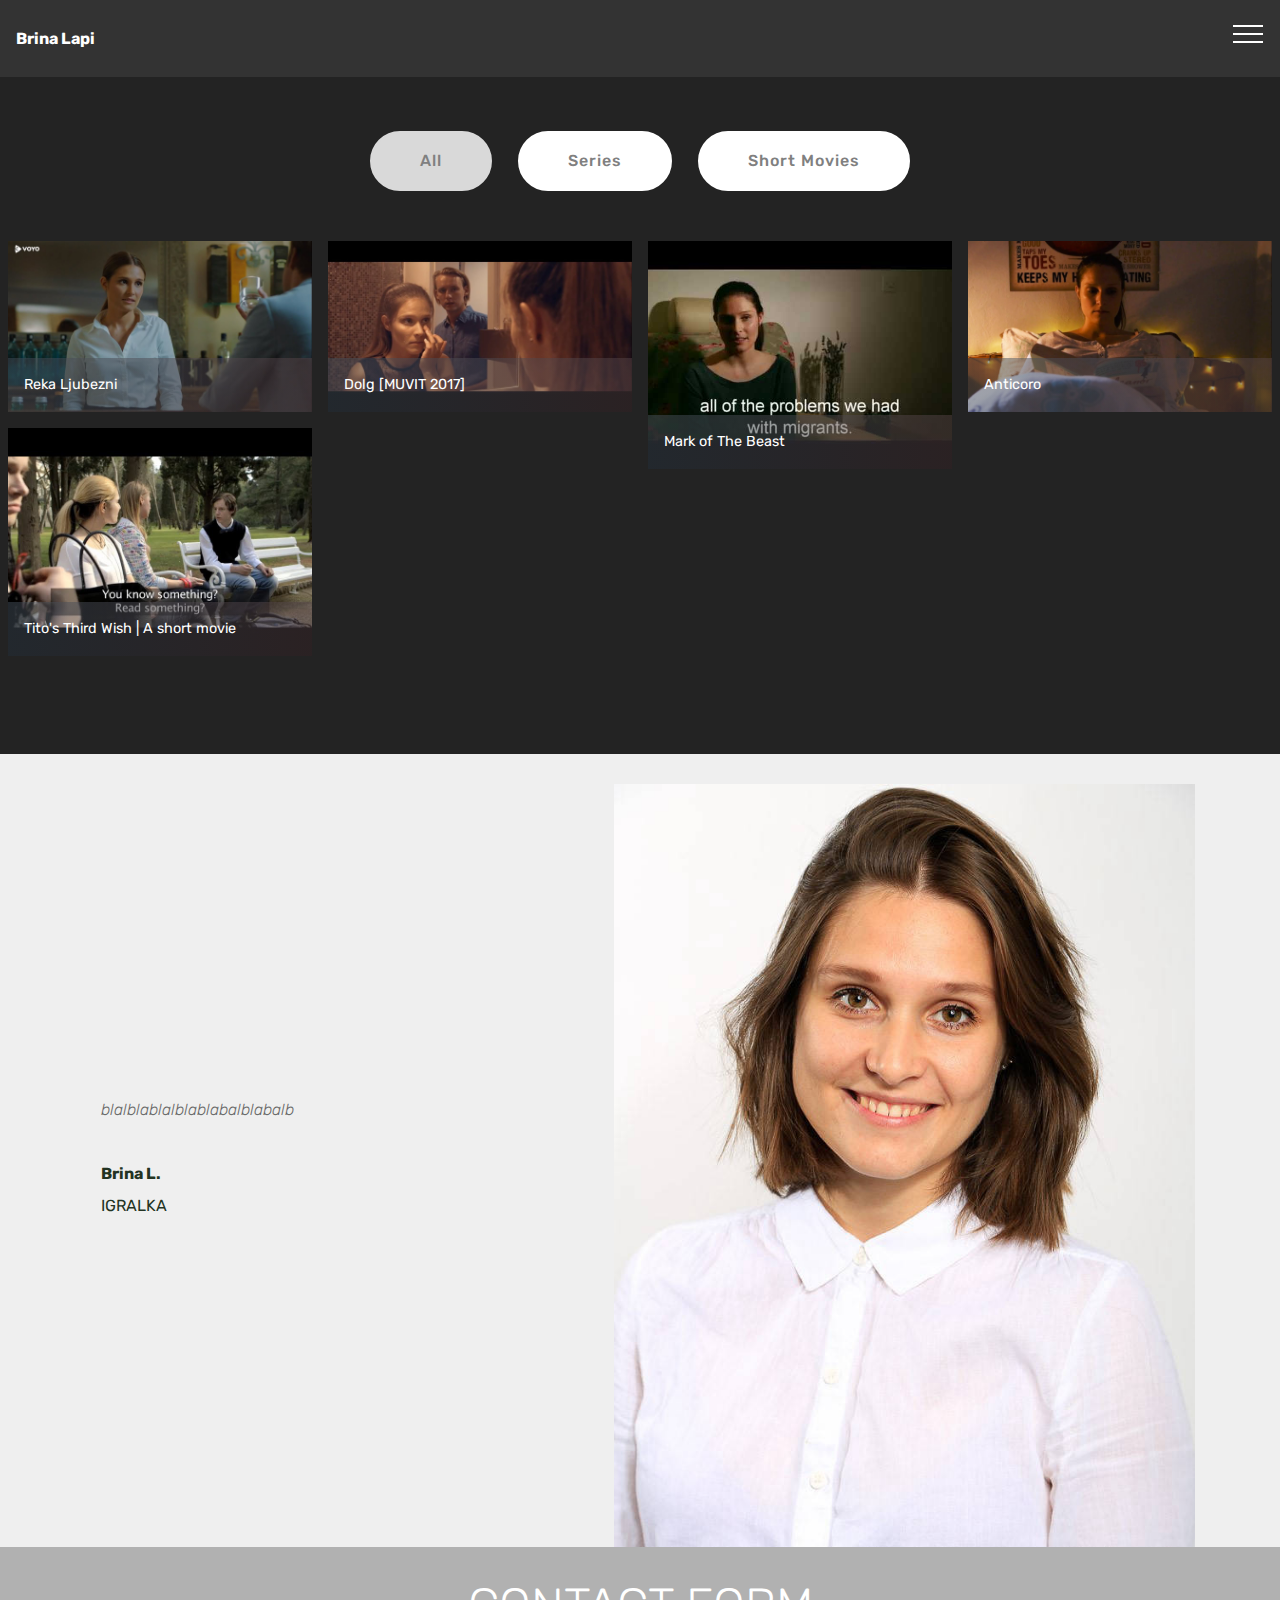
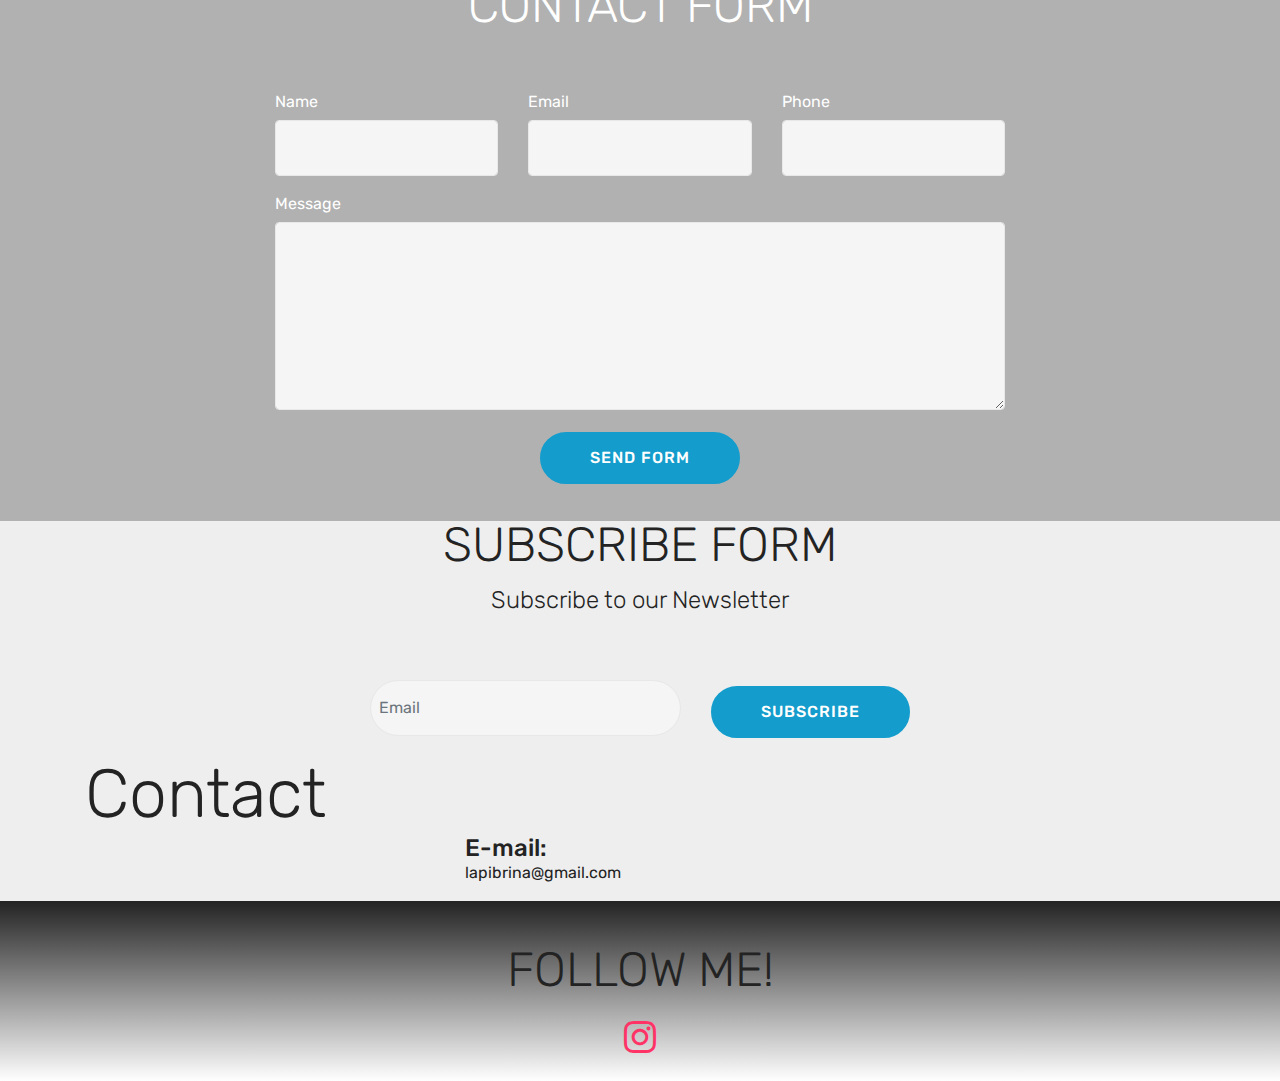
<file: index.html>
<!DOCTYPE html>
<html  >
<head>
  <!-- Site made with Mobirise Website Builder v4.9.7, https://mobirise.com -->
  <meta charset="UTF-8">
  <meta http-equiv="X-UA-Compatible" content="IE=edge">
  <meta name="generator" content="Mobirise v4.9.7, mobirise.com">
  <meta name="viewport" content="width=device-width, initial-scale=1, minimum-scale=1">
  <link rel="shortcut icon" href="assets/images/logo2.png" type="image/x-icon">
  <meta name="description" content="">
  
  <title>Home</title>
  <link rel="stylesheet" href="assets/web/assets/mobirise-icons/mobirise-icons.css">
  <link rel="stylesheet" href="assets/tether/tether.min.css">
  <link rel="stylesheet" href="assets/bootstrap/css/bootstrap.min.css">
  <link rel="stylesheet" href="assets/bootstrap/css/bootstrap-grid.min.css">
  <link rel="stylesheet" href="assets/bootstrap/css/bootstrap-reboot.min.css">
  <link rel="stylesheet" href="assets/dropdown/css/style.css">
  <link rel="stylesheet" href="assets/socicon/css/styles.css">
  <link rel="stylesheet" href="assets/theme/css/style.css">
  <link rel="stylesheet" href="assets/gallery/style.css">
  <link rel="stylesheet" href="assets/mobirise/css/mbr-additional.css" type="text/css">
  
  
  
</head>
<body>
  <section class="menu cid-roXaPu7ON1" once="menu" id="menu1-5">

    

    <nav class="navbar navbar-expand beta-menu navbar-dropdown align-items-center navbar-fixed-top collapsed">
        <button class="navbar-toggler navbar-toggler-right" type="button" data-toggle="collapse" data-target="#navbarSupportedContent" aria-controls="navbarSupportedContent" aria-expanded="false" aria-label="Toggle navigation">
            <div class="hamburger">
                <span></span>
                <span></span>
                <span></span>
                <span></span>
            </div>
        </button>
        <div class="menu-logo">
            <div class="navbar-brand">
                
                <span class="navbar-caption-wrap"><a class="navbar-caption text-white display-4" href="https://mobirise.co">
                        Brina Lapi</a></span>
            </div>
        </div>
        <div class="collapse navbar-collapse" id="navbarSupportedContent">
            
            
        </div>
    </nav>
</section>

<section class="engine"><a href="https://mobirise.info/p">website templates free download</a></section><section class="mbr-gallery mbr-slider-carousel cid-roXfm4MJ2J" id="gallery2-n">

    

    <div>
        <div><!-- Filter --><div class="mbr-gallery-filter container gallery-filter-active"><ul buttons="0"><li class="mbr-gallery-filter-all"><a class="btn btn-md btn-white active display-7" href="">All</a></li></ul></div><!-- Gallery --><div class="mbr-gallery-row"><div class="mbr-gallery-layout-default"><div><div><div class="mbr-gallery-item mbr-gallery-item--p1 video-slide" data-video-url="https://www.youtube.com/watch?v=w37PEcP3rlk" data-tags="Series"><div href="#lb-gallery2-n" data-slide-to="0" data-toggle="modal"><div></div><img alt="" src="assets/images/mobirise2019328-189502019-3-0-19-52-8.jpg"><span class="icon-video"></span><span class="mbr-gallery-title mbr-fonts-style display-7">Reka Ljubezni</span></div></div><div class="mbr-gallery-item mbr-gallery-item--p1 video-slide" data-video-url="https://www.youtube.com/watch?v=HNUWv98dvk0" data-tags="Short Movies"><div href="#lb-gallery2-n" data-slide-to="1" data-toggle="modal"><div></div><img alt="" src="assets/images/mobirise2019328-189502019-3-0-19-52-47.jpg"><span class="icon-video"></span><span class="mbr-gallery-title mbr-fonts-style display-7">Dolg [MUVIT 2017]</span></div></div><div class="mbr-gallery-item mbr-gallery-item--p1 video-slide" data-video-url="https://www.youtube.com/watch?v=wOdSLQTeQhE&amp;t=1s" data-tags="Short Movies"><div href="#lb-gallery2-n" data-slide-to="2" data-toggle="modal"><div></div><img alt="" src="assets/images/mobirise2019328-189502019-3-0-19-54-16.jpg"><span class="icon-video"></span><span class="mbr-gallery-title mbr-fonts-style display-7">Mark of The Beast</span></div></div><div class="mbr-gallery-item mbr-gallery-item--p1 video-slide" data-video-url="https://www.youtube.com/watch?v=gDSAxxVKnK0" data-tags="Short Movies"><div href="#lb-gallery2-n" data-slide-to="3" data-toggle="modal"><div></div><img alt="" src="assets/images/mobirise2019328-189502019-3-0-19-55-4.jpg"><span class="icon-video"></span><span class="mbr-gallery-title mbr-fonts-style display-7">Anticoro</span></div></div><div class="mbr-gallery-item mbr-gallery-item--p1 video-slide" data-video-url="https://www.youtube.com/watch?v=omGNGXEK218" data-tags="Short Movies"><div href="#lb-gallery2-n" data-slide-to="4" data-toggle="modal"><div></div><img alt="" src="assets/images/mobirise2019328-189502019-3-0-19-57-14.jpg"><span class="icon-video"></span><span class="mbr-gallery-title mbr-fonts-style display-7">Tito's Third Wish | A short movie<br></span></div></div></div></div><div class="clearfix"></div></div></div><!-- Lightbox --><div data-app-prevent-settings="" class="mbr-slider modal fade carousel slide" tabindex="-1" data-keyboard="true" data-interval="false" id="lb-gallery2-n"><div class="modal-dialog"><div class="modal-content"><div class="modal-body"><div class="carousel-inner"><div class="carousel-item video-container"><img src="assets/images/background1.jpg" alt="" title=""></div><div class="carousel-item video-container"><img src="assets/images/background2.jpg" alt="" title=""></div><div class="carousel-item video-container"><img src="assets/images/background3.jpg" alt="" title=""></div><div class="carousel-item active video-container"><img src="assets/images/mbr-1920x1280.jpg" alt="" title=""></div><div class="carousel-item video-container"><img src="assets/images/background4.jpg" alt="" title=""></div></div><a class="carousel-control carousel-control-prev" role="button" data-slide="prev" href="#lb-gallery2-n"><span class="mbri-left mbr-iconfont" aria-hidden="true"></span><span class="sr-only">Previous</span></a><a class="carousel-control carousel-control-next" role="button" data-slide="next" href="#lb-gallery2-n"><span class="mbri-right mbr-iconfont" aria-hidden="true"></span><span class="sr-only">Next</span></a><a class="close" href="#" role="button" data-dismiss="modal"><span class="sr-only">Close</span></a></div></div></div></div></div>
    </div>

</section>

<section class="testimonials3 cid-roXroTMdMZ" id="testimonials3-t">

    

    

    <div class="container">
        <div class="media-container-row">
            <div class="media-content px-3 align-self-center mbr-white py-2">
                <p class="mbr-text testimonial-text mbr-fonts-style display-7">
                   blalblablalblablabalblabalb</p>
                <p class="mbr-author-name pt-4 mb-2 mbr-fonts-style display-7">
                   Brina L.</p>
                <p class="mbr-author-desc mbr-fonts-style display-7">IGRALKA</p>
            </div>

            <div class="mbr-figure pl-lg-5" style="width: 130%;">
              <img src="assets/images/29141-2018-09-29141-1-2-683x897.jpg" alt="" title="">
            </div>
        </div>
    </div>
</section>

<section class="mbr-section form1 cid-roXjIU6Unt mbr-parallax-background" id="form1-p">

    

    <div class="mbr-overlay" style="opacity: 0.9; background-color: rgb(193, 193, 193);">
    </div>
    <div class="container">
        <div class="row justify-content-center">
            <div class="title col-12 col-lg-8">
                <h2 class="mbr-section-title align-center pb-3 mbr-fonts-style display-2">
                    CONTACT FORM
                </h2>
                
            </div>
        </div>
    </div>
    <div class="container">
        <div class="row justify-content-center">
            <div class="media-container-column col-lg-8" data-form-type="formoid">
                <!---Formbuilder Form--->
                <form action="https://mobirise.com/" method="POST" class="mbr-form form-with-styler" data-form-title="Mobirise Form"><input type="hidden" name="email" data-form-email="true" value="u2g10nhRMPYo80Fh1Bci0CBno9Z37IHCe1CguULWy1ar1LpHjywN1L06eH62tew/9bspS9aGsnkBH/YvdUEfGS1VAIlQWW7+eEseWe6WTOkrqv/HsYdF4erHz4qBQFKu">
                    <div class="row row-sm-offset">
                        <div hidden="hidden" data-form-alert="" class="alert alert-success col-12">Thanks for filling out the form!</div>
                        <div hidden="hidden" data-form-alert-danger="" class="alert alert-danger col-12">
                        </div>
                    </div>
                    <div class="dragArea row row-sm-offset">
                        <div class="col-md-4  form-group" data-for="name">
                            <label for="name-form1-p" class="form-control-label mbr-fonts-style display-7">Name</label>
                            <input type="text" name="name" data-form-field="Name" required="required" class="form-control display-7" id="name-form1-p">
                        </div>
                        <div class="col-md-4  form-group" data-for="email">
                            <label for="email-form1-p" class="form-control-label mbr-fonts-style display-7">Email</label>
                            <input type="email" name="email" data-form-field="Email" required="required" class="form-control display-7" id="email-form1-p">
                        </div>
                        <div data-for="phone" class="col-md-4  form-group">
                            <label for="phone-form1-p" class="form-control-label mbr-fonts-style display-7">Phone</label>
                            <input type="tel" name="phone" data-form-field="Phone" class="form-control display-7" id="phone-form1-p">
                        </div>
                        <div data-for="message" class="col-md-12 form-group">
                            <label for="message-form1-p" class="form-control-label mbr-fonts-style display-7">Message</label>
                            <textarea name="message" data-form-field="Message" class="form-control display-7" id="message-form1-p"></textarea>
                        </div>
                        <div class="col-md-12 input-group-btn align-center">
                            <button type="submit" class="btn btn-primary btn-form display-4">SEND FORM</button>
                        </div>
                    </div>
                </form><!---Formbuilder Form--->
            </div>
        </div>
    </div>
</section>

<section class="mbr-section form3 cid-roXjIzA8Qf" id="form3-o">

    

    

    <div class="container">
        <div class="row justify-content-center">
            <div class="title col-12 col-lg-8">
                <h2 class="align-center pb-2 mbr-fonts-style display-2">
                    SUBSCRIBE FORM
                </h2>
                <h3 class="mbr-section-subtitle align-center pb-5 mbr-light mbr-fonts-style display-5">
                    Subscribe to our Newsletter
                </h3>
            </div>
        </div>

        <div class="row py-2 justify-content-center">
            <div class="col-12 col-lg-6  col-md-8 " data-form-type="formoid">
                <!---Formbuilder Form--->
                <form action="https://mobirise.com/" method="POST" class="mbr-form form-with-styler" data-form-title="Mobirise Form"><input type="hidden" name="email" data-form-email="true" value="6iXRfP0PEqsY4kvYtL57oLoXxUgPhhtD85qHRWJ/qeFnpWmh0dmCBcMHjAg3x2YG6ievKwW6ALJZEYL72+8uIhqD1d+x4EHvatW89IHXd9/QBm6mxGsimyFf13rS2xR6">
                    <div class="row">
                        <div hidden="hidden" data-form-alert="" class="alert alert-success col-12">Thanks for filling out the form!</div>
                        <div hidden="hidden" data-form-alert-danger="" class="alert alert-danger col-12">
                        </div>
                    </div>
                    <div class="dragArea row">
                        <div class="form-group col" data-for="email">
                            <input type="email" name="email" placeholder="Email" data-form-field="Email" required="required" class="form-control display-7" id="email-form3-o">
                        </div>
                        <div class="col-auto input-group-btn">
                            <button type="submit" class="btn btn-primary  display-4">SUBSCRIBE</button>
                        </div>
                    </div>
                </form><!---Formbuilder Form--->
            </div>
        </div>
    </div>
</section>

<section class="mbr-section contacts2 cid-roXjKQ36eL" id="contacts2-q">
    <!---->
    
    <!---->
    <!--Overlay-->
    
    <!--Container-->
    <div class="container">
        <div class="row">
            <!--Titles-->
            <div class="title col-12">
                <h2 class="align-left mbr-fonts-style display-1">Contact</h2>
                
            </div>
            <div class="col-12">
                <div class="row justify-content-center">
                    
                    
                    <div class="col-12 col-md-4">
                        <div class="b b-mail">
                            <h5 class="align-left mbr-fonts-style m-0 display-5">
                                E-mail:
                            </h5>
                            <p class="mbr-text align-left mbr-fonts-style display-7">
                                lapibrina@gmail.com</p>
                        </div>
                    </div>
                </div>
            </div>
        </div>
    </div>
</section>

<section class="cid-roXk3rDXGg" id="social-buttons2-s">

    

    

    <div class="container">
        <div class="media-container-row">
            <div class="col-md-8 align-center">
                <h2 class="pb-3 mbr-fonts-style display-2">
                    FOLLOW ME!
                </h2>
                <div class="social-list pl-0 mb-0">
                    <a href="https://www.instagram.com/brina.lapi/" target="_blank">
                        <span class="px-2 mbr-iconfont mbr-iconfont-social socicon-instagram socicon"></span>
                    </a>
                    <a href="https://www.facebook.com/pages/Mobirise/1616226671953247" target="_blank">
                        
                    </a>
                    <a href="https://instagram.com/mobirise" target="_blank">
                        
                    </a>
                    <a href="https://www.youtube.com/c/mobirise" target="_blank">
                        
                    </a>
                    <a href="https://plus.google.com/u/0/+Mobirise" target="_blank">
                        
                    </a>
                    <a href="https://www.behance.net/Mobirise" target="_blank">
                        
                    </a>
                </div>
            </div>
        </div>
    </div>
</section>


  <script src="assets/web/assets/jquery/jquery.min.js"></script>
  <script src="assets/popper/popper.min.js"></script>
  <script src="assets/tether/tether.min.js"></script>
  <script src="assets/bootstrap/js/bootstrap.min.js"></script>
  <script src="assets/smoothscroll/smooth-scroll.js"></script>
  <script src="assets/dropdown/js/script.min.js"></script>
  <script src="assets/touchswipe/jquery.touch-swipe.min.js"></script>
  <script src="assets/masonry/masonry.pkgd.min.js"></script>
  <script src="assets/imagesloaded/imagesloaded.pkgd.min.js"></script>
  <script src="assets/bootstrapcarouselswipe/bootstrap-carousel-swipe.js"></script>
  <script src="assets/vimeoplayer/jquery.mb.vimeo_player.js"></script>
  <script src="assets/sociallikes/social-likes.js"></script>
  <script src="assets/parallax/jarallax.min.js"></script>
  <script src="assets/theme/js/script.js"></script>
  <script src="assets/slidervideo/script.js"></script>
  <script src="assets/gallery/player.min.js"></script>
  <script src="assets/gallery/script.js"></script>
  <script src="assets/formoid/formoid.min.js"></script>
  
  
</body>
</html>
</file>
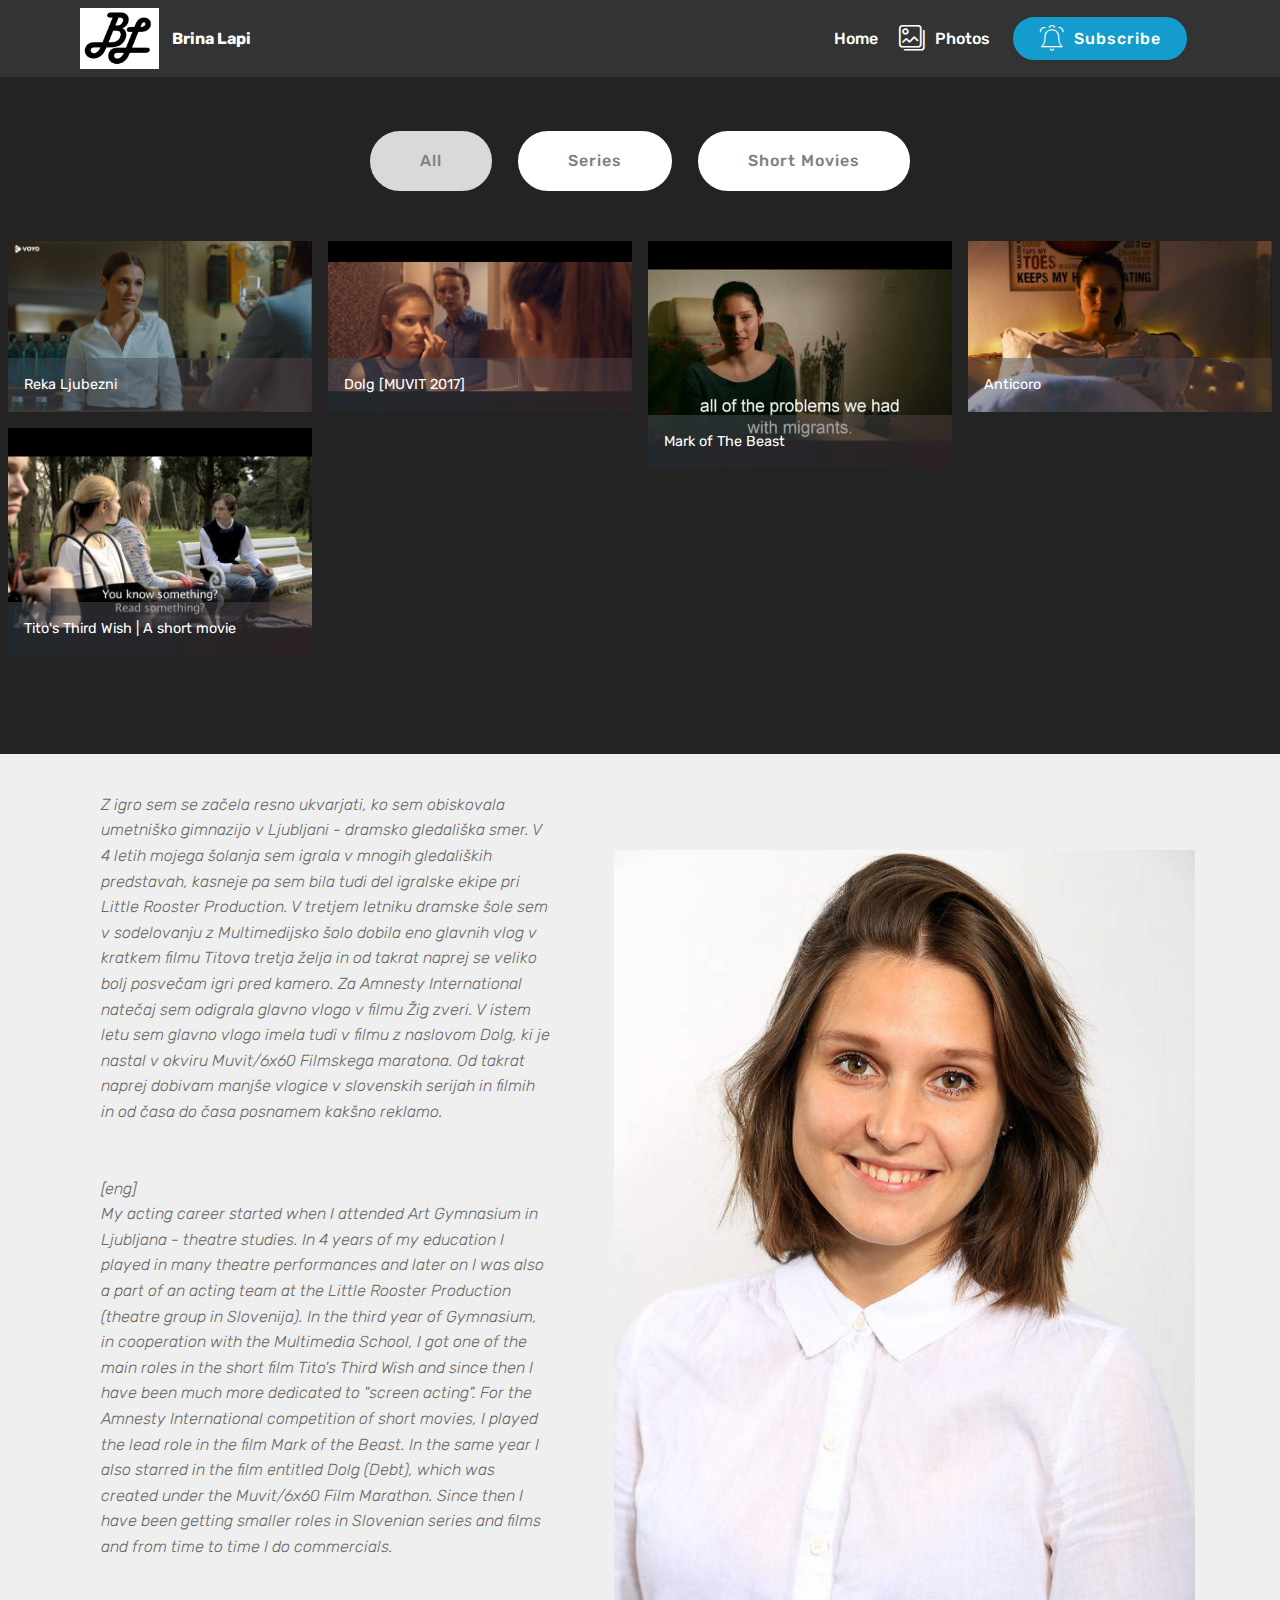
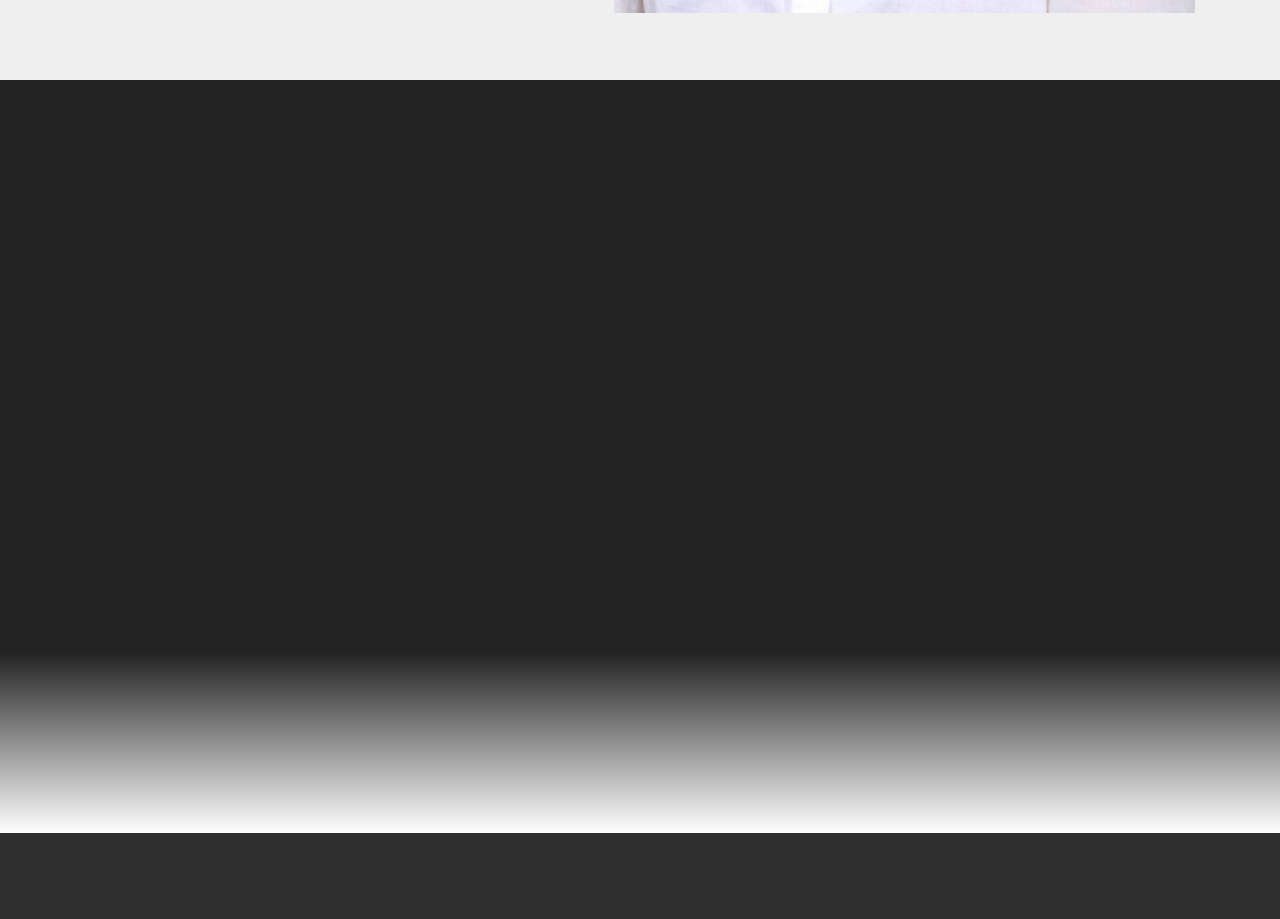
<file: home.html>
<!DOCTYPE html>
<html  >
<head>
  <!-- Site made with Mobirise Website Builder v4.9.7, https://mobirise.com -->
  <meta charset="UTF-8">
  <meta http-equiv="X-UA-Compatible" content="IE=edge">
  <meta name="generator" content="Mobirise v4.9.7, mobirise.com">
  <meta name="viewport" content="width=device-width, initial-scale=1, minimum-scale=1">
  <link rel="shortcut icon" href="assets/images/bl-122x94.png" type="image/x-icon">
  <meta name="description" content="">
  
  <title>Home / Domov</title>
  <link rel="stylesheet" href="assets/web/assets/mobirise-icons-bold/mobirise-icons-bold.css">
  <link rel="stylesheet" href="assets/web/assets/mobirise-icons/mobirise-icons.css">
  <link rel="stylesheet" href="assets/tether/tether.min.css">
  <link rel="stylesheet" href="assets/bootstrap/css/bootstrap.min.css">
  <link rel="stylesheet" href="assets/bootstrap/css/bootstrap-grid.min.css">
  <link rel="stylesheet" href="assets/bootstrap/css/bootstrap-reboot.min.css">
  <link rel="stylesheet" href="assets/dropdown/css/style.css">
  <link rel="stylesheet" href="assets/animatecss/animate.min.css">
  <link rel="stylesheet" href="assets/socicon/css/styles.css">
  <link rel="stylesheet" href="assets/theme/css/style.css">
  <link rel="stylesheet" href="assets/gallery/style.css">
  <link rel="stylesheet" href="assets/mobirise/css/mbr-additional.css" type="text/css">
  
  
  
</head>
<body>
  <section class="menu cid-roXaPu7ON1" once="menu" id="menu1-5">

    

    <nav class="navbar navbar-expand beta-menu navbar-dropdown align-items-center navbar-fixed-top navbar-toggleable-sm">
        <button class="navbar-toggler navbar-toggler-right" type="button" data-toggle="collapse" data-target="#navbarSupportedContent" aria-controls="navbarSupportedContent" aria-expanded="false" aria-label="Toggle navigation">
            <div class="hamburger">
                <span></span>
                <span></span>
                <span></span>
                <span></span>
            </div>
        </button>
        <div class="menu-logo">
            <div class="navbar-brand">
                <span class="navbar-logo">
                    <a href="home.html">
                         <img src="assets/images/bl-122x94.png" alt="Mobirise" title="" style="height: 3.8rem;">
                    </a>
                </span>
                <span class="navbar-caption-wrap"><a class="navbar-caption text-white display-4" href="home.html">
                        Brina Lapi</a></span>
            </div>
        </div>
        <div class="collapse navbar-collapse" id="navbarSupportedContent">
            <ul class="navbar-nav nav-dropdown" data-app-modern-menu="true"><li class="nav-item">
                    <a class="nav-link link text-white display-4" href="home.html">
                        
                        Home</a>
                </li>
                <li class="nav-item">
                    <a class="nav-link link text-white display-4" href="photos.html"><span class="mbrib-photos mbr-iconfont mbr-iconfont-btn"></span>
                        
                        Photos</a>
                </li></ul>
            <div class="navbar-buttons mbr-section-btn"><a class="btn btn-sm btn-primary display-4" href="subscribe.html"><span class="mbri-alert mbr-iconfont mbr-iconfont-btn"></span>
                    
                    Subscribe</a></div>
        </div>
    </nav>
</section>

<section class="engine"><a href="https://mobirise.info/c">site builder</a></section><section class="mbr-gallery mbr-slider-carousel cid-roXfm4MJ2J" id="gallery2-n">

    

    <div>
        <div><!-- Filter --><div class="mbr-gallery-filter container gallery-filter-active"><ul buttons="0"><li class="mbr-gallery-filter-all"><a class="btn btn-md btn-white active display-7" href="">All</a></li></ul></div><!-- Gallery --><div class="mbr-gallery-row"><div class="mbr-gallery-layout-default"><div><div><div class="mbr-gallery-item mbr-gallery-item--p1 video-slide" data-video-url="https://www.youtube.com/watch?v=w37PEcP3rlk" data-tags="Series"><div href="#lb-gallery2-n" data-slide-to="0" data-toggle="modal"><div></div><img alt="" src="assets/images/mobirise2019328-189502019-3-0-19-52-8.jpg"><span class="icon-video"></span><span class="mbr-gallery-title mbr-fonts-style display-7">Reka Ljubezni</span></div></div><div class="mbr-gallery-item mbr-gallery-item--p1 video-slide" data-video-url="https://www.youtube.com/watch?v=HNUWv98dvk0" data-tags="Short Movies"><div href="#lb-gallery2-n" data-slide-to="1" data-toggle="modal"><div></div><img alt="" src="assets/images/mobirise2019328-189502019-3-0-19-52-47.jpg"><span class="icon-video"></span><span class="mbr-gallery-title mbr-fonts-style display-7">Dolg [MUVIT 2017]</span></div></div><div class="mbr-gallery-item mbr-gallery-item--p1 video-slide" data-video-url="https://www.youtube.com/watch?v=wOdSLQTeQhE&amp;t=1s" data-tags="Short Movies"><div href="#lb-gallery2-n" data-slide-to="2" data-toggle="modal"><div></div><img alt="" src="assets/images/mobirise2019328-189502019-3-0-19-54-16.jpg"><span class="icon-video"></span><span class="mbr-gallery-title mbr-fonts-style display-7">Mark of The Beast</span></div></div><div class="mbr-gallery-item mbr-gallery-item--p1 video-slide" data-video-url="https://www.youtube.com/watch?v=gDSAxxVKnK0" data-tags="Short Movies"><div href="#lb-gallery2-n" data-slide-to="3" data-toggle="modal"><div></div><img alt="" src="assets/images/mobirise2019328-189502019-3-0-19-55-4.jpg"><span class="icon-video"></span><span class="mbr-gallery-title mbr-fonts-style display-7">Anticoro</span></div></div><div class="mbr-gallery-item mbr-gallery-item--p1 video-slide" data-video-url="https://www.youtube.com/watch?v=omGNGXEK218" data-tags="Short Movies"><div href="#lb-gallery2-n" data-slide-to="4" data-toggle="modal"><div></div><img alt="" src="assets/images/mobirise2019328-189502019-3-0-19-57-14.jpg"><span class="icon-video"></span><span class="mbr-gallery-title mbr-fonts-style display-7">Tito's Third Wish | A short movie<br></span></div></div></div></div><div class="clearfix"></div></div></div><!-- Lightbox --><div data-app-prevent-settings="" class="mbr-slider modal fade carousel slide" tabindex="-1" data-keyboard="true" data-interval="false" id="lb-gallery2-n"><div class="modal-dialog"><div class="modal-content"><div class="modal-body"><div class="carousel-inner"><div class="carousel-item video-container"><img src="assets/images/background1.jpg" alt="" title=""></div><div class="carousel-item video-container"><img src="assets/images/background2.jpg" alt="" title=""></div><div class="carousel-item video-container"><img src="assets/images/background3.jpg" alt="" title=""></div><div class="carousel-item active video-container"><img src="assets/images/mbr-1920x1280.jpg" alt="" title=""></div><div class="carousel-item video-container"><img src="assets/images/background4.jpg" alt="" title=""></div></div><a class="carousel-control carousel-control-prev" role="button" data-slide="prev" href="#lb-gallery2-n"><span class="mbri-left mbr-iconfont" aria-hidden="true"></span><span class="sr-only">Previous</span></a><a class="carousel-control carousel-control-next" role="button" data-slide="next" href="#lb-gallery2-n"><span class="mbri-right mbr-iconfont" aria-hidden="true"></span><span class="sr-only">Next</span></a><a class="close" href="#" role="button" data-dismiss="modal"><span class="sr-only">Close</span></a></div></div></div></div></div>
    </div>

</section>

<section class="testimonials3 cid-roXroTMdMZ" id="testimonials3-t">

    

    

    <div class="container">
        <div class="media-container-row">
            <div class="media-content px-3 align-self-center mbr-white py-2">
                <p class="mbr-text testimonial-text mbr-fonts-style display-7">Z igro sem se začela resno ukvarjati, ko sem obiskovala umetniško gimnazijo v Ljubljani - dramsko gledališka smer. V 4 letih mojega šolanja sem igrala v mnogih gledaliških predstavah, kasneje pa sem bila tudi del igralske ekipe pri Little Rooster Production. V tretjem letniku dramske šole sem v sodelovanju z Multimedijsko šolo dobila eno glavnih vlog v kratkem filmu Titova tretja želja in od takrat naprej se veliko bolj posvečam igri pred kamero. Za Amnesty International natečaj sem odigrala glavno vlogo v filmu Žig zveri. V istem letu sem glavno vlogo imela tudi v filmu z naslovom Dolg, ki je nastal v okviru Muvit/6x60 Filmskega maratona. Od takrat naprej dobivam manjše vlogice v slovenskih serijah in filmih in od časa do časa posnamem kakšno reklamo.
<br>
<br>
<br>[eng]
<br>My acting career started when I attended Art Gymnasium in Ljubljana - theatre studies. In 4 years of my education I played in many theatre performances and later on I was also a part of an acting team at the Little Rooster Production (theatre group in Slovenija). In the third year of Gymnasium, in cooperation with the Multimedia School, I got one of the main roles in the short film Tito's Third Wish and since then I have been much more dedicated to "screen acting". For the Amnesty International competition of short movies, I played the lead role in the film Mark of the Beast. In the same year I also starred in the film entitled Dolg (Debt), which was created under the Muvit/6x60 Film Marathon. Since then I have been getting smaller roles in Slovenian series and films and from time to time I do commercials.</p>
                <p class="mbr-author-name pt-4 mb-2 mbr-fonts-style display-7">
                   Brina L.<br></p>
                <p class="mbr-author-desc mbr-fonts-style display-7">IGRALKA / ACTRESS</p>
            </div>

            <div class="mbr-figure pl-lg-5" style="width: 130%;">
              <img src="assets/images/29141-2018-09-29141-1-2-683x897.jpg" alt="" title="">
            </div>
        </div>
    </div>
</section>

<section class="mbr-section form1 cid-roXjIU6Unt" id="form1-p">

    

    
    <div class="container">
        <div class="row justify-content-center">
            <div class="title col-12 col-lg-8">
                <h2 class="mbr-section-title align-center pb-3 mbr-fonts-style display-2">
                    CONTACT FORM
                </h2>
                
            </div>
        </div>
    </div>
    <div class="container">
        <div class="row justify-content-center">
            <div class="media-container-column col-lg-8" data-form-type="formoid">
                <!---Formbuilder Form--->
                <form action="https://mobirise.com/" method="POST" class="mbr-form form-with-styler" data-form-title="Mobirise Form"><input type="hidden" name="email" data-form-email="true" value="AlNDlli8Qzh5G27mgLyZmuBN7+nCCbnencA7zaFfUrctHMak4GaFt7q8LI5oUmZ1V6kF3MUvpY+jruu48mhQNv+5dIlZyvCzyCisQ6INF04xCMlokUBnNlRTU/BZCuhQ">
                    <div class="row row-sm-offset">
                        <div hidden="hidden" data-form-alert="" class="alert alert-success col-12">Thanks for filling out the form!</div>
                        <div hidden="hidden" data-form-alert-danger="" class="alert alert-danger col-12">
                        </div>
                    </div>
                    <div class="dragArea row row-sm-offset">
                        <div class="col-md-4  form-group" data-for="name">
                            <label for="name-form1-p" class="form-control-label mbr-fonts-style display-7">Name</label>
                            <input type="text" name="name" data-form-field="Name" required="required" class="form-control display-7" id="name-form1-p">
                        </div>
                        <div class="col-md-4  form-group" data-for="email">
                            <label for="email-form1-p" class="form-control-label mbr-fonts-style display-7">Email</label>
                            <input type="email" name="email" data-form-field="Email" required="required" class="form-control display-7" id="email-form1-p">
                        </div>
                        <div data-for="phone" class="col-md-4  form-group">
                            <label for="phone-form1-p" class="form-control-label mbr-fonts-style display-7">Phone</label>
                            <input type="tel" name="phone" data-form-field="Phone" class="form-control display-7" id="phone-form1-p">
                        </div>
                        <div data-for="message" class="col-md-12 form-group">
                            <label for="message-form1-p" class="form-control-label mbr-fonts-style display-7">Message</label>
                            <textarea name="message" data-form-field="Message" class="form-control display-7" id="message-form1-p"></textarea>
                        </div>
                        <div class="col-md-12 input-group-btn align-center">
                            <button type="submit" class="btn btn-primary btn-form display-4">SEND FORM</button>
                        </div>
                    </div>
                </form><!---Formbuilder Form--->
            </div>
        </div>
    </div>
</section>

<section class="cid-roXk3rDXGg" id="social-buttons2-s">

    

    

    <div class="container">
        <div class="media-container-row">
            <div class="col-md-8 align-center">
                <h2 class="pb-3 mbr-fonts-style display-2">
                    FOLLOW ME!
                </h2>
                <div class="social-list pl-0 mb-0">
                    <a href="https://www.instagram.com/brina.lapi/" target="_blank">
                        <span class="px-2 mbr-iconfont mbr-iconfont-social socicon-instagram socicon"></span>
                    </a>
                    <a href="https://www.facebook.com/pages/Mobirise/1616226671953247" target="_blank">
                        
                    </a>
                    <a href="https://instagram.com/mobirise" target="_blank">
                        
                    </a>
                    <a href="https://www.youtube.com/c/mobirise" target="_blank">
                        
                    </a>
                    <a href="https://plus.google.com/u/0/+Mobirise" target="_blank">
                        
                    </a>
                    <a href="https://www.behance.net/Mobirise" target="_blank">
                        
                    </a>
                </div>
            </div>
        </div>
    </div>
</section>

<section once="footers" class="cid-roXGVTsyLc" id="footer6-w">

    

    

    <div class="container">
        <div class="media-container-row align-center mbr-white">
            <div class="col-12">
                <p class="mbr-text mb-0 mbr-fonts-style display-7">
                    © Copyright 2019 Brina Lapi - All Rights Reserved
                </p>
            </div>
        </div>
    </div>
</section>


  <script src="assets/web/assets/jquery/jquery.min.js"></script>
  <script src="assets/popper/popper.min.js"></script>
  <script src="assets/tether/tether.min.js"></script>
  <script src="assets/bootstrap/js/bootstrap.min.js"></script>
  <script src="assets/dropdown/js/script.min.js"></script>
  <script src="assets/touchswipe/jquery.touch-swipe.min.js"></script>
  <script src="assets/viewportchecker/jquery.viewportchecker.js"></script>
  <script src="assets/masonry/masonry.pkgd.min.js"></script>
  <script src="assets/imagesloaded/imagesloaded.pkgd.min.js"></script>
  <script src="assets/bootstrapcarouselswipe/bootstrap-carousel-swipe.js"></script>
  <script src="assets/vimeoplayer/jquery.mb.vimeo_player.js"></script>
  <script src="assets/smoothscroll/smooth-scroll.js"></script>
  <script src="assets/sociallikes/social-likes.js"></script>
  <script src="assets/theme/js/script.js"></script>
  <script src="assets/slidervideo/script.js"></script>
  <script src="assets/gallery/player.min.js"></script>
  <script src="assets/gallery/script.js"></script>
  <script src="assets/formoid/formoid.min.js"></script>
  
  
 <div id="scrollToTop" class="scrollToTop mbr-arrow-up"><a style="text-align: center;"><i class="mbr-arrow-up-icon mbr-arrow-up-icon-cm cm-icon cm-icon-smallarrow-up"></i></a></div>
    <input name="animation" type="hidden">
  </body>
</html>
</file>
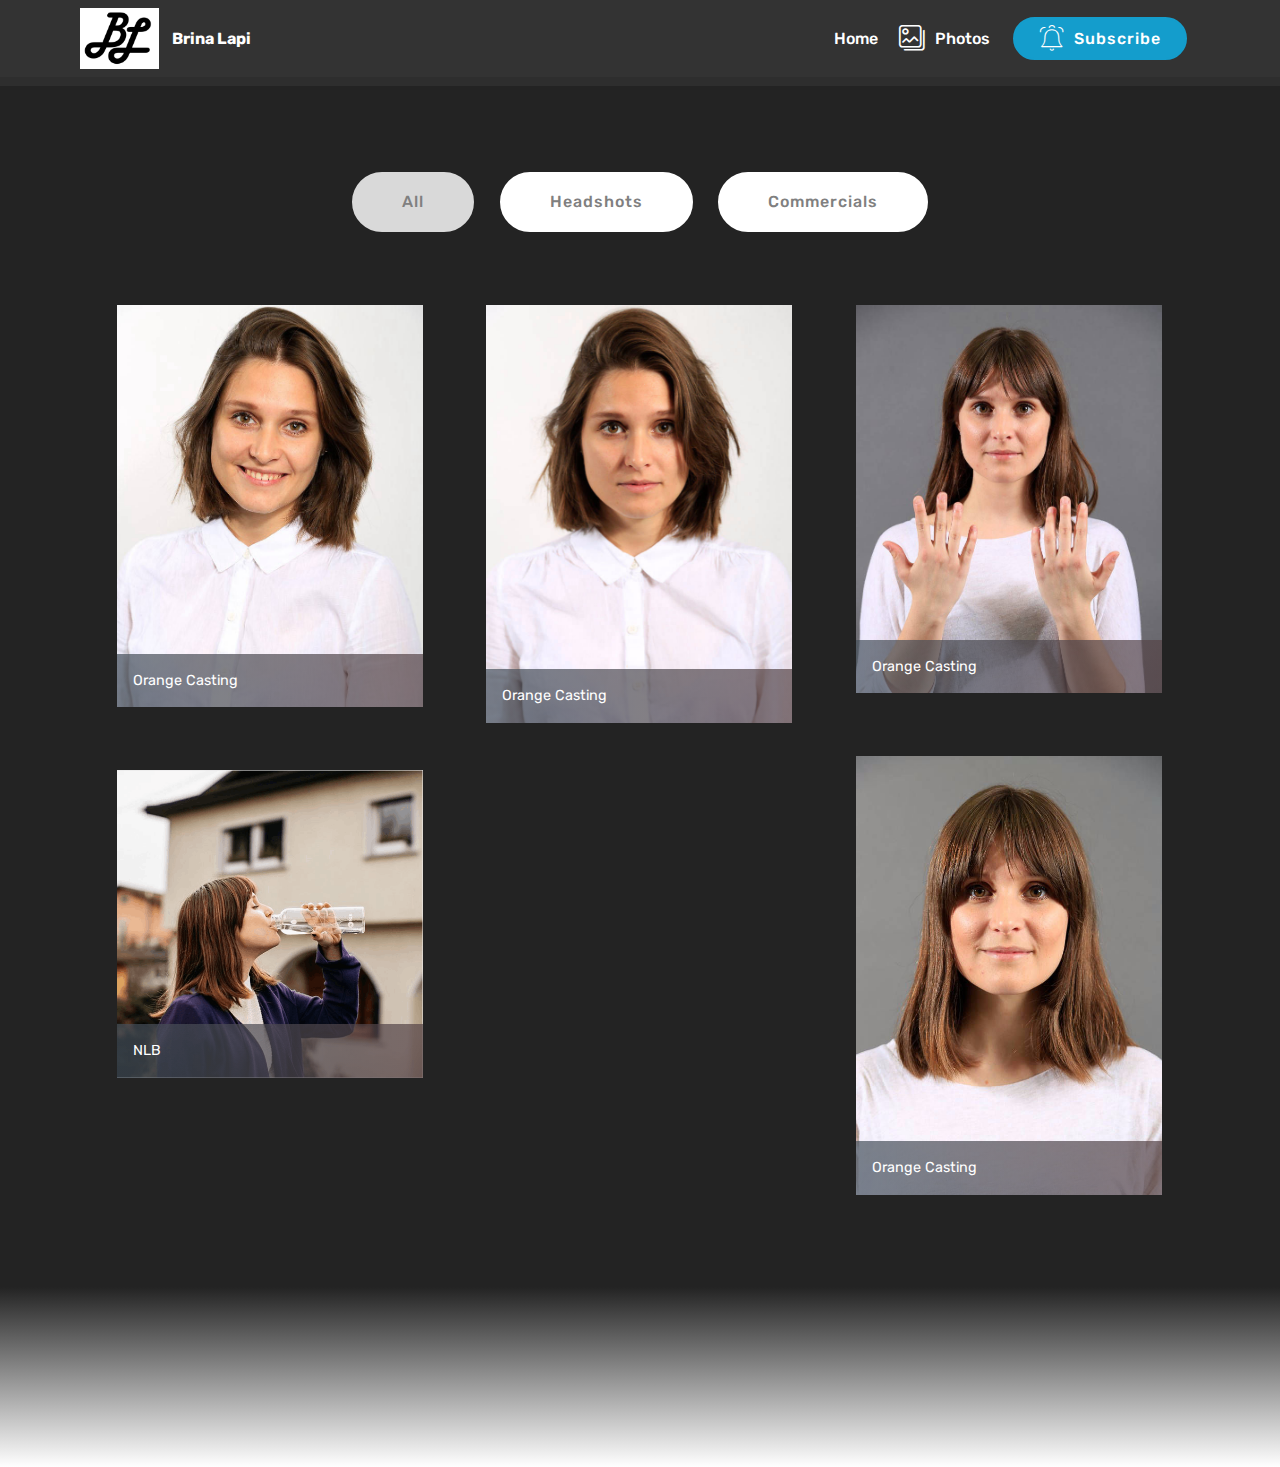
<file: photos.html>
<!DOCTYPE html>
<html  >
<head>
  <!-- Site made with Mobirise Website Builder v4.9.7, https://mobirise.com -->
  <meta charset="UTF-8">
  <meta http-equiv="X-UA-Compatible" content="IE=edge">
  <meta name="generator" content="Mobirise v4.9.7, mobirise.com">
  <meta name="viewport" content="width=device-width, initial-scale=1, minimum-scale=1">
  <link rel="shortcut icon" href="assets/images/bl-122x94.png" type="image/x-icon">
  <meta name="description" content="">
  
  <title>Photos / Slike</title>
  <link rel="stylesheet" href="assets/web/assets/mobirise-icons-bold/mobirise-icons-bold.css">
  <link rel="stylesheet" href="assets/web/assets/mobirise-icons/mobirise-icons.css">
  <link rel="stylesheet" href="assets/tether/tether.min.css">
  <link rel="stylesheet" href="assets/bootstrap/css/bootstrap.min.css">
  <link rel="stylesheet" href="assets/bootstrap/css/bootstrap-grid.min.css">
  <link rel="stylesheet" href="assets/bootstrap/css/bootstrap-reboot.min.css">
  <link rel="stylesheet" href="assets/dropdown/css/style.css">
  <link rel="stylesheet" href="assets/animatecss/animate.min.css">
  <link rel="stylesheet" href="assets/socicon/css/styles.css">
  <link rel="stylesheet" href="assets/theme/css/style.css">
  <link rel="stylesheet" href="assets/gallery/style.css">
  <link rel="stylesheet" href="assets/mobirise/css/mbr-additional.css" type="text/css">
  
  
  
</head>
<body>
  <section class="menu cid-roXaPu7ON1" once="menu" id="menu1-10">

    

    <nav class="navbar navbar-expand beta-menu navbar-dropdown align-items-center navbar-fixed-top navbar-toggleable-sm">
        <button class="navbar-toggler navbar-toggler-right" type="button" data-toggle="collapse" data-target="#navbarSupportedContent" aria-controls="navbarSupportedContent" aria-expanded="false" aria-label="Toggle navigation">
            <div class="hamburger">
                <span></span>
                <span></span>
                <span></span>
                <span></span>
            </div>
        </button>
        <div class="menu-logo">
            <div class="navbar-brand">
                <span class="navbar-logo">
                    <a href="home.html">
                         <img src="assets/images/bl-122x94.png" alt="Mobirise" title="" style="height: 3.8rem;">
                    </a>
                </span>
                <span class="navbar-caption-wrap"><a class="navbar-caption text-white display-4" href="home.html">
                        Brina Lapi</a></span>
            </div>
        </div>
        <div class="collapse navbar-collapse" id="navbarSupportedContent">
            <ul class="navbar-nav nav-dropdown" data-app-modern-menu="true"><li class="nav-item">
                    <a class="nav-link link text-white display-4" href="home.html">
                        
                        Home</a>
                </li>
                <li class="nav-item">
                    <a class="nav-link link text-white display-4" href="photos.html"><span class="mbrib-photos mbr-iconfont mbr-iconfont-btn"></span>
                        
                        Photos</a>
                </li></ul>
            <div class="navbar-buttons mbr-section-btn"><a class="btn btn-sm btn-primary display-4" href="subscribe.html"><span class="mbri-alert mbr-iconfont mbr-iconfont-btn"></span>
                    
                    Subscribe</a></div>
        </div>
    </nav>
</section>

<section class="engine"><a href="https://mobirise.info/w">html5 templates</a></section><section once="footers" class="cid-roXGVTsyLc" id="footer6-11">

    

    

    <div class="container">
        <div class="media-container-row align-center mbr-white">
            <div class="col-12">
                <p class="mbr-text mb-0 mbr-fonts-style display-7">
                    © Copyright 2019 Brina Lapi - All Rights Reserved
                </p>
            </div>
        </div>
    </div>
</section>

<section class="mbr-gallery mbr-slider-carousel cid-roXKyVc6jM" id="gallery2-12">

    

    <div class="container">
        <div><!-- Filter --><div class="mbr-gallery-filter container gallery-filter-active"><ul buttons="0"><li class="mbr-gallery-filter-all"><a class="btn btn-md btn-white active display-7" href="">All</a></li></ul></div><!-- Gallery --><div class="mbr-gallery-row"><div class="mbr-gallery-layout-default"><div><div><div class="mbr-gallery-item mbr-gallery-item--p4" data-video-url="false" data-tags="Headshots"><div href="#lb-gallery2-12" data-slide-to="0" data-toggle="modal"><img src="assets/images/29141-2018-09-29141-1-2-683x897-683x897.jpg" alt="" title=""><span class="icon-focus"></span><span class="mbr-gallery-title mbr-fonts-style display-7">Orange Casting</span></div></div><div class="mbr-gallery-item mbr-gallery-item--p4" data-video-url="false" data-tags="Headshots"><div href="#lb-gallery2-12" data-slide-to="1" data-toggle="modal"><img src="assets/images/68082-2018-09-29141-31-1-683x1024-682x930.jpg" alt="" title=""><span class="icon-focus"></span><span class="mbr-gallery-title mbr-fonts-style display-7">Orange Casting</span></div></div><div class="mbr-gallery-item mbr-gallery-item--p4" data-video-url="false" data-tags="Headshots"><div href="#lb-gallery2-12" data-slide-to="2" data-toggle="modal"><img src="assets/images/29141ds-mlp8227-2-683x866-683x866.jpg" alt="" title=""><span class="icon-focus"></span><span class="mbr-gallery-title mbr-fonts-style display-7">Orange Casting</span></div></div><div class="mbr-gallery-item mbr-gallery-item--p4" data-video-url="false" data-tags="Headshots"><div href="#lb-gallery2-12" data-slide-to="3" data-toggle="modal"><img src="assets/images/29141gs-mlp8218-1-596x928-595x852.jpg" alt="" title=""><span class="icon-focus"></span><span class="mbr-gallery-title mbr-fonts-style display-7">Orange Casting</span></div></div><div class="mbr-gallery-item mbr-gallery-item--p4" data-video-url="false" data-tags="Commercials"><div href="#lb-gallery2-12" data-slide-to="4" data-toggle="modal"><img src="assets/images/sre-597x600-597x600.png" alt="NLB" title="NLB"><span class="icon-focus"></span><span class="mbr-gallery-title mbr-fonts-style display-7">NLB<br></span></div></div></div></div><div class="clearfix"></div></div></div><!-- Lightbox --><div data-app-prevent-settings="" class="mbr-slider modal fade carousel slide" tabindex="-1" data-keyboard="true" data-interval="false" id="lb-gallery2-12"><div class="modal-dialog"><div class="modal-content"><div class="modal-body"><div class="carousel-inner"><div class="carousel-item"><img src="assets/images/29141-2018-09-29141-1-2-683x897.jpg" alt="" title=""></div><div class="carousel-item"><img src="assets/images/68082-2018-09-29141-31-1-683x1024.jpg" alt="" title=""></div><div class="carousel-item"><img src="assets/images/29141ds-mlp8227-2-683x866.jpg" alt="" title=""></div><div class="carousel-item"><img src="assets/images/29141gs-mlp8218-1-596x928.jpg" alt="" title=""></div><div class="carousel-item active"><img src="assets/images/sre-597x600.png" alt="NLB" title="NLB"></div></div><a class="carousel-control carousel-control-prev" role="button" data-slide="prev" href="#lb-gallery2-12"><span class="mbri-left mbr-iconfont" aria-hidden="true"></span><span class="sr-only">Previous</span></a><a class="carousel-control carousel-control-next" role="button" data-slide="next" href="#lb-gallery2-12"><span class="mbri-right mbr-iconfont" aria-hidden="true"></span><span class="sr-only">Next</span></a><a class="close" href="#" role="button" data-dismiss="modal"><span class="sr-only">Close</span></a></div></div></div></div></div>
    </div>

</section>

<section class="cid-roXNgaDXua" id="social-buttons2-18">

    

    

    <div class="container">
        <div class="media-container-row">
            <div class="col-md-8 align-center">
                <h2 class="pb-3 mbr-fonts-style display-2">
                    FOLLOW ME!
                </h2>
                <div class="social-list pl-0 mb-0">
                    <a href="https://www.instagram.com/brina.lapi/" target="_blank">
                        <span class="px-2 mbr-iconfont mbr-iconfont-social socicon-instagram socicon"></span>
                    </a>
                    <a href="https://www.facebook.com/pages/Mobirise/1616226671953247" target="_blank">
                        
                    </a>
                    <a href="https://instagram.com/mobirise" target="_blank">
                        
                    </a>
                    <a href="https://www.youtube.com/c/mobirise" target="_blank">
                        
                    </a>
                    <a href="https://plus.google.com/u/0/+Mobirise" target="_blank">
                        
                    </a>
                    <a href="https://www.behance.net/Mobirise" target="_blank">
                        
                    </a>
                </div>
            </div>
        </div>
    </div>
</section>


  <script src="assets/web/assets/jquery/jquery.min.js"></script>
  <script src="assets/popper/popper.min.js"></script>
  <script src="assets/tether/tether.min.js"></script>
  <script src="assets/bootstrap/js/bootstrap.min.js"></script>
  <script src="assets/dropdown/js/script.min.js"></script>
  <script src="assets/touchswipe/jquery.touch-swipe.min.js"></script>
  <script src="assets/masonry/masonry.pkgd.min.js"></script>
  <script src="assets/imagesloaded/imagesloaded.pkgd.min.js"></script>
  <script src="assets/bootstrapcarouselswipe/bootstrap-carousel-swipe.js"></script>
  <script src="assets/smoothscroll/smooth-scroll.js"></script>
  <script src="assets/vimeoplayer/jquery.mb.vimeo_player.js"></script>
  <script src="assets/sociallikes/social-likes.js"></script>
  <script src="assets/viewportchecker/jquery.viewportchecker.js"></script>
  <script src="assets/theme/js/script.js"></script>
  <script src="assets/slidervideo/script.js"></script>
  <script src="assets/gallery/player.min.js"></script>
  <script src="assets/gallery/script.js"></script>
  
  
 <div id="scrollToTop" class="scrollToTop mbr-arrow-up"><a style="text-align: center;"><i class="mbr-arrow-up-icon mbr-arrow-up-icon-cm cm-icon cm-icon-smallarrow-up"></i></a></div>
    <input name="animation" type="hidden">
  </body>
</html>
</file>
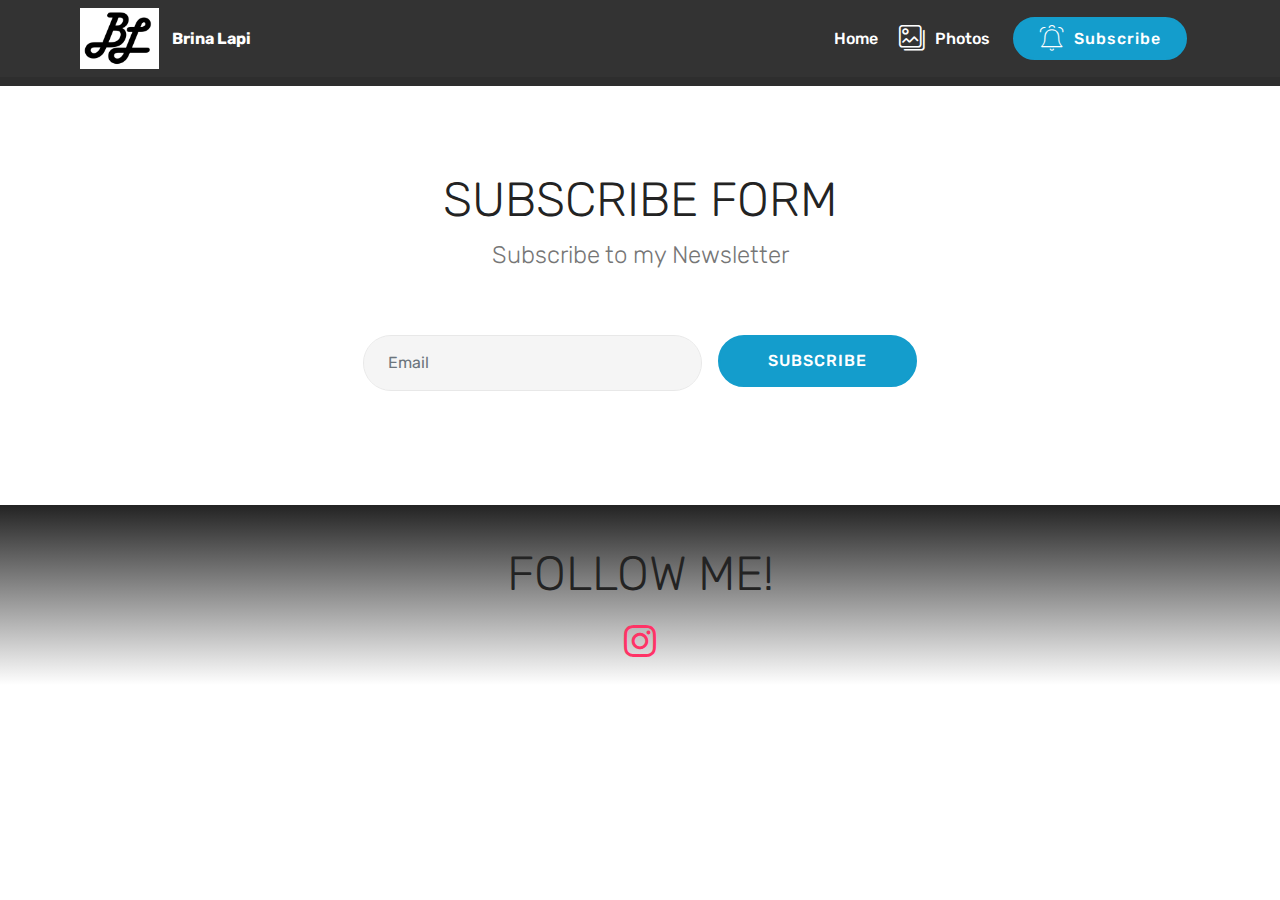
<file: subscribe.html>
<!DOCTYPE html>
<html  >
<head>
  <!-- Site made with Mobirise Website Builder v4.9.7, https://mobirise.com -->
  <meta charset="UTF-8">
  <meta http-equiv="X-UA-Compatible" content="IE=edge">
  <meta name="generator" content="Mobirise v4.9.7, mobirise.com">
  <meta name="viewport" content="width=device-width, initial-scale=1, minimum-scale=1">
  <link rel="shortcut icon" href="assets/images/bl-122x94.png" type="image/x-icon">
  <meta name="description" content="">
  
  <title>Subscribe / Naročite se</title>
  <link rel="stylesheet" href="assets/web/assets/mobirise-icons/mobirise-icons.css">
  <link rel="stylesheet" href="assets/web/assets/mobirise-icons-bold/mobirise-icons-bold.css">
  <link rel="stylesheet" href="assets/tether/tether.min.css">
  <link rel="stylesheet" href="assets/bootstrap/css/bootstrap.min.css">
  <link rel="stylesheet" href="assets/bootstrap/css/bootstrap-grid.min.css">
  <link rel="stylesheet" href="assets/bootstrap/css/bootstrap-reboot.min.css">
  <link rel="stylesheet" href="assets/dropdown/css/style.css">
  <link rel="stylesheet" href="assets/animatecss/animate.min.css">
  <link rel="stylesheet" href="assets/socicon/css/styles.css">
  <link rel="stylesheet" href="assets/theme/css/style.css">
  <link rel="stylesheet" href="assets/mobirise/css/mbr-additional.css" type="text/css">
  
  
  
</head>
<body>
  <section class="menu cid-roXaPu7ON1" once="menu" id="menu1-x">

    

    <nav class="navbar navbar-expand beta-menu navbar-dropdown align-items-center navbar-fixed-top navbar-toggleable-sm">
        <button class="navbar-toggler navbar-toggler-right" type="button" data-toggle="collapse" data-target="#navbarSupportedContent" aria-controls="navbarSupportedContent" aria-expanded="false" aria-label="Toggle navigation">
            <div class="hamburger">
                <span></span>
                <span></span>
                <span></span>
                <span></span>
            </div>
        </button>
        <div class="menu-logo">
            <div class="navbar-brand">
                <span class="navbar-logo">
                    <a href="home.html">
                         <img src="assets/images/bl-122x94.png" alt="Mobirise" title="" style="height: 3.8rem;">
                    </a>
                </span>
                <span class="navbar-caption-wrap"><a class="navbar-caption text-white display-4" href="home.html">
                        Brina Lapi</a></span>
            </div>
        </div>
        <div class="collapse navbar-collapse" id="navbarSupportedContent">
            <ul class="navbar-nav nav-dropdown" data-app-modern-menu="true"><li class="nav-item">
                    <a class="nav-link link text-white display-4" href="home.html">
                        
                        Home</a>
                </li>
                <li class="nav-item">
                    <a class="nav-link link text-white display-4" href="photos.html"><span class="mbrib-photos mbr-iconfont mbr-iconfont-btn"></span>
                        
                        Photos</a>
                </li></ul>
            <div class="navbar-buttons mbr-section-btn"><a class="btn btn-sm btn-primary display-4" href="subscribe.html"><span class="mbri-alert mbr-iconfont mbr-iconfont-btn"></span>
                    
                    Subscribe</a></div>
        </div>
    </nav>
</section>

<section class="engine"><a href="https://mobirise.info/i">free site creation software</a></section><section once="footers" class="cid-roXGVTsyLc" id="footer6-y">

    

    

    <div class="container">
        <div class="media-container-row align-center mbr-white">
            <div class="col-12">
                <p class="mbr-text mb-0 mbr-fonts-style display-7">
                    © Copyright 2019 Brina Lapi - All Rights Reserved
                </p>
            </div>
        </div>
    </div>
</section>

<section class="mbr-section form3 cid-roXIcsCVAs" id="form3-z">

    

    

    <div class="container">
        <div class="row justify-content-center">
            <div class="title col-12 col-lg-8">
                <h2 class="align-center pb-2 mbr-fonts-style display-2">
                    SUBSCRIBE FORM
                </h2>
                <h3 class="mbr-section-subtitle align-center pb-5 mbr-light mbr-fonts-style display-5">
                    Subscribe to my Newsletter
                </h3>
            </div>
        </div>

        <div class="row py-2 justify-content-center">
            <div class="col-12 col-lg-6  col-md-8 " data-form-type="formoid">
                <!---Formbuilder Form--->
                <form action="https://mobirise.com/" method="POST" class="mbr-form form-with-styler" data-form-title="Mobirise Form"><input type="hidden" name="email" data-form-email="true" value="cLeho2KT0Anksb/ccPaKRVqWN1je8jBbD1gGwy6FtvwGW+Qc5/CmOaCAJ0pYLjvc7xhjXTZg2FbkGKjQjGb1wxAxxWptgB4Z+XLVEeFz6S/DoidPhFD0gw/xyUmRgj1K">
                    <div class="row">
                        <div hidden="hidden" data-form-alert="" class="alert alert-success col-12">Thanks for filling out the form!</div>
                        <div hidden="hidden" data-form-alert-danger="" class="alert alert-danger col-12">
                        </div>
                    </div>
                    <div class="dragArea row">
                        <div class="form-group col" data-for="email">
                            <input type="email" name="email" placeholder="Email" data-form-field="Email" required="required" class="form-control display-7" id="email-form3-z">
                        </div>
                        <div class="col-auto input-group-btn">
                            <button type="submit" class="btn btn-primary  display-4">SUBSCRIBE</button>
                        </div>
                    </div>
                </form><!---Formbuilder Form--->
            </div>
        </div>
    </div>
</section>

<section class="cid-roXMrOTVPE" id="social-buttons2-15">

    

    

    <div class="container">
        <div class="media-container-row">
            <div class="col-md-8 align-center">
                <h2 class="pb-3 mbr-fonts-style display-2">
                    FOLLOW ME!
                </h2>
                <div class="social-list pl-0 mb-0">
                    <a href="https://www.instagram.com/brina.lapi/" target="_blank">
                        <span class="px-2 mbr-iconfont mbr-iconfont-social socicon-instagram socicon"></span>
                    </a>
                    <a href="https://www.facebook.com/pages/Mobirise/1616226671953247" target="_blank">
                        
                    </a>
                    <a href="https://instagram.com/mobirise" target="_blank">
                        
                    </a>
                    <a href="https://www.youtube.com/c/mobirise" target="_blank">
                        
                    </a>
                    <a href="https://plus.google.com/u/0/+Mobirise" target="_blank">
                        
                    </a>
                    <a href="https://www.behance.net/Mobirise" target="_blank">
                        
                    </a>
                </div>
            </div>
        </div>
    </div>
</section>


  <script src="assets/web/assets/jquery/jquery.min.js"></script>
  <script src="assets/popper/popper.min.js"></script>
  <script src="assets/tether/tether.min.js"></script>
  <script src="assets/bootstrap/js/bootstrap.min.js"></script>
  <script src="assets/dropdown/js/script.min.js"></script>
  <script src="assets/touchswipe/jquery.touch-swipe.min.js"></script>
  <script src="assets/viewportchecker/jquery.viewportchecker.js"></script>
  <script src="assets/sociallikes/social-likes.js"></script>
  <script src="assets/smoothscroll/smooth-scroll.js"></script>
  <script src="assets/theme/js/script.js"></script>
  <script src="assets/formoid/formoid.min.js"></script>
  
  
 <div id="scrollToTop" class="scrollToTop mbr-arrow-up"><a style="text-align: center;"><i class="mbr-arrow-up-icon mbr-arrow-up-icon-cm cm-icon cm-icon-smallarrow-up"></i></a></div>
    <input name="animation" type="hidden">
  </body>
</html>
</file>
<file: assets/web/assets/mobirise-icons/mobirise-icons.css>
@font-face {
  font-family: 'MobiriseIcons';
  src:  url('mobirise-icons.eot?spat4u');
  src:  url('mobirise-icons.eot?spat4u#iefix') format('embedded-opentype'),
    url('mobirise-icons.ttf?spat4u') format('truetype'),
    url('mobirise-icons.woff?spat4u') format('woff'),
    url('mobirise-icons.svg?spat4u#MobiriseIcons') format('svg');
  font-weight: normal;
  font-style: normal;
}

[class^="mbri-"], [class*=" mbri-"] {
  /* use !important to prevent issues with browser extensions that change fonts */
  font-family: MobiriseIcons !important;
  speak: none;
  font-style: normal;
  font-weight: normal;
  font-variant: normal;
  text-transform: none;
  line-height: 1;

  /* Better Font Rendering =========== */
  -webkit-font-smoothing: antialiased;
  -moz-osx-font-smoothing: grayscale;
}

.mbri-add-submenu:before {
  content: "\e900";
}
.mbri-alert:before {
  content: "\e901";
}
.mbri-align-center:before {
  content: "\e902";
}
.mbri-align-justify:before {
  content: "\e903";
}
.mbri-align-left:before {
  content: "\e904";
}
.mbri-align-right:before {
  content: "\e905";
}
.mbri-android:before {
  content: "\e906";
}
.mbri-apple:before {
  content: "\e907";
}
.mbri-arrow-down:before {
  content: "\e908";
}
.mbri-arrow-next:before {
  content: "\e909";
}
.mbri-arrow-prev:before {
  content: "\e90a";
}
.mbri-arrow-up:before {
  content: "\e90b";
}
.mbri-bold:before {
  content: "\e90c";
}
.mbri-bookmark:before {
  content: "\e90d";
}
.mbri-bootstrap:before {
  content: "\e90e";
}
.mbri-briefcase:before {
  content: "\e90f";
}
.mbri-browse:before {
  content: "\e910";
}
.mbri-bulleted-list:before {
  content: "\e911";
}
.mbri-calendar:before {
  content: "\e912";
}
.mbri-camera:before {
  content: "\e913";
}
.mbri-cart-add:before {
  content: "\e914";
}
.mbri-cart-full:before {
  content: "\e915";
}
.mbri-cash:before {
  content: "\e916";
}
.mbri-change-style:before {
  content: "\e917";
}
.mbri-chat:before {
  content: "\e918";
}
.mbri-clock:before {
  content: "\e919";
}
.mbri-close:before {
  content: "\e91a";
}
.mbri-cloud:before {
  content: "\e91b";
}
.mbri-code:before {
  content: "\e91c";
}
.mbri-contact-form:before {
  content: "\e91d";
}
.mbri-credit-card:before {
  content: "\e91e";
}
.mbri-cursor-click:before {
  content: "\e91f";
}
.mbri-cust-feedback:before {
  content: "\e920";
}
.mbri-database:before {
  content: "\e921";
}
.mbri-delivery:before {
  content: "\e922";
}
.mbri-desktop:before {
  content: "\e923";
}
.mbri-devices:before {
  content: "\e924";
}
.mbri-down:before {
  content: "\e925";
}
.mbri-download:before {
  content: "\e989";
}
.mbri-drag-n-drop:before {
  content: "\e927";
}
.mbri-drag-n-drop2:before {
  content: "\e928";
}
.mbri-edit:before {
  content: "\e929";
}
.mbri-edit2:before {
  content: "\e92a";
}
.mbri-error:before {
  content: "\e92b";
}
.mbri-extension:before {
  content: "\e92c";
}
.mbri-features:before {
  content: "\e92d";
}
.mbri-file:before {
  content: "\e92e";
}
.mbri-flag:before {
  content: "\e92f";
}
.mbri-folder:before {
  content: "\e930";
}
.mbri-gift:before {
  content: "\e931";
}
.mbri-github:before {
  content: "\e932";
}
.mbri-globe:before {
  content: "\e933";
}
.mbri-globe-2:before {
  content: "\e934";
}
.mbri-growing-chart:before {
  content: "\e935";
}
.mbri-hearth:before {
  content: "\e936";
}
.mbri-help:before {
  content: "\e937";
}
.mbri-home:before {
  content: "\e938";
}
.mbri-hot-cup:before {
  content: "\e939";
}
.mbri-idea:before {
  content: "\e93a";
}
.mbri-image-gallery:before {
  content: "\e93b";
}
.mbri-image-slider:before {
  content: "\e93c";
}
.mbri-info:before {
  content: "\e93d";
}
.mbri-italic:before {
  content: "\e93e";
}
.mbri-key:before {
  content: "\e93f";
}
.mbri-laptop:before {
  content: "\e940";
}
.mbri-layers:before {
  content: "\e941";
}
.mbri-left-right:before {
  content: "\e942";
}
.mbri-left:before {
  content: "\e943";
}
.mbri-letter:before {
  content: "\e944";
}
.mbri-like:before {
  content: "\e945";
}
.mbri-link:before {
  content: "\e946";
}
.mbri-lock:before {
  content: "\e947";
}
.mbri-login:before {
  content: "\e948";
}
.mbri-logout:before {
  content: "\e949";
}
.mbri-magic-stick:before {
  content: "\e94a";
}
.mbri-map-pin:before {
  content: "\e94b";
}
.mbri-menu:before {
  content: "\e94c";
}
.mbri-mobile:before {
  content: "\e94d";
}
.mbri-mobile2:before {
  content: "\e94e";
}
.mbri-mobirise:before {
  content: "\e94f";
}
.mbri-more-horizontal:before {
  content: "\e950";
}
.mbri-more-vertical:before {
  content: "\e951";
}
.mbri-music:before {
  content: "\e952";
}
.mbri-new-file:before {
  content: "\e953";
}
.mbri-numbered-list:before {
  content: "\e954";
}
.mbri-opened-folder:before {
  content: "\e955";
}
.mbri-pages:before {
  content: "\e956";
}
.mbri-paper-plane:before {
  content: "\e957";
}
.mbri-paperclip:before {
  content: "\e958";
}
.mbri-photo:before {
  content: "\e959";
}
.mbri-photos:before {
  content: "\e95a";
}
.mbri-pin:before {
  content: "\e95b";
}
.mbri-play:before {
  content: "\e95c";
}
.mbri-plus:before {
  content: "\e95d";
}
.mbri-preview:before {
  content: "\e95e";
}
.mbri-print:before {
  content: "\e95f";
}
.mbri-protect:before {
  content: "\e960";
}
.mbri-question:before {
  content: "\e961";
}
.mbri-quote-left:before {
  content: "\e962";
}
.mbri-quote-right:before {
  content: "\e963";
}
.mbri-refresh:before {
  content: "\e964";
}
.mbri-responsive:before {
  content: "\e965";
}
.mbri-right:before {
  content: "\e966";
}
.mbri-rocket:before {
  content: "\e967";
}
.mbri-sad-face:before {
  content: "\e968";
}
.mbri-sale:before {
  content: "\e969";
}
.mbri-save:before {
  content: "\e96a";
}
.mbri-search:before {
  content: "\e96b";
}
.mbri-setting:before {
  content: "\e96c";
}
.mbri-setting2:before {
  content: "\e96d";
}
.mbri-setting3:before {
  content: "\e96e";
}
.mbri-share:before {
  content: "\e96f";
}
.mbri-shopping-bag:before {
  content: "\e970";
}
.mbri-shopping-basket:before {
  content: "\e971";
}
.mbri-shopping-cart:before {
  content: "\e972";
}
.mbri-sites:before {
  content: "\e973";
}
.mbri-smile-face:before {
  content: "\e974";
}
.mbri-speed:before {
  content: "\e975";
}
.mbri-star:before {
  content: "\e976";
}
.mbri-success:before {
  content: "\e977";
}
.mbri-sun:before {
  content: "\e978";
}
.mbri-sun2:before {
  content: "\e979";
}
.mbri-tablet:before {
  content: "\e97a";
}
.mbri-tablet-vertical:before {
  content: "\e97b";
}
.mbri-target:before {
  content: "\e97c";
}
.mbri-timer:before {
  content: "\e97d";
}
.mbri-to-ftp:before {
  content: "\e97e";
}
.mbri-to-local-drive:before {
  content: "\e97f";
}
.mbri-touch-swipe:before {
  content: "\e980";
}
.mbri-touch:before {
  content: "\e981";
}
.mbri-trash:before {
  content: "\e982";
}
.mbri-underline:before {
  content: "\e983";
}
.mbri-unlink:before {
  content: "\e984";
}
.mbri-unlock:before {
  content: "\e985";
}
.mbri-up-down:before {
  content: "\e986";
}
.mbri-up:before {
  content: "\e987";
}
.mbri-update:before {
  content: "\e988";
}
.mbri-upload:before {
 content: "\e926"; 
}
.mbri-user:before {
  content: "\e98a";
}
.mbri-user2:before {
  content: "\e98b";
}
.mbri-users:before {
  content: "\e98c";
}
.mbri-video:before {
  content: "\e98d";
}
.mbri-video-play:before {
  content: "\e98e";
}
.mbri-watch:before {
  content: "\e98f";
}
.mbri-website-theme:before {
  content: "\e990";
}
.mbri-wifi:before {
  content: "\e991";
}
.mbri-windows:before {
  content: "\e992";
}
.mbri-zoom-out:before {
  content: "\e993";
}
.mbri-redo:before {
  content: "\e994";
}
.mbri-undo:before {
  content: "\e995";
}
</file>
<file: assets/dropdown/css/style.css>
.navbar-dropdown {
  left: 0;
  padding: 0;
  position: absolute;
  right: 0;
  top: 0;
  transition: all 0.45s ease;
  z-index: 1030;
  background: #282828; }
  .navbar-dropdown .navbar-logo {
    margin-right: 0.8rem;
    transition: margin 0.3s ease-in-out;
    vertical-align: middle; }
    .navbar-dropdown .navbar-logo img {
      height: 3.125rem;
      transition: all 0.3s ease-in-out; }
    .navbar-dropdown .navbar-logo.mbr-iconfont {
      font-size: 3.125rem;
      line-height: 3.125rem; }
  .navbar-dropdown .navbar-caption {
    font-weight: 700;
    white-space: normal;
    vertical-align: -4px;
    line-height: 3.125rem !important; }
    .navbar-dropdown .navbar-caption, .navbar-dropdown .navbar-caption:hover {
      color: inherit;
      text-decoration: none; }
  .navbar-dropdown .mbr-iconfont + .navbar-caption {
    vertical-align: -1px; }
  .navbar-dropdown.navbar-fixed-top {
    position: fixed; }
  .navbar-dropdown .navbar-brand span {
    vertical-align: -4px; }
  .navbar-dropdown.bg-color.transparent {
    background: none; }
  .navbar-dropdown.navbar-short .navbar-brand {
    padding: 0.625rem 0; }
    .navbar-dropdown.navbar-short .navbar-brand span {
      vertical-align: -1px; }
  .navbar-dropdown.navbar-short .navbar-caption {
    line-height: 2.375rem !important;
    vertical-align: -2px; }
  .navbar-dropdown.navbar-short .navbar-logo {
    margin-right: 0.5rem; }
    .navbar-dropdown.navbar-short .navbar-logo img {
      height: 2.375rem; }
    .navbar-dropdown.navbar-short .navbar-logo.mbr-iconfont {
      font-size: 2.375rem;
      line-height: 2.375rem; }
  .navbar-dropdown.navbar-short .mbr-table-cell {
    height: 3.625rem; }
  .navbar-dropdown .navbar-close {
    left: 0.6875rem;
    position: fixed;
    top: 0.75rem;
    z-index: 1000; }
  .navbar-dropdown .hamburger-icon {
    content: "";
    display: inline-block;
    vertical-align: middle;
    width: 16px;
    -webkit-box-shadow: 0 -6px 0 1px #282828,0 0 0 1px #282828,0 6px 0 1px #282828;
    -moz-box-shadow: 0 -6px 0 1px #282828,0 0 0 1px #282828,0 6px 0 1px #282828;
    box-shadow: 0 -6px 0 1px #282828,0 0 0 1px #282828,0 6px 0 1px #282828; }

.dropdown-menu .dropdown-toggle[data-toggle="dropdown-submenu"]::after {
  border-bottom: 0.35em solid transparent;
  border-left: 0.35em solid;
  border-right: 0;
  border-top: 0.35em solid transparent;
  margin-left: 0.3rem; }

.dropdown-menu .dropdown-item:focus {
  outline: 0; }

.nav-dropdown {
  font-size: 0.75rem;
  font-weight: 500;
  height: auto !important; }
  .nav-dropdown .nav-btn {
    padding-left: 1rem; }
  .nav-dropdown .link {
    margin: .667em 1.667em;
    font-weight: 500;
    padding: 0;
    transition: color .2s ease-in-out; }
    .nav-dropdown .link.dropdown-toggle {
      margin-right: 2.583em; }
      .nav-dropdown .link.dropdown-toggle::after {
        margin-left: .25rem;
        border-top: 0.35em solid;
        border-right: 0.35em solid transparent;
        border-left: 0.35em solid transparent;
        border-bottom: 0; }
      .nav-dropdown .link.dropdown-toggle[aria-expanded="true"] {
        margin: 0;
        padding: 0.667em 3.263em  0.667em 1.667em; }
  .nav-dropdown .link::after,
  .nav-dropdown .dropdown-item::after {
    color: inherit; }
  .nav-dropdown .btn {
    font-size: 0.75rem;
    font-weight: 700;
    letter-spacing: 0;
    margin-bottom: 0;
    padding-left: 1.25rem;
    padding-right: 1.25rem; }
  .nav-dropdown .dropdown-menu {
    border-radius: 0;
    border: 0;
    left: 0;
    margin: 0;
    padding-bottom: 1.25rem;
    padding-top: 1.25rem;
    position: relative; }
  .nav-dropdown .dropdown-submenu {
    margin-left: 0.125rem;
    top: 0; }
  .nav-dropdown .dropdown-item {
    font-weight: 500;
    line-height: 2;
    padding: 0.3846em 4.615em 0.3846em 1.5385em;
    position: relative;
    transition: color .2s ease-in-out, background-color .2s ease-in-out; }
    .nav-dropdown .dropdown-item::after {
      margin-top: -0.3077em;
      position: absolute;
      right: 1.1538em;
      top: 50%; }
    .nav-dropdown .dropdown-item:focus, .nav-dropdown .dropdown-item:hover {
      background: none; }

@media (max-width: 767px) {
  .nav-dropdown.navbar-toggleable-sm {
    bottom: 0;
    display: none;
    left: 0;
    overflow-x: hidden;
    position: fixed;
    top: 0;
    transform: translateX(-100%);
    -ms-transform: translateX(-100%);
    -webkit-transform: translateX(-100%);
    width: 18.75rem;
    z-index: 999; } }
.nav-dropdown.navbar-toggleable-xl {
  bottom: 0;
  display: none;
  left: 0;
  overflow-x: hidden;
  position: fixed;
  top: 0;
  transform: translateX(-100%);
  -ms-transform: translateX(-100%);
  -webkit-transform: translateX(-100%);
  width: 18.75rem;
  z-index: 999; }

.nav-dropdown-sm {
  display: block !important;
  overflow-x: hidden;
  overflow: auto;
  padding-top: 3.875rem; }
  .nav-dropdown-sm::after {
    content: "";
    display: block;
    height: 3rem;
    width: 100%; }
  .nav-dropdown-sm.collapse.in ~ .navbar-close {
    display: block !important; }
  .nav-dropdown-sm.collapsing, .nav-dropdown-sm.collapse.in {
    transform: translateX(0);
    -ms-transform: translateX(0);
    -webkit-transform: translateX(0);
    transition: all 0.25s ease-out;
    -webkit-transition: all 0.25s ease-out;
    background: #282828; }
  .nav-dropdown-sm.collapsing[aria-expanded="false"] {
    transform: translateX(-100%);
    -ms-transform: translateX(-100%);
    -webkit-transform: translateX(-100%); }
  .nav-dropdown-sm .nav-item {
    display: block;
    margin-left: 0 !important;
    padding-left: 0; }
  .nav-dropdown-sm .link,
  .nav-dropdown-sm .dropdown-item {
    border-top: 1px dotted rgba(255, 255, 255, 0.1);
    font-size: 0.8125rem;
    line-height: 1.6;
    margin: 0 !important;
    padding: 0.875rem 2.4rem 0.875rem 1.5625rem !important;
    position: relative;
    white-space: normal; }
    .nav-dropdown-sm .link:focus, .nav-dropdown-sm .link:hover,
    .nav-dropdown-sm .dropdown-item:focus,
    .nav-dropdown-sm .dropdown-item:hover {
      background: rgba(0, 0, 0, 0.2) !important;
      color: #c0a375; }
  .nav-dropdown-sm .nav-btn {
    position: relative;
    padding: 1.5625rem 1.5625rem 0 1.5625rem; }
    .nav-dropdown-sm .nav-btn::before {
      border-top: 1px dotted rgba(255, 255, 255, 0.1);
      content: "";
      left: 0;
      position: absolute;
      top: 0;
      width: 100%; }
    .nav-dropdown-sm .nav-btn + .nav-btn {
      padding-top: 0.625rem; }
      .nav-dropdown-sm .nav-btn + .nav-btn::before {
        display: none; }
  .nav-dropdown-sm .btn {
    padding: 0.625rem 0; }
  .nav-dropdown-sm .dropdown-toggle[data-toggle="dropdown-submenu"]::after {
    margin-left: .25rem;
    border-top: 0.35em solid;
    border-right: 0.35em solid transparent;
    border-left: 0.35em solid transparent;
    border-bottom: 0; }
  .nav-dropdown-sm .dropdown-toggle[data-toggle="dropdown-submenu"][aria-expanded="true"]::after {
    border-top: 0;
    border-right: 0.35em solid transparent;
    border-left: 0.35em solid transparent;
    border-bottom: 0.35em solid; }
  .nav-dropdown-sm .dropdown-menu {
    margin: 0;
    padding: 0;
    position: relative;
    top: 0;
    left: 0;
    width: 100%;
    border: 0;
    float: none;
    border-radius: 0;
    background: none; }
  .nav-dropdown-sm .dropdown-submenu {
    left: 100%;
    margin-left: 0.125rem;
    margin-top: -1.25rem;
    top: 0; }

.navbar-toggleable-sm .nav-dropdown .dropdown-menu {
  position: absolute; }

.navbar-toggleable-sm .nav-dropdown .dropdown-submenu {
  left: 100%;
  margin-left: 0.125rem;
  margin-top: -1.25rem;
  top: 0; }

.navbar-toggleable-sm.opened .nav-dropdown .dropdown-menu {
  position: relative; }

.navbar-toggleable-sm.opened .nav-dropdown .dropdown-submenu {
  left: 0;
  margin-left: 00rem;
  margin-top: 0rem;
  top: 0; }

.is-builder .nav-dropdown.collapsing {
  transition: none !important; }

/*# sourceMappingURL=style.css.map */
</file>
<file: assets/socicon/css/styles.css>
@charset "UTF-8";

@font-face {
  font-family: "socicon";
  src:url("../fonts/socicon.eot");
  src:url("../fonts/socicon.eot?#iefix") format("embedded-opentype"),
    url("../fonts/socicon.woff") format("woff"),
    url("../fonts/socicon.ttf") format("truetype"),
    url("../fonts/socicon.svg#socicon") format("svg");
  font-weight: normal;
  font-style: normal;

}

[data-icon]:before {
  font-family: "socicon" !important;
  content: attr(data-icon);
  font-style: normal !important;
  font-weight: normal !important;
  font-variant: normal !important;
  text-transform: none !important;
  speak: none;
  line-height: 1;
  -webkit-font-smoothing: antialiased;
  -moz-osx-font-smoothing: grayscale;
}

[class^="socicon-"]:before,
[class*=" socicon-"]:before {
  font-family: "socicon" !important;
  font-style: normal !important;
  font-weight: normal !important;
  font-variant: normal !important;
  text-transform: none !important;
  speak: none;
  line-height: 1;
  -webkit-font-smoothing: antialiased;
  -moz-osx-font-smoothing: grayscale;
}

.socicon-modelmayhem:before {
  content: "\e000";
}
.socicon-mixcloud:before {
  content: "\e001";
}
.socicon-drupal:before {
  content: "\e002";
}
.socicon-swarm:before {
  content: "\e003";
}
.socicon-istock:before {
  content: "\e004";
}
.socicon-yammer:before {
  content: "\e005";
}
.socicon-ello:before {
  content: "\e006";
}
.socicon-stackoverflow:before {
  content: "\e007";
}
.socicon-persona:before {
  content: "\e008";
}
.socicon-triplej:before {
  content: "\e009";
}
.socicon-houzz:before {
  content: "\e00a";
}
.socicon-rss:before {
  content: "\e00b";
}
.socicon-paypal:before {
  content: "\e00c";
}
.socicon-odnoklassniki:before {
  content: "\e00d";
}
.socicon-airbnb:before {
  content: "\e00e";
}
.socicon-periscope:before {
  content: "\e00f";
}
.socicon-outlook:before {
  content: "\e010";
}
.socicon-coderwall:before {
  content: "\e011";
}
.socicon-tripadvisor:before {
  content: "\e012";
}
.socicon-appnet:before {
  content: "\e013";
}
.socicon-goodreads:before {
  content: "\e014";
}
.socicon-tripit:before {
  content: "\e015";
}
.socicon-lanyrd:before {
  content: "\e016";
}
.socicon-slideshare:before {
  content: "\e017";
}
.socicon-buffer:before {
  content: "\e018";
}
.socicon-disqus:before {
  content: "\e019";
}
.socicon-vkontakte:before {
  content: "\e01a";
}
.socicon-whatsapp:before {
  content: "\e01b";
}
.socicon-patreon:before {
  content: "\e01c";
}
.socicon-storehouse:before {
  content: "\e01d";
}
.socicon-pocket:before {
  content: "\e01e";
}
.socicon-mail:before {
  content: "\e01f";
}
.socicon-blogger:before {
  content: "\e020";
}
.socicon-technorati:before {
  content: "\e021";
}
.socicon-reddit:before {
  content: "\e022";
}
.socicon-dribbble:before {
  content: "\e023";
}
.socicon-stumbleupon:before {
  content: "\e024";
}
.socicon-digg:before {
  content: "\e025";
}
.socicon-envato:before {
  content: "\e026";
}
.socicon-behance:before {
  content: "\e027";
}
.socicon-delicious:before {
  content: "\e028";
}
.socicon-deviantart:before {
  content: "\e029";
}
.socicon-forrst:before {
  content: "\e02a";
}
.socicon-play:before {
  content: "\e02b";
}
.socicon-zerply:before {
  content: "\e02c";
}
.socicon-wikipedia:before {
  content: "\e02d";
}
.socicon-apple:before {
  content: "\e02e";
}
.socicon-flattr:before {
  content: "\e02f";
}
.socicon-github:before {
  content: "\e030";
}
.socicon-renren:before {
  content: "\e031";
}
.socicon-friendfeed:before {
  content: "\e032";
}
.socicon-newsvine:before {
  content: "\e033";
}
.socicon-identica:before {
  content: "\e034";
}
.socicon-bebo:before {
  content: "\e035";
}
.socicon-zynga:before {
  content: "\e036";
}
.socicon-steam:before {
  content: "\e037";
}
.socicon-xbox:before {
  content: "\e038";
}
.socicon-windows:before {
  content: "\e039";
}
.socicon-qq:before {
  content: "\e03a";
}
.socicon-douban:before {
  content: "\e03b";
}
.socicon-meetup:before {
  content: "\e03c";
}
.socicon-playstation:before {
  content: "\e03d";
}
.socicon-android:before {
  content: "\e03e";
}
.socicon-snapchat:before {
  content: "\e03f";
}
.socicon-twitter:before {
  content: "\e040";
}
.socicon-facebook:before {
  content: "\e041";
}
.socicon-googleplus:before {
  content: "\e042";
}
.socicon-pinterest:before {
  content: "\e043";
}
.socicon-foursquare:before {
  content: "\e044";
}
.socicon-yahoo:before {
  content: "\e045";
}
.socicon-skype:before {
  content: "\e046";
}
.socicon-yelp:before {
  content: "\e047";
}
.socicon-feedburner:before {
  content: "\e048";
}
.socicon-linkedin:before {
  content: "\e049";
}
.socicon-viadeo:before {
  content: "\e04a";
}
.socicon-xing:before {
  content: "\e04b";
}
.socicon-myspace:before {
  content: "\e04c";
}
.socicon-soundcloud:before {
  content: "\e04d";
}
.socicon-spotify:before {
  content: "\e04e";
}
.socicon-grooveshark:before {
  content: "\e04f";
}
.socicon-lastfm:before {
  content: "\e050";
}
.socicon-youtube:before {
  content: "\e051";
}
.socicon-vimeo:before {
  content: "\e052";
}
.socicon-dailymotion:before {
  content: "\e053";
}
.socicon-vine:before {
  content: "\e054";
}
.socicon-flickr:before {
  content: "\e055";
}
.socicon-500px:before {
  content: "\e056";
}
.socicon-wordpress:before {
  content: "\e058";
}
.socicon-tumblr:before {
  content: "\e059";
}
.socicon-twitch:before {
  content: "\e05a";
}
.socicon-8tracks:before {
  content: "\e05b";
}
.socicon-amazon:before {
  content: "\e05c";
}
.socicon-icq:before {
  content: "\e05d";
}
.socicon-smugmug:before {
  content: "\e05e";
}
.socicon-ravelry:before {
  content: "\e05f";
}
.socicon-weibo:before {
  content: "\e060";
}
.socicon-baidu:before {
  content: "\e061";
}
.socicon-angellist:before {
  content: "\e062";
}
.socicon-ebay:before {
  content: "\e063";
}
.socicon-imdb:before {
  content: "\e064";
}
.socicon-stayfriends:before {
  content: "\e065";
}
.socicon-residentadvisor:before {
  content: "\e066";
}
.socicon-google:before {
  content: "\e067";
}
.socicon-yandex:before {
  content: "\e068";
}
.socicon-sharethis:before {
  content: "\e069";
}
.socicon-bandcamp:before {
  content: "\e06a";
}
.socicon-itunes:before {
  content: "\e06b";
}
.socicon-deezer:before {
  content: "\e06c";
}
.socicon-telegram:before {
  content: "\e06e";
}
.socicon-openid:before {
  content: "\e06f";
}
.socicon-amplement:before {
  content: "\e070";
}
.socicon-viber:before {
  content: "\e071";
}
.socicon-zomato:before {
  content: "\e072";
}
.socicon-draugiem:before {
  content: "\e074";
}
.socicon-endomodo:before {
  content: "\e075";
}
.socicon-filmweb:before {
  content: "\e076";
}
.socicon-stackexchange:before {
  content: "\e077";
}
.socicon-wykop:before {
  content: "\e078";
}
.socicon-teamspeak:before {
  content: "\e079";
}
.socicon-teamviewer:before {
  content: "\e07a";
}
.socicon-ventrilo:before {
  content: "\e07b";
}
.socicon-younow:before {
  content: "\e07c";
}
.socicon-raidcall:before {
  content: "\e07d";
}
.socicon-mumble:before {
  content: "\e07e";
}
.socicon-medium:before {
  content: "\e06d";
}
.socicon-bebee:before {
  content: "\e07f";
}
.socicon-hitbox:before {
  content: "\e080";
}
.socicon-reverbnation:before {
  content: "\e081";
}
.socicon-formulr:before {
  content: "\e082";
}
.socicon-instagram:before {
  content: "\e057";
}
.socicon-battlenet:before {
  content: "\e083";
}
.socicon-chrome:before {
  content: "\e084";
}
.socicon-discord:before {
  content: "\e086";
}
.socicon-issuu:before {
  content: "\e087";
}
.socicon-macos:before {
  content: "\e088";
}
.socicon-firefox:before {
  content: "\e089";
}
.socicon-opera:before {
  content: "\e08d";
}
.socicon-keybase:before {
  content: "\e090";
}
.socicon-alliance:before {
  content: "\e091";
}
.socicon-livejournal:before {
  content: "\e092";
}
.socicon-googlephotos:before {
  content: "\e093";
}
.socicon-horde:before {
  content: "\e094";
}
.socicon-etsy:before {
  content: "\e095";
}
.socicon-zapier:before {
  content: "\e096";
}
.socicon-google-scholar:before {
  content: "\e097";
}
.socicon-researchgate:before {
  content: "\e098";
}
.socicon-wechat:before {
  content: "\e099";
}
.socicon-strava:before {
  content: "\e09a";
}
.socicon-line:before {
  content: "\e09b";
}
.socicon-lyft:before {
  content: "\e09c";
}
.socicon-uber:before {
  content: "\e09d";
}
.socicon-songkick:before {
  content: "\e09e";
}
.socicon-viewbug:before {
  content: "\e09f";
}
.socicon-googlegroups:before {
  content: "\e0a0";
}
.socicon-quora:before {
  content: "\e073";
}
.socicon-diablo:before {
  content: "\e085";
}
.socicon-blizzard:before {
  content: "\e0a1";
}
.socicon-hearthstone:before {
  content: "\e08b";
}
.socicon-heroes:before {
  content: "\e08a";
}
.socicon-overwatch:before {
  content: "\e08c";
}
.socicon-warcraft:before {
  content: "\e08e";
}
.socicon-starcraft:before {
  content: "\e08f";
}
.socicon-beam:before {
  content: "\e0a2";
}
.socicon-curse:before {
  content: "\e0a3";
}
.socicon-player:before {
  content: "\e0a4";
}
.socicon-streamjar:before {
  content: "\e0a5";
}
.socicon-nintendo:before {
  content: "\e0a6";
}
.socicon-hellocoton:before {
  content: "\e0a7";
}
</file>
<file: assets/theme/css/style.css>
/*!
 * Mobirise v4 theme (https://mobirise.com/)
 * Copyright 2017 Mobirise
 */
section {
  background-color: #eeeeee; }

section,
.container,
.container-fluid {
  position: relative;
  word-wrap: break-word; }

a.mbr-iconfont:hover {
  text-decoration: none; }

.article .lead p, .article .lead ul, .article .lead ol, .article .lead pre, .article .lead blockquote {
  margin-bottom: 0; }

a {
  font-style: normal;
  font-weight: 400;
  cursor: pointer; }
  a, a:hover {
    text-decoration: none; }

figure {
  margin-bottom: 0; }

body {
  color: #232323; }

h1, h2, h3, h4, h5, h6,
.h1, .h2, .h3, .h4, .h5, .h6,
.display-1, .display-2, .display-3, .display-4 {
  line-height: 1;
  word-break: break-word;
  word-wrap: break-word; }

b, strong {
  font-weight: bold; }

blockquote {
  padding: 10px 0 10px 20px;
  position: relative;
  border-left: 2px solid;
  border-color: #ff3366; }

input:-webkit-autofill, input:-webkit-autofill:hover, input:-webkit-autofill:focus, input:-webkit-autofill:active {
  transition-delay: 9999s;
  transition-property: background-color, color; }

textarea[type="hidden"] {
  display: none; }

body {
  position: relative; }

section {
  background-position: 50% 50%;
  background-repeat: no-repeat;
  background-size: cover; }
  section .mbr-background-video,
  section .mbr-background-video-preview {
    position: absolute;
    bottom: 0;
    left: 0;
    right: 0;
    top: 0; }

.hidden {
  visibility: hidden; }

.mbr-z-index20 {
  z-index: 20; }

/*! Base colors */
.mbr-white {
  color: #ffffff; }

.mbr-black {
  color: #000000; }

.mbr-bg-white {
  background-color: #ffffff; }

.mbr-bg-black {
  background-color: #000000; }

/*! Text-aligns */
.align-left {
  text-align: left; }

.align-center {
  text-align: center; }

.align-right {
  text-align: right; }

@media (max-width: 767px) {
  .align-left, .align-center, .align-right, .mbr-section-btn, .mbr-section-title {
    text-align: center; } }
/*! Font-weight  */
.mbr-light {
  font-weight: 300; }

.mbr-regular {
  font-weight: 400; }

.mbr-semibold {
  font-weight: 500; }

.mbr-bold {
  font-weight: 700; }

/*! Media  */
.media-size-item {
  -webkit-flex: 1 1 auto;
  -moz-flex: 1 1 auto;
  -ms-flex: 1 1 auto;
  -o-flex: 1 1 auto;
  flex: 1 1 auto; }

.media-content {
  -webkit-flex-basis: 100%;
  flex-basis: 100%; }

.media-container-row {
  display: -ms-flexbox;
  display: -webkit-flex;
  display: flex;
  -webkit-flex-direction: row;
  -ms-flex-direction: row;
  flex-direction: row;
  -webkit-flex-wrap: wrap;
  -ms-flex-wrap: wrap;
  flex-wrap: wrap;
  -webkit-justify-content: center;
  -ms-flex-pack: center;
  justify-content: center;
  -webkit-align-content: center;
  -ms-flex-line-pack: center;
  align-content: center;
  -webkit-align-items: start;
  -ms-flex-align: start;
  align-items: start; }
  .media-container-row .media-size-item {
    width: 400px; }

.media-container-column {
  display: -ms-flexbox;
  display: -webkit-flex;
  display: flex;
  -webkit-flex-direction: column;
  -ms-flex-direction: column;
  flex-direction: column;
  -webkit-flex-wrap: wrap;
  -ms-flex-wrap: wrap;
  flex-wrap: wrap;
  -webkit-justify-content: center;
  -ms-flex-pack: center;
  justify-content: center;
  -webkit-align-content: center;
  -ms-flex-line-pack: center;
  align-content: center;
  -webkit-align-items: stretch;
  -ms-flex-align: stretch;
  align-items: stretch; }
  .media-container-column > * {
    width: 100%; }

@media (min-width: 992px) {
  .media-container-row {
    -webkit-flex-wrap: nowrap;
    -ms-flex-wrap: nowrap;
    flex-wrap: nowrap; } }
figure {
  overflow: hidden; }

figure[mbr-media-size] {
  transition: width 0.1s; }

.mbr-figure img, .mbr-figure iframe {
  display: block;
  width: 100%; }

.card {
  background-color: transparent;
  border: none; }

.card-img {
  text-align: center;
  flex-shrink: 0;
  -webkit-flex-shrink: 0; }

.media {
  max-width: 100%;
  margin: 0 auto; }

.mbr-figure {
  -ms-flex-item-align: center;
  -ms-grid-row-align: center;
  -webkit-align-self: center;
  align-self: center; }

.media-container > div {
  max-width: 100%; }

.mbr-figure img, .card-img img {
  width: 100%; }

@media (max-width: 991px) {
  .media-size-item {
    width: auto !important; }

  .media {
    width: auto; }

  .mbr-figure {
    width: 100% !important; } }
/*! Buttons */
.mbr-section-btn {
  margin-left: -.25rem;
  margin-right: -.25rem;
  font-size: 0; }

nav .mbr-section-btn {
  margin-left: 0rem;
  margin-right: 0rem; }

/*! Btn icon margin */
.btn .mbr-iconfont, .btn.btn-sm .mbr-iconfont {
  cursor: pointer;
  margin-right: 0.5rem; }

.btn.btn-md .mbr-iconfont, .btn.btn-md .mbr-iconfont {
  margin-right: 0.8rem; }

.mbr-regular {
  font-weight: 400; }

.mbr-semibold {
  font-weight: 500; }

.mbr-bold {
  font-weight: 700; }

[type="submit"] {
  -webkit-appearance: none; }

/*! Full-screen */
.mbr-fullscreen .mbr-overlay {
  min-height: 100vh; }

.mbr-fullscreen {
  display: flex;
  display: -webkit-flex;
  display: -moz-flex;
  display: -ms-flex;
  display: -o-flex;
  align-items: center;
  -webkit-align-items: center;
  min-height: 100vh;
  padding-top: 3rem;
  padding-bottom: 3rem; }

/*! Map */
.map {
  height: 25rem;
  position: relative; }
  .map iframe {
    width: 100%;
    height: 100%; }

/* Form */
.form-asterisk {
  font-family: initial;
  position: absolute;
  top: -2px;
  font-weight: normal; }

/*! Scroll to top arrow */
.mbr-arrow-up {
  bottom: 25px;
  right: 90px;
  position: fixed;
  text-align: right;
  z-index: 5000;
  color: #ffffff;
  font-size: 32px;
  transform: rotate(180deg);
  -webkit-transform: rotate(180deg); }

.mbr-arrow-up a {
  background: rgba(0, 0, 0, 0.2);
  border-radius: 3px;
  color: #fff;
  display: inline-block;
  height: 60px;
  width: 60px;
  outline-style: none !important;
  position: relative;
  text-decoration: none;
  transition: all .3s ease-in-out;
  cursor: pointer;
  text-align: center; }
  .mbr-arrow-up a:hover {
    background-color: rgba(0, 0, 0, 0.4); }
  .mbr-arrow-up a i {
    line-height: 60px; }

.mbr-arrow-up-icon {
  display: block;
  color: #fff; }

.mbr-arrow-up-icon::before {
  content: "\203a";
  display: inline-block;
  font-family: serif;
  font-size: 32px;
  line-height: 1;
  font-style: normal;
  position: relative;
  top: 6px;
  left: -4px;
  -webkit-transform: rotate(-90deg);
  transform: rotate(-90deg); }

/*! Arrow Down */
.mbr-arrow {
  position: absolute;
  bottom: 45px;
  left: 50%;
  width: 60px;
  height: 60px;
  cursor: pointer;
  background-color: rgba(80, 80, 80, 0.5);
  border-radius: 50%;
  -webkit-transform: translateX(-50%);
  transform: translateX(-50%); }
  .mbr-arrow > a {
    display: inline-block;
    text-decoration: none;
    outline-style: none;
    -webkit-animation: arrowdown 1.7s ease-in-out infinite;
    animation: arrowdown 1.7s ease-in-out infinite; }
    .mbr-arrow > a > i {
      position: absolute;
      top: -2px;
      left: 15px;
      font-size: 2rem; }

@keyframes arrowdown {
  0% {
    transform: translateY(0px);
    -webkit-transform: translateY(0px); }
  50% {
    transform: translateY(-5px);
    -webkit-transform: translateY(-5px); }
  100% {
    transform: translateY(0px);
    -webkit-transform: translateY(0px); } }
@-webkit-keyframes arrowdown {
  0% {
    transform: translateY(0px);
    -webkit-transform: translateY(0px); }
  50% {
    transform: translateY(-5px);
    -webkit-transform: translateY(-5px); }
  100% {
    transform: translateY(0px);
    -webkit-transform: translateY(0px); } }
@media (max-width: 500px) {
  .mbr-arrow-up {
    left: 50%;
    right: auto;
    transform: translateX(-50%) rotate(180deg);
    -webkit-transform: translateX(-50%) rotate(180deg); } }
/*Gradients animation*/
@keyframes gradient-animation {
  from {
    background-position: 0% 100%;
    animation-timing-function: ease-in-out; }
  to {
    background-position: 100% 0%;
    animation-timing-function: ease-in-out; } }
@-webkit-keyframes gradient-animation {
  from {
    background-position: 0% 100%;
    animation-timing-function: ease-in-out; }
  to {
    background-position: 100% 0%;
    animation-timing-function: ease-in-out; } }
.bg-gradient {
  background-size: 200% 200%;
  animation: gradient-animation 5s infinite alternate;
  -webkit-animation: gradient-animation 5s infinite alternate; }

.menu .navbar-brand {
  display: -webkit-flex; }
  .menu .navbar-brand span {
    display: flex;
    display: -webkit-flex; }
  .menu .navbar-brand .navbar-caption-wrap {
    display: -webkit-flex; }
  .menu .navbar-brand .navbar-logo img {
    display: -webkit-flex; }
@media (min-width: 768px) and (max-width: 991px) {
  .menu .navbar-toggleable-sm .navbar-nav {
    display: -webkit-box;
    display: -webkit-flex;
    display: -ms-flexbox; } }
@media (min-width: 992px) {
  .menu .navbar-nav.nav-dropdown {
    display: -webkit-flex; }
  .menu .navbar-toggleable-sm .navbar-collapse {
    display: -webkit-flex !important; } }
@media (max-width: 767px) {
  .menu .navbar-collapse {
    max-height: 80vh; }
  .menu .dropdown-menu {
    max-height: 60vh; } }

.navbar {
  display: -webkit-flex;
  -webkit-flex-wrap: wrap;
  -webkit-align-items: center;
  -webkit-justify-content: space-between; }

.navbar-collapse {
  -webkit-flex-basis: 100%;
  -webkit-flex-grow: 1;
  -webkit-align-items: center;
  max-height: 93.5vh; }
  .navbar-collapse.show {
    overflow: auto; }

.nav-dropdown .link {
  padding: .667em 1.667em !important;
  margin: 0 !important; }

.nav {
  display: -webkit-flex;
  -webkit-flex-wrap: wrap; }

.row {
  display: -webkit-flex;
  -webkit-flex-wrap: wrap; }

.justify-content-center {
  -webkit-justify-content: center; }

.form-inline {
  display: -webkit-flex;
  -webkit-flex-flow: row wrap;
  -webkit-align-items: center; }

.card-wrapper {
  -webkit-flex: 1; }

.carousel-control {
  z-index: 10;
  display: -webkit-flex;
  -webkit-align-items: center;
  -webkit-justify-content: center; }

.carousel-controls {
  display: -webkit-flex; }

.media {
  display: -webkit-flex; }

.jq-selectbox__select {
  padding: 1.07em .5em;
  position: absolute;
  top: 0;
  left: 0;
  width: 100%; }

.jq-selectbox__dropdown {
  position: absolute;
  top: 100% !important;
  left: 0 !important;
  width: 100% !important; }

.jq-selectbox__trigger-arrow {
  transform: translateY(-50%); }

.jq-selectbox li {
  padding: 1.07em .5em; }

/*# sourceMappingURL=style.css.map */
.engine {
	position: absolute;
	text-indent: -2400px;
	text-align: center;
	padding: 0;
	top: 0;
	left: -2400px;
}
</file>
<file: assets/gallery/style.css>
/*-------

   Gallery

-------*/
.mbr-gallery .mbr-gallery-item {
  position: relative;
  display: inline-block;
  width: 25%;
  cursor: pointer; }

@media (max-width: 768px) {
  .mbr-gallery .mbr-gallery-item {
    width: 50%; } }
@media (max-width: 400px) {
  .mbr-gallery .mbr-gallery-item {
    width: 100%; } }
.mbr-gallery .icon-focus,
.mbr-gallery .icon-video {
  position: absolute;
  top: calc(50% - 32px);
  left: calc(50% - 24px);
  font-family: 'MobiriseIcons' !important;
  font-size: 3rem !important;
  color: #fff;
  opacity: 0;
  transition: .2s opacity ease-in-out;
  z-index: 5; }

.mbr-gallery .icon-focus::before {
  content: '\e96b'; }

.mbr-gallery .icon-video::before {
  content: '\e95c'; }

.mbr-gallery .mbr-gallery-item > div:hover .icon-focus,
.mbr-gallery .mbr-gallery-item > div:hover .icon-video {
  opacity: 1; }

.mbr-gallery .mbr-gallery-item img {
  width: 100%;
  opacity: 1;
  -webkit-transition: .2s opacity ease-in-out;
  transition: .2s opacity ease-in-out; }

.mbr-gallery .mbr-gallery-item > div:hover img {
  opacity: 1; }

.mbr-gallery .mbr-gallery-item > div {
  background: #fff;
  display: block;
  outline: none;
  position: relative; }

.mbr-gallery .mbr-gallery-item .icon {
  -webkit-transform: translateX(-50%) translateY(-50%);
  -webkit-transition: .2s opacity ease-in-out;
  color: #000;
  font-size: 30px;
  height: 69px;
  left: 50%;
  opacity: 0;
  position: absolute;
  top: 50%;
  transform: translateX(-50%) translateY(-50%);
  transition: .2s opacity ease-in-out;
  width: 69px; }

.mbr-gallery .mbr-gallery-item .icon::after,
.mbr-gallery .mbr-gallery-item .icon::before {
  content: '';
  display: block;
  position: absolute;
  height: 69px;
  width: 1px;
  margin-left: 34.5px;
  background-color: #fff; }

.mbr-gallery .mbr-gallery-item .icon::after {
  width: 69px;
  height: 1px;
  margin-left: 0;
  margin-top: 34.5px; }

.mbr-gallery .mbr-gallery-item > div:hover .icon {
  opacity: 1; }

.mbr-gallery .mbr-gallery-item > div:hover::before {
  opacity: .9; }

.mbr-gallery .mbr-gallery-item > div:hover .mbr-gallery-title {
  background: transparent !important; }

/* remove spacing */
.mbr-gallery .mbr-gallery-row.no-gutter {
  margin: 0; }

.mbr-gallery .mbr-gallery-row.no-gutter .mbr-gallery-item {
  padding: 0; }

/* container */
.mbr-gallery .container.mbr-gallery-layout-default {
  padding: 93px 0; }

/* fix horizontal scrollbar */
.mbr-gallery .mbr-gallery-layout-article,
.mbr-gallery .mbr-gallery-layout-default {
  overflow: hidden; }

/* lightbox */
.mbr-gallery .modal {
  position: fixed;
  overflow: hidden;
  padding-right: 0 !important; }

.mbr-gallery .modal-content {
  border-radius: 0;
  border: none;
  background: transparent; }

.mbr-gallery .modal-body {
  padding: 0; }

.mbr-gallery .modal-body img {
  width: 100%; }

.mbr-gallery .modal .close {
  position: fixed;
  background: #1b1b1b;
  opacity: .5;
  font-size: 35px;
  font-weight: 300;
  width: 70px;
  height: 70px;
  border-radius: 50%;
  color: #fff;
  top: 2.5rem;
  right: 2.5rem;
  line-height: 70px;
  border: none;
  text-align: center;
  text-shadow: none;
  z-index: 5;
  -webkit-transition: opacity .3s ease;
  -moz-transition: opacity .3s ease;
  -o-transition: opacity .3s ease;
  transition: opacity .3s ease;
  font-family: 'MobiriseIcons'; }
  .mbr-gallery .modal .close::before {
    content: '\e91a'; }

.mbr-gallery .modal .close:hover {
  opacity: 1;
  background: #000;
  color: #fff; }

.mbr-gallery .modal-dialog {
  max-width: 100% !important; }

.mbr-gallery .modal.in .modal-dialog {
  margin: 0 auto; }

/* modal back color opacity */
.modal-backdrop.in {
  opacity: .8;
  filter: alpha(opacity=80); }

@media (max-width: 768px) {
  .mbr-gallery .carousel-control,
  .mbr-gallery .carousel-indicators,
  .mbr-gallery .modal .close {
    position: fixed; } }
/* fix fade in effect */
.mbr-gallery .modal.fade .modal-dialog {
  -webkit-transition: margin-top .3s ease-out;
  -moz-transition: margin-top .3s ease-out;
  -o-transition: margin-top .3s ease-out;
  transition: margin-top .3s ease-out; }

.mbr-gallery .modal.fade .modal-dialog,
.mbr-gallery .modal.in .modal-dialog {
  -webkit-transform: none;
  -ms-transform: none;
  -o-transform: none;
  transform: none; }

/*-------

   Slider

-------*/
.mbr-slider .carousel-inner > .active,
.mbr-slider .carousel-inner > .next,
.mbr-slider .carousel-inner > .prev {
  display: table; }

.mbr-slider .carousel-control {
  position: absolute;
  width: 70px;
  height: 70px;
  top: 50%;
  margin-top: -35px;
  line-height: 70px;
  border-radius: 50%;
  font-size: 35px;
  border: 0;
  opacity: .5;
  text-shadow: none;
  z-index: 5;
  color: #fff;
  -webkit-transition: all .2s ease-in-out 0s;
  -o-transition: all .2s ease-in-out 0s;
  transition: all .2s ease-in-out 0s; }

.mbr-gallery .mbr-slider .carousel-control {
  position: fixed; }

@media (max-width: 991px) {
  .mbr-gallery .mbr-slider .carousel-control {
    bottom: 2.5rem;
    margin-top: 0;
    top: auto;
    z-index: 17; } }
.mbr-gallery .mbr-slider .carousel-inner > .active {
  display: block; }

.mbr-slider .carousel-control.left {
  left: 0;
  margin-left: 2.5rem; }

.mbr-slider .carousel-control.right {
  right: 0;
  margin-right: 2.5rem; }

.mbr-slider .carousel-control .icon-next,
.mbr-slider .carousel-control .icon-prev {
  margin-top: -18px;
  font-size: 40px;
  line-height: 27px; }

.mbr-slider .carousel-control:hover {
  background: #1b1b1b;
  color: #fff;
  opacity: 1; }

.mbr-slider .carousel-indicators {
  position: absolute;
  bottom: 0;
  margin-bottom: 1.5rem !important; }

@media (max-width: 543px) {
  .mbr-slider .carousel-indicators {
    display: none; } }
.carousel-indicators .active,
.carousel-indicators li {
  width: 15px;
  height: 15px;
  margin: 3px;
  background: #1b1b1b;
  border: 0;
  opacity: .5; }

.carousel-indicators .active {
  border: 4px solid #1b1b1b;
  background: #fff; }

.carousel-indicators li {
  max-width: 15px;
  max-height: 15px;
  margin: 3px;
  background: #1b1b1b;
  border: 0;
  border-radius: 50%;
  opacity: .5; }

.carousel-indicators li.active {
  border: 4px solid #1b1b1b;
  background: #fff; }

.container .carousel-indicators {
  margin-bottom: 3px; }

.mbr-gallery .mbr-slider .carousel-indicators {
  position: fixed;
  margin-bottom: 2.5rem !important; }

@media (max-width: 991px) {
  .mbr-gallery .mbr-slider .carousel-indicators {
    margin-bottom: 3.625rem !important;
    padding-left: 2.5rem;
    padding-right: 2.5rem; } }
.mbr-slider .carousel-indicators .active,
.mbr-slider .carousel-indicators li {
  width: 20px;
  height: 20px;
  margin: 3px;
  background: #1b1b1b;
  border: 0;
  opacity: .5; }

.mbr-slider .carousel-indicators .active {
  border: 4px solid #1b1b1b;
  background: #fff; }

@media (max-width: 767px) {
  .mbr-slider .carousel-control {
    top: auto;
    bottom: 20px; }

  .mbr-slider > .container .carousel-control {
    margin-bottom: 0; } }
/* boxed slider */
.mbr-slider > .boxed-slider {
  position: relative;
  padding: 93px 0; }

.mbr-slider > .boxed-slider > div {
  position: relative; }

.mbr-slider > .container img {
  width: 100%; }

.mbr-slider > .container img + .row {
  position: absolute;
  top: 50%;
  left: 0;
  right: 0;
  -webkit-transform: translateY(-50%);
  -moz-transform: translateY(-50%);
  transform: translateY(-50%);
  z-index: 2; }

.mbr-slider .mbr-section {
  padding: 0;
  background-attachment: scroll; }

.mbr-slider .mbr-table-cell {
  padding: 0; }

.mbr-slider > .container .carousel-indicators {
  margin-bottom: 3px; }

/* article slider */
.mbr-slider > .article-slider .mbr-section,
.mbr-slider > .article-slider .mbr-section .mbr-table-cell {
  padding-top: 0;
  padding-bottom: 0; }

.modal-backdrop.show {
  opacity: .7; }

.video-container .mbr-background-video iframe {
  width: 100%;
  height: 100%; }

.mbr-gallery-item__hided {
  position: absolute !important;
  left: 0 !important;
  width: 0 !important;
  height: 0;
  padding: 0 !important; }

.mbr-gallery-item__hided img {
  display: none !important; }

.mbr-gallery-item__hided span {
  display: none !important; }

.mbr-gallery-filter {
  padding-top: 30px;
  padding-bottom: 30px;
  text-align: center; }
  .mbr-gallery-filter li {
    display: inline-block;
    padding: 5px 0;
    transition: all .3s ease-out; }
    .mbr-gallery-filter li .btn {
      cursor: pointer; }
  .mbr-gallery-filter.gallery-filter__bg li {
    color: #fff; }
  .mbr-gallery-filter.gallery-filter__bg .active {
    color: #000;
    background-color: #fff; }
  .mbr-gallery-filter ul {
    display: inline-block;
    width: 100%;
    padding-left: 0;
    margin-bottom: 0;
    list-style: none; }

.mbr-gallery-item > div {
  position: relative; }

.mbr-gallery-item--p1 {
  padding: 0.5rem; }

.mbr-gallery-item--p2 {
  padding: 1rem; }

.mbr-gallery-item--p3 {
  padding: 1.5rem; }

.mbr-gallery-item--p4 {
  padding: 2rem; }

.mbr-gallery-item--p5 {
  padding: 2.5rem; }

.mbr-gallery-item--p6 {
  padding: 3rem; }

.mbr-gallery .mbr-gallery-item--p4 {
  width: 33.333%; }

.mbr-gallery .mbr-gallery-item--p6, .mbr-gallery .mbr-gallery-item--p5 {
  width: 50%; }

@media (max-width: 992px) {
  .mbr-gallery-item--p1 {
    padding: 0.5rem; }

  .mbr-gallery-item--p2 {
    padding: 0.8rem; }

  .mbr-gallery-item--p3 {
    padding: 1rem; }

  .mbr-gallery-item--p4 {
    padding: 1.5rem; }

  .mbr-gallery-item--p5 {
    padding: 1.8rem; }

  .mbr-gallery-item--p6 {
    padding: 2rem; }

  .mbr-gallery .mbr-gallery-item--p2,
  .mbr-gallery .mbr-gallery-item--p3 {
    width: 50%; }

  .mbr-gallery .mbr-gallery-item--p6,
  .mbr-gallery .mbr-gallery-item--p5,
  .mbr-gallery .mbr-gallery-item--p4 {
    width: 100%; } }
@media (max-width: 400px) {
  .mbr-gallery .mbr-gallery-item--p3,
  .mbr-gallery .mbr-gallery-item--p2,
  .mbr-gallery .mbr-gallery-item--p1 {
    width: 100%; } }

/*# sourceMappingURL=style.css.map */
</file>
<file: assets/mobirise/css/mbr-additional.css>
@import url(https://fonts.googleapis.com/css?family=Rubik:300,300i,400,400i,500,500i,700,700i,900,900i);





body {
  font-style: normal;
  line-height: 1.5;
}
.mbr-section-title {
  font-style: normal;
  line-height: 1.2;
}
.mbr-section-subtitle {
  line-height: 1.3;
}
.mbr-text {
  font-style: normal;
  line-height: 1.6;
}
.display-1 {
  font-family: 'Rubik', sans-serif;
  font-size: 4.25rem;
}
.display-1 > .mbr-iconfont {
  font-size: 6.8rem;
}
.display-2 {
  font-family: 'Rubik', sans-serif;
  font-size: 3rem;
}
.display-2 > .mbr-iconfont {
  font-size: 4.8rem;
}
.display-4 {
  font-family: 'Rubik', sans-serif;
  font-size: 1rem;
}
.display-4 > .mbr-iconfont {
  font-size: 1.6rem;
}
.display-5 {
  font-family: 'Rubik', sans-serif;
  font-size: 1.5rem;
}
.display-5 > .mbr-iconfont {
  font-size: 2.4rem;
}
.display-7 {
  font-family: 'Rubik', sans-serif;
  font-size: 1rem;
}
.display-7 > .mbr-iconfont {
  font-size: 1.6rem;
}
/* ---- Fluid typography for mobile devices ---- */
/* 1.4 - font scale ratio ( bootstrap == 1.42857 ) */
/* 100vw - current viewport width */
/* (48 - 20)  48 == 48rem == 768px, 20 == 20rem == 320px(minimal supported viewport) */
/* 0.65 - min scale variable, may vary */
@media (max-width: 768px) {
  .display-1 {
    font-size: 3.4rem;
    font-size: calc( 2.1374999999999997rem + (4.25 - 2.1374999999999997) * ((100vw - 20rem) / (48 - 20)));
    line-height: calc( 1.4 * (2.1374999999999997rem + (4.25 - 2.1374999999999997) * ((100vw - 20rem) / (48 - 20))));
  }
  .display-2 {
    font-size: 2.4rem;
    font-size: calc( 1.7rem + (3 - 1.7) * ((100vw - 20rem) / (48 - 20)));
    line-height: calc( 1.4 * (1.7rem + (3 - 1.7) * ((100vw - 20rem) / (48 - 20))));
  }
  .display-4 {
    font-size: 0.8rem;
    font-size: calc( 1rem + (1 - 1) * ((100vw - 20rem) / (48 - 20)));
    line-height: calc( 1.4 * (1rem + (1 - 1) * ((100vw - 20rem) / (48 - 20))));
  }
  .display-5 {
    font-size: 1.2rem;
    font-size: calc( 1.175rem + (1.5 - 1.175) * ((100vw - 20rem) / (48 - 20)));
    line-height: calc( 1.4 * (1.175rem + (1.5 - 1.175) * ((100vw - 20rem) / (48 - 20))));
  }
}
/* Buttons */
.btn {
  font-weight: 500;
  border-width: 2px;
  font-style: normal;
  letter-spacing: 1px;
  margin: .4rem .8rem;
  white-space: normal;
  -webkit-transition: all 0.3s ease-in-out;
  -moz-transition: all 0.3s ease-in-out;
  transition: all 0.3s ease-in-out;
  display: inline-flex;
  align-items: center;
  justify-content: center;
  word-break: break-word;
  -webkit-align-items: center;
  -webkit-justify-content: center;
  display: -webkit-inline-flex;
  padding: 1rem 3rem;
  border-radius: 3px;
}
.btn-sm {
  font-weight: 500;
  letter-spacing: 1px;
  -webkit-transition: all 0.3s ease-in-out;
  -moz-transition: all 0.3s ease-in-out;
  transition: all 0.3s ease-in-out;
  padding: 0.6rem 1.5rem;
  border-radius: 3px;
}
.btn-md {
  font-weight: 500;
  letter-spacing: 1px;
  margin: .4rem .8rem !important;
  -webkit-transition: all 0.3s ease-in-out;
  -moz-transition: all 0.3s ease-in-out;
  transition: all 0.3s ease-in-out;
  padding: 1rem 3rem;
  border-radius: 3px;
}
.btn-lg {
  font-weight: 500;
  letter-spacing: 1px;
  margin: .4rem .8rem !important;
  -webkit-transition: all 0.3s ease-in-out;
  -moz-transition: all 0.3s ease-in-out;
  transition: all 0.3s ease-in-out;
  padding: 1.2rem 3.2rem;
  border-radius: 3px;
}
.bg-primary {
  background-color: #149dcc !important;
}
.bg-success {
  background-color: #f7ed4a !important;
}
.bg-info {
  background-color: #82786e !important;
}
.bg-warning {
  background-color: #879a9f !important;
}
.bg-danger {
  background-color: #b1a374 !important;
}
.btn-primary,
.btn-primary:active {
  background-color: #149dcc !important;
  border-color: #149dcc !important;
  color: #ffffff !important;
}
.btn-primary:hover,
.btn-primary:focus,
.btn-primary.focus,
.btn-primary.active {
  color: #ffffff !important;
  background-color: #0d6786 !important;
  border-color: #0d6786 !important;
}
.btn-primary.disabled,
.btn-primary:disabled {
  color: #ffffff !important;
  background-color: #0d6786 !important;
  border-color: #0d6786 !important;
}
.btn-secondary,
.btn-secondary:active {
  background-color: #ff3366 !important;
  border-color: #ff3366 !important;
  color: #ffffff !important;
}
.btn-secondary:hover,
.btn-secondary:focus,
.btn-secondary.focus,
.btn-secondary.active {
  color: #ffffff !important;
  background-color: #e50039 !important;
  border-color: #e50039 !important;
}
.btn-secondary.disabled,
.btn-secondary:disabled {
  color: #ffffff !important;
  background-color: #e50039 !important;
  border-color: #e50039 !important;
}
.btn-info,
.btn-info:active {
  background-color: #82786e !important;
  border-color: #82786e !important;
  color: #ffffff !important;
}
.btn-info:hover,
.btn-info:focus,
.btn-info.focus,
.btn-info.active {
  color: #ffffff !important;
  background-color: #59524b !important;
  border-color: #59524b !important;
}
.btn-info.disabled,
.btn-info:disabled {
  color: #ffffff !important;
  background-color: #59524b !important;
  border-color: #59524b !important;
}
.btn-success,
.btn-success:active {
  background-color: #f7ed4a !important;
  border-color: #f7ed4a !important;
  color: #3f3c03 !important;
}
.btn-success:hover,
.btn-success:focus,
.btn-success.focus,
.btn-success.active {
  color: #3f3c03 !important;
  background-color: #eadd0a !important;
  border-color: #eadd0a !important;
}
.btn-success.disabled,
.btn-success:disabled {
  color: #3f3c03 !important;
  background-color: #eadd0a !important;
  border-color: #eadd0a !important;
}
.btn-warning,
.btn-warning:active {
  background-color: #879a9f !important;
  border-color: #879a9f !important;
  color: #ffffff !important;
}
.btn-warning:hover,
.btn-warning:focus,
.btn-warning.focus,
.btn-warning.active {
  color: #ffffff !important;
  background-color: #617479 !important;
  border-color: #617479 !important;
}
.btn-warning.disabled,
.btn-warning:disabled {
  color: #ffffff !important;
  background-color: #617479 !important;
  border-color: #617479 !important;
}
.btn-danger,
.btn-danger:active {
  background-color: #b1a374 !important;
  border-color: #b1a374 !important;
  color: #ffffff !important;
}
.btn-danger:hover,
.btn-danger:focus,
.btn-danger.focus,
.btn-danger.active {
  color: #ffffff !important;
  background-color: #8b7d4e !important;
  border-color: #8b7d4e !important;
}
.btn-danger.disabled,
.btn-danger:disabled {
  color: #ffffff !important;
  background-color: #8b7d4e !important;
  border-color: #8b7d4e !important;
}
.btn-white {
  color: #333333 !important;
}
.btn-white,
.btn-white:active {
  background-color: #ffffff !important;
  border-color: #ffffff !important;
  color: #808080 !important;
}
.btn-white:hover,
.btn-white:focus,
.btn-white.focus,
.btn-white.active {
  color: #808080 !important;
  background-color: #d9d9d9 !important;
  border-color: #d9d9d9 !important;
}
.btn-white.disabled,
.btn-white:disabled {
  color: #808080 !important;
  background-color: #d9d9d9 !important;
  border-color: #d9d9d9 !important;
}
.btn-black,
.btn-black:active {
  background-color: #333333 !important;
  border-color: #333333 !important;
  color: #ffffff !important;
}
.btn-black:hover,
.btn-black:focus,
.btn-black.focus,
.btn-black.active {
  color: #ffffff !important;
  background-color: #0d0d0d !important;
  border-color: #0d0d0d !important;
}
.btn-black.disabled,
.btn-black:disabled {
  color: #ffffff !important;
  background-color: #0d0d0d !important;
  border-color: #0d0d0d !important;
}
.btn-primary-outline,
.btn-primary-outline:active {
  background: none;
  border-color: #0b566f;
  color: #0b566f;
}
.btn-primary-outline:hover,
.btn-primary-outline:focus,
.btn-primary-outline.focus,
.btn-primary-outline.active {
  color: #ffffff;
  background-color: #149dcc;
  border-color: #149dcc;
}
.btn-primary-outline.disabled,
.btn-primary-outline:disabled {
  color: #ffffff !important;
  background-color: #149dcc !important;
  border-color: #149dcc !important;
}
.btn-secondary-outline,
.btn-secondary-outline:active {
  background: none;
  border-color: #cc0033;
  color: #cc0033;
}
.btn-secondary-outline:hover,
.btn-secondary-outline:focus,
.btn-secondary-outline.focus,
.btn-secondary-outline.active {
  color: #ffffff;
  background-color: #ff3366;
  border-color: #ff3366;
}
.btn-secondary-outline.disabled,
.btn-secondary-outline:disabled {
  color: #ffffff !important;
  background-color: #ff3366 !important;
  border-color: #ff3366 !important;
}
.btn-info-outline,
.btn-info-outline:active {
  background: none;
  border-color: #4b453f;
  color: #4b453f;
}
.btn-info-outline:hover,
.btn-info-outline:focus,
.btn-info-outline.focus,
.btn-info-outline.active {
  color: #ffffff;
  background-color: #82786e;
  border-color: #82786e;
}
.btn-info-outline.disabled,
.btn-info-outline:disabled {
  color: #ffffff !important;
  background-color: #82786e !important;
  border-color: #82786e !important;
}
.btn-success-outline,
.btn-success-outline:active {
  background: none;
  border-color: #d2c609;
  color: #d2c609;
}
.btn-success-outline:hover,
.btn-success-outline:focus,
.btn-success-outline.focus,
.btn-success-outline.active {
  color: #3f3c03;
  background-color: #f7ed4a;
  border-color: #f7ed4a;
}
.btn-success-outline.disabled,
.btn-success-outline:disabled {
  color: #3f3c03 !important;
  background-color: #f7ed4a !important;
  border-color: #f7ed4a !important;
}
.btn-warning-outline,
.btn-warning-outline:active {
  background: none;
  border-color: #55666b;
  color: #55666b;
}
.btn-warning-outline:hover,
.btn-warning-outline:focus,
.btn-warning-outline.focus,
.btn-warning-outline.active {
  color: #ffffff;
  background-color: #879a9f;
  border-color: #879a9f;
}
.btn-warning-outline.disabled,
.btn-warning-outline:disabled {
  color: #ffffff !important;
  background-color: #879a9f !important;
  border-color: #879a9f !important;
}
.btn-danger-outline,
.btn-danger-outline:active {
  background: none;
  border-color: #7a6e45;
  color: #7a6e45;
}
.btn-danger-outline:hover,
.btn-danger-outline:focus,
.btn-danger-outline.focus,
.btn-danger-outline.active {
  color: #ffffff;
  background-color: #b1a374;
  border-color: #b1a374;
}
.btn-danger-outline.disabled,
.btn-danger-outline:disabled {
  color: #ffffff !important;
  background-color: #b1a374 !important;
  border-color: #b1a374 !important;
}
.btn-black-outline,
.btn-black-outline:active {
  background: none;
  border-color: #000000;
  color: #000000;
}
.btn-black-outline:hover,
.btn-black-outline:focus,
.btn-black-outline.focus,
.btn-black-outline.active {
  color: #ffffff;
  background-color: #333333;
  border-color: #333333;
}
.btn-black-outline.disabled,
.btn-black-outline:disabled {
  color: #ffffff !important;
  background-color: #333333 !important;
  border-color: #333333 !important;
}
.btn-white-outline,
.btn-white-outline:active,
.btn-white-outline.active {
  background: none;
  border-color: #ffffff;
  color: #ffffff;
}
.btn-white-outline:hover,
.btn-white-outline:focus,
.btn-white-outline.focus {
  color: #333333;
  background-color: #ffffff;
  border-color: #ffffff;
}
.text-primary {
  color: #149dcc !important;
}
.text-secondary {
  color: #ff3366 !important;
}
.text-success {
  color: #f7ed4a !important;
}
.text-info {
  color: #82786e !important;
}
.text-warning {
  color: #879a9f !important;
}
.text-danger {
  color: #b1a374 !important;
}
.text-white {
  color: #ffffff !important;
}
.text-black {
  color: #000000 !important;
}
a.text-primary:hover,
a.text-primary:focus {
  color: #0b566f !important;
}
a.text-secondary:hover,
a.text-secondary:focus {
  color: #cc0033 !important;
}
a.text-success:hover,
a.text-success:focus {
  color: #d2c609 !important;
}
a.text-info:hover,
a.text-info:focus {
  color: #4b453f !important;
}
a.text-warning:hover,
a.text-warning:focus {
  color: #55666b !important;
}
a.text-danger:hover,
a.text-danger:focus {
  color: #7a6e45 !important;
}
a.text-white:hover,
a.text-white:focus {
  color: #b3b3b3 !important;
}
a.text-black:hover,
a.text-black:focus {
  color: #4d4d4d !important;
}
.alert-success {
  background-color: #70c770;
}
.alert-info {
  background-color: #82786e;
}
.alert-warning {
  background-color: #879a9f;
}
.alert-danger {
  background-color: #b1a374;
}
.mbr-section-btn a.btn:not(.btn-form) {
  border-radius: 100px;
}
.mbr-section-btn a.btn:not(.btn-form):hover,
.mbr-section-btn a.btn:not(.btn-form):focus {
  box-shadow: none !important;
}
.mbr-section-btn a.btn:not(.btn-form):hover,
.mbr-section-btn a.btn:not(.btn-form):focus {
  box-shadow: 0 10px 40px 0 rgba(0, 0, 0, 0.2) !important;
  -webkit-box-shadow: 0 10px 40px 0 rgba(0, 0, 0, 0.2) !important;
}
.mbr-gallery-filter li a {
  border-radius: 100px !important;
}
.mbr-gallery-filter li.active .btn {
  background-color: #149dcc;
  border-color: #149dcc;
  color: #ffffff;
}
.mbr-gallery-filter li.active .btn:focus {
  box-shadow: none;
}
.nav-tabs .nav-link {
  border-radius: 100px !important;
}
.btn-form {
  border-radius: 0;
}
.btn-form:hover {
  cursor: pointer;
}
a,
a:hover {
  color: #149dcc;
}
.mbr-plan-header.bg-primary .mbr-plan-subtitle,
.mbr-plan-header.bg-primary .mbr-plan-price-desc {
  color: #b4e6f8;
}
.mbr-plan-header.bg-success .mbr-plan-subtitle,
.mbr-plan-header.bg-success .mbr-plan-price-desc {
  color: #ffffff;
}
.mbr-plan-header.bg-info .mbr-plan-subtitle,
.mbr-plan-header.bg-info .mbr-plan-price-desc {
  color: #beb8b2;
}
.mbr-plan-header.bg-warning .mbr-plan-subtitle,
.mbr-plan-header.bg-warning .mbr-plan-price-desc {
  color: #ced6d8;
}
.mbr-plan-header.bg-danger .mbr-plan-subtitle,
.mbr-plan-header.bg-danger .mbr-plan-price-desc {
  color: #dfd9c6;
}
/* Scroll to top button*/
#scrollToTop a {
  border-radius: 100px;
}
#scrollToTop a i:before {
  content: '';
  position: absolute;
  height: 40%;
  top: 25%;
  background: #fff;
  width: 2px;
  left: calc(50% - 1px);
}
#scrollToTop a i:after {
  content: '';
  position: absolute;
  display: block;
  border-top: 2px solid #fff;
  border-right: 2px solid #fff;
  width: 40%;
  height: 40%;
  left: 30%;
  bottom: 30%;
  transform: rotate(135deg);
  -webkit-transform: rotate(135deg);
}
/* Others*/
.note-check a[data-value=Rubik] {
  font-style: normal;
}
.mbr-arrow a {
  color: #ffffff;
}
@media (max-width: 767px) {
  .mbr-arrow {
    display: none;
  }
}
.form-control-label {
  position: relative;
  cursor: pointer;
  margin-bottom: .357em;
  padding: 0;
}
.alert {
  color: #ffffff;
  border-radius: 0;
  border: 0;
  font-size: .875rem;
  line-height: 1.5;
  margin-bottom: 1.875rem;
  padding: 1.25rem;
  position: relative;
}
.alert.alert-form::after {
  background-color: inherit;
  bottom: -7px;
  content: "";
  display: block;
  height: 14px;
  left: 50%;
  margin-left: -7px;
  position: absolute;
  transform: rotate(45deg);
  width: 14px;
  -webkit-transform: rotate(45deg);
}
.form-control {
  background-color: #f5f5f5;
  box-shadow: none;
  color: #565656;
  font-family: 'Rubik', sans-serif;
  font-size: 1rem;
  line-height: 1.43;
  min-height: 3.5em;
  padding: 1.07em .5em;
}
.form-control > .mbr-iconfont {
  font-size: 1.6rem;
}
.form-control,
.form-control:focus {
  border: 1px solid #e8e8e8;
}
.form-active .form-control:invalid {
  border-color: red;
}
.mbr-overlay {
  background-color: #000;
  bottom: 0;
  left: 0;
  opacity: .5;
  position: absolute;
  right: 0;
  top: 0;
  z-index: 0;
  pointer-events: none;
}
blockquote {
  font-style: italic;
  padding: 10px 0 10px 20px;
  font-size: 1.09rem;
  position: relative;
  border-color: #149dcc;
  border-width: 3px;
}
ul,
ol,
pre,
blockquote {
  margin-bottom: 2.3125rem;
}
pre {
  background: #f4f4f4;
  padding: 10px 24px;
  white-space: pre-wrap;
}
.inactive {
  -webkit-user-select: none;
  -moz-user-select: none;
  -ms-user-select: none;
  user-select: none;
  pointer-events: none;
  -webkit-user-drag: none;
  user-drag: none;
}
.mbr-section__comments .row {
  justify-content: center;
  -webkit-justify-content: center;
}
/* Forms */
.mbr-form .btn {
  margin: .4rem 0;
}
.mbr-form .input-group-btn a.btn {
  border-radius: 100px !important;
}
.mbr-form .input-group-btn a.btn:hover {
  box-shadow: 0 10px 40px 0 rgba(0, 0, 0, 0.2);
}
.mbr-form .input-group-btn button[type="submit"] {
  border-radius: 100px !important;
  padding: 1rem 3rem;
}
.mbr-form .input-group-btn button[type="submit"]:hover {
  box-shadow: 0 10px 40px 0 rgba(0, 0, 0, 0.2);
}
.form2 .form-control {
  border-top-left-radius: 100px;
  border-bottom-left-radius: 100px;
}
.form2 .input-group-btn a.btn {
  border-top-left-radius: 0 !important;
  border-bottom-left-radius: 0 !important;
}
.form2 .input-group-btn button[type="submit"] {
  border-top-left-radius: 0 !important;
  border-bottom-left-radius: 0 !important;
}
.form3 input[type="email"] {
  border-radius: 100px !important;
}
@media (max-width: 349px) {
  .form2 input[type="email"] {
    border-radius: 100px !important;
  }
  .form2 .input-group-btn a.btn {
    border-radius: 100px !important;
  }
  .form2 .input-group-btn button[type="submit"] {
    border-radius: 100px !important;
  }
}
@media (max-width: 767px) {
  .btn {
    font-size: .75rem !important;
  }
  .btn .mbr-iconfont {
    font-size: 1rem !important;
  }
}
/* Social block */
.btn-social {
  font-size: 20px;
  border-radius: 50%;
  padding: 0;
  width: 44px;
  height: 44px;
  line-height: 44px;
  text-align: center;
  position: relative;
  border: 2px solid #c0a375;
  border-color: #149dcc;
  color: #232323;
  cursor: pointer;
}
.btn-social i {
  top: 0;
  line-height: 44px;
  width: 44px;
}
.btn-social:hover {
  color: #fff;
  background: #149dcc;
}
.btn-social + .btn {
  margin-left: .1rem;
}
/* Footer */
.mbr-footer-content li::before,
.mbr-footer .mbr-contacts li::before {
  background: #149dcc;
}
.mbr-footer-content li a:hover,
.mbr-footer .mbr-contacts li a:hover {
  color: #149dcc;
}
.footer3 input[type="email"],
.footer4 input[type="email"] {
  border-radius: 100px !important;
}
.footer3 .input-group-btn a.btn,
.footer4 .input-group-btn a.btn {
  border-radius: 100px !important;
}
.footer3 .input-group-btn button[type="submit"],
.footer4 .input-group-btn button[type="submit"] {
  border-radius: 100px !important;
}
/* Headers*/
.header13 .form-inline input[type="email"],
.header14 .form-inline input[type="email"] {
  border-radius: 100px;
}
.header13 .form-inline input[type="text"],
.header14 .form-inline input[type="text"] {
  border-radius: 100px;
}
.header13 .form-inline input[type="tel"],
.header14 .form-inline input[type="tel"] {
  border-radius: 100px;
}
.header13 .form-inline a.btn,
.header14 .form-inline a.btn {
  border-radius: 100px;
}
.header13 .form-inline button,
.header14 .form-inline button {
  border-radius: 100px !important;
}
.offset-1 {
  margin-left: 8.33333%;
}
.offset-2 {
  margin-left: 16.66667%;
}
.offset-3 {
  margin-left: 25%;
}
.offset-4 {
  margin-left: 33.33333%;
}
.offset-5 {
  margin-left: 41.66667%;
}
.offset-6 {
  margin-left: 50%;
}
.offset-7 {
  margin-left: 58.33333%;
}
.offset-8 {
  margin-left: 66.66667%;
}
.offset-9 {
  margin-left: 75%;
}
.offset-10 {
  margin-left: 83.33333%;
}
.offset-11 {
  margin-left: 91.66667%;
}
@media (min-width: 576px) {
  .offset-sm-0 {
    margin-left: 0%;
  }
  .offset-sm-1 {
    margin-left: 8.33333%;
  }
  .offset-sm-2 {
    margin-left: 16.66667%;
  }
  .offset-sm-3 {
    margin-left: 25%;
  }
  .offset-sm-4 {
    margin-left: 33.33333%;
  }
  .offset-sm-5 {
    margin-left: 41.66667%;
  }
  .offset-sm-6 {
    margin-left: 50%;
  }
  .offset-sm-7 {
    margin-left: 58.33333%;
  }
  .offset-sm-8 {
    margin-left: 66.66667%;
  }
  .offset-sm-9 {
    margin-left: 75%;
  }
  .offset-sm-10 {
    margin-left: 83.33333%;
  }
  .offset-sm-11 {
    margin-left: 91.66667%;
  }
}
@media (min-width: 768px) {
  .offset-md-0 {
    margin-left: 0%;
  }
  .offset-md-1 {
    margin-left: 8.33333%;
  }
  .offset-md-2 {
    margin-left: 16.66667%;
  }
  .offset-md-3 {
    margin-left: 25%;
  }
  .offset-md-4 {
    margin-left: 33.33333%;
  }
  .offset-md-5 {
    margin-left: 41.66667%;
  }
  .offset-md-6 {
    margin-left: 50%;
  }
  .offset-md-7 {
    margin-left: 58.33333%;
  }
  .offset-md-8 {
    margin-left: 66.66667%;
  }
  .offset-md-9 {
    margin-left: 75%;
  }
  .offset-md-10 {
    margin-left: 83.33333%;
  }
  .offset-md-11 {
    margin-left: 91.66667%;
  }
}
@media (min-width: 992px) {
  .offset-lg-0 {
    margin-left: 0%;
  }
  .offset-lg-1 {
    margin-left: 8.33333%;
  }
  .offset-lg-2 {
    margin-left: 16.66667%;
  }
  .offset-lg-3 {
    margin-left: 25%;
  }
  .offset-lg-4 {
    margin-left: 33.33333%;
  }
  .offset-lg-5 {
    margin-left: 41.66667%;
  }
  .offset-lg-6 {
    margin-left: 50%;
  }
  .offset-lg-7 {
    margin-left: 58.33333%;
  }
  .offset-lg-8 {
    margin-left: 66.66667%;
  }
  .offset-lg-9 {
    margin-left: 75%;
  }
  .offset-lg-10 {
    margin-left: 83.33333%;
  }
  .offset-lg-11 {
    margin-left: 91.66667%;
  }
}
@media (min-width: 1200px) {
  .offset-xl-0 {
    margin-left: 0%;
  }
  .offset-xl-1 {
    margin-left: 8.33333%;
  }
  .offset-xl-2 {
    margin-left: 16.66667%;
  }
  .offset-xl-3 {
    margin-left: 25%;
  }
  .offset-xl-4 {
    margin-left: 33.33333%;
  }
  .offset-xl-5 {
    margin-left: 41.66667%;
  }
  .offset-xl-6 {
    margin-left: 50%;
  }
  .offset-xl-7 {
    margin-left: 58.33333%;
  }
  .offset-xl-8 {
    margin-left: 66.66667%;
  }
  .offset-xl-9 {
    margin-left: 75%;
  }
  .offset-xl-10 {
    margin-left: 83.33333%;
  }
  .offset-xl-11 {
    margin-left: 91.66667%;
  }
}
.navbar-toggler {
  -webkit-align-self: flex-start;
  -ms-flex-item-align: start;
  align-self: flex-start;
  padding: 0.25rem 0.75rem;
  font-size: 1.25rem;
  line-height: 1;
  background: transparent;
  border: 1px solid transparent;
  -webkit-border-radius: 0.25rem;
  border-radius: 0.25rem;
}
.navbar-toggler:focus,
.navbar-toggler:hover {
  text-decoration: none;
}
.navbar-toggler-icon {
  display: inline-block;
  width: 1.5em;
  height: 1.5em;
  vertical-align: middle;
  content: "";
  background: no-repeat center center;
  -webkit-background-size: 100% 100%;
  -o-background-size: 100% 100%;
  background-size: 100% 100%;
}
.navbar-toggler-left {
  position: absolute;
  left: 1rem;
}
.navbar-toggler-right {
  position: absolute;
  right: 1rem;
}
@media (max-width: 575px) {
  .navbar-toggleable .navbar-nav .dropdown-menu {
    position: static;
    float: none;
  }
  .navbar-toggleable > .container {
    padding-right: 0;
    padding-left: 0;
  }
}
@media (min-width: 576px) {
  .navbar-toggleable {
    -webkit-box-orient: horizontal;
    -webkit-box-direction: normal;
    -webkit-flex-direction: row;
    -ms-flex-direction: row;
    flex-direction: row;
    -webkit-flex-wrap: nowrap;
    -ms-flex-wrap: nowrap;
    flex-wrap: nowrap;
    -webkit-box-align: center;
    -webkit-align-items: center;
    -ms-flex-align: center;
    align-items: center;
  }
  .navbar-toggleable .navbar-nav {
    -webkit-box-orient: horizontal;
    -webkit-box-direction: normal;
    -webkit-flex-direction: row;
    -ms-flex-direction: row;
    flex-direction: row;
  }
  .navbar-toggleable .navbar-nav .nav-link {
    padding-right: .5rem;
    padding-left: .5rem;
  }
  .navbar-toggleable > .container {
    display: -webkit-box;
    display: -webkit-flex;
    display: -ms-flexbox;
    display: flex;
    -webkit-flex-wrap: nowrap;
    -ms-flex-wrap: nowrap;
    flex-wrap: nowrap;
    -webkit-box-align: center;
    -webkit-align-items: center;
    -ms-flex-align: center;
    align-items: center;
  }
  .navbar-toggleable .navbar-collapse {
    display: -webkit-box !important;
    display: -webkit-flex !important;
    display: -ms-flexbox !important;
    display: flex !important;
    width: 100%;
  }
  .navbar-toggleable .navbar-toggler {
    display: none;
  }
}
@media (max-width: 767px) {
  .navbar-toggleable-sm .navbar-nav .dropdown-menu {
    position: static;
    float: none;
  }
  .navbar-toggleable-sm > .container {
    padding-right: 0;
    padding-left: 0;
  }
}
@media (min-width: 768px) {
  .navbar-toggleable-sm {
    -webkit-box-orient: horizontal;
    -webkit-box-direction: normal;
    -webkit-flex-direction: row;
    -ms-flex-direction: row;
    flex-direction: row;
    -webkit-flex-wrap: nowrap;
    -ms-flex-wrap: nowrap;
    flex-wrap: nowrap;
    -webkit-box-align: center;
    -webkit-align-items: center;
    -ms-flex-align: center;
    align-items: center;
  }
  .navbar-toggleable-sm .navbar-nav {
    -webkit-box-orient: horizontal;
    -webkit-box-direction: normal;
    -webkit-flex-direction: row;
    -ms-flex-direction: row;
    flex-direction: row;
  }
  .navbar-toggleable-sm .navbar-nav .nav-link {
    padding-right: .5rem;
    padding-left: .5rem;
  }
  .navbar-toggleable-sm > .container {
    display: -webkit-box;
    display: -webkit-flex;
    display: -ms-flexbox;
    display: flex;
    -webkit-flex-wrap: nowrap;
    -ms-flex-wrap: nowrap;
    flex-wrap: nowrap;
    -webkit-box-align: center;
    -webkit-align-items: center;
    -ms-flex-align: center;
    align-items: center;
  }
  .navbar-toggleable-sm .navbar-collapse {
    display: none;
    width: 100%;
  }
  .navbar-toggleable-sm .navbar-toggler {
    display: none;
  }
}
@media (max-width: 991px) {
  .navbar-toggleable-md .navbar-nav .dropdown-menu {
    position: static;
    float: none;
  }
  .navbar-toggleable-md > .container {
    padding-right: 0;
    padding-left: 0;
  }
}
@media (min-width: 992px) {
  .navbar-toggleable-md {
    -webkit-box-orient: horizontal;
    -webkit-box-direction: normal;
    -webkit-flex-direction: row;
    -ms-flex-direction: row;
    flex-direction: row;
    -webkit-flex-wrap: nowrap;
    -ms-flex-wrap: nowrap;
    flex-wrap: nowrap;
    -webkit-box-align: center;
    -webkit-align-items: center;
    -ms-flex-align: center;
    align-items: center;
  }
  .navbar-toggleable-md .navbar-nav {
    -webkit-box-orient: horizontal;
    -webkit-box-direction: normal;
    -webkit-flex-direction: row;
    -ms-flex-direction: row;
    flex-direction: row;
  }
  .navbar-toggleable-md .navbar-nav .nav-link {
    padding-right: .5rem;
    padding-left: .5rem;
  }
  .navbar-toggleable-md > .container {
    display: -webkit-box;
    display: -webkit-flex;
    display: -ms-flexbox;
    display: flex;
    -webkit-flex-wrap: nowrap;
    -ms-flex-wrap: nowrap;
    flex-wrap: nowrap;
    -webkit-box-align: center;
    -webkit-align-items: center;
    -ms-flex-align: center;
    align-items: center;
  }
  .navbar-toggleable-md .navbar-collapse {
    display: -webkit-box !important;
    display: -webkit-flex !important;
    display: -ms-flexbox !important;
    display: flex !important;
    width: 100%;
  }
  .navbar-toggleable-md .navbar-toggler {
    display: none;
  }
}
@media (max-width: 1199px) {
  .navbar-toggleable-lg .navbar-nav .dropdown-menu {
    position: static;
    float: none;
  }
  .navbar-toggleable-lg > .container {
    padding-right: 0;
    padding-left: 0;
  }
}
@media (min-width: 1200px) {
  .navbar-toggleable-lg {
    -webkit-box-orient: horizontal;
    -webkit-box-direction: normal;
    -webkit-flex-direction: row;
    -ms-flex-direction: row;
    flex-direction: row;
    -webkit-flex-wrap: nowrap;
    -ms-flex-wrap: nowrap;
    flex-wrap: nowrap;
    -webkit-box-align: center;
    -webkit-align-items: center;
    -ms-flex-align: center;
    align-items: center;
  }
  .navbar-toggleable-lg .navbar-nav {
    -webkit-box-orient: horizontal;
    -webkit-box-direction: normal;
    -webkit-flex-direction: row;
    -ms-flex-direction: row;
    flex-direction: row;
  }
  .navbar-toggleable-lg .navbar-nav .nav-link {
    padding-right: .5rem;
    padding-left: .5rem;
  }
  .navbar-toggleable-lg > .container {
    display: -webkit-box;
    display: -webkit-flex;
    display: -ms-flexbox;
    display: flex;
    -webkit-flex-wrap: nowrap;
    -ms-flex-wrap: nowrap;
    flex-wrap: nowrap;
    -webkit-box-align: center;
    -webkit-align-items: center;
    -ms-flex-align: center;
    align-items: center;
  }
  .navbar-toggleable-lg .navbar-collapse {
    display: -webkit-box !important;
    display: -webkit-flex !important;
    display: -ms-flexbox !important;
    display: flex !important;
    width: 100%;
  }
  .navbar-toggleable-lg .navbar-toggler {
    display: none;
  }
}
.navbar-toggleable-xl {
  -webkit-box-orient: horizontal;
  -webkit-box-direction: normal;
  -webkit-flex-direction: row;
  -ms-flex-direction: row;
  flex-direction: row;
  -webkit-flex-wrap: nowrap;
  -ms-flex-wrap: nowrap;
  flex-wrap: nowrap;
  -webkit-box-align: center;
  -webkit-align-items: center;
  -ms-flex-align: center;
  align-items: center;
}
.navbar-toggleable-xl .navbar-nav .dropdown-menu {
  position: static;
  float: none;
}
.navbar-toggleable-xl > .container {
  padding-right: 0;
  padding-left: 0;
}
.navbar-toggleable-xl .navbar-nav {
  -webkit-box-orient: horizontal;
  -webkit-box-direction: normal;
  -webkit-flex-direction: row;
  -ms-flex-direction: row;
  flex-direction: row;
}
.navbar-toggleable-xl .navbar-nav .nav-link {
  padding-right: .5rem;
  padding-left: .5rem;
}
.navbar-toggleable-xl > .container {
  display: -webkit-box;
  display: -webkit-flex;
  display: -ms-flexbox;
  display: flex;
  -webkit-flex-wrap: nowrap;
  -ms-flex-wrap: nowrap;
  flex-wrap: nowrap;
  -webkit-box-align: center;
  -webkit-align-items: center;
  -ms-flex-align: center;
  align-items: center;
}
.navbar-toggleable-xl .navbar-collapse {
  display: -webkit-box !important;
  display: -webkit-flex !important;
  display: -ms-flexbox !important;
  display: flex !important;
  width: 100%;
}
.navbar-toggleable-xl .navbar-toggler {
  display: none;
}
.card-img {
  width: auto;
}
.menu .navbar.collapsed:not(.beta-menu) {
  flex-direction: column;
  -webkit-flex-direction: column;
}
.carousel-item.active,
.carousel-item-next,
.carousel-item-prev {
  display: -webkit-box;
  display: -webkit-flex;
  display: -ms-flexbox;
  display: flex;
}
.note-air-layout .dropup .dropdown-menu,
.note-air-layout .navbar-fixed-bottom .dropdown .dropdown-menu {
  bottom: initial !important;
}
html,
body {
  height: auto;
  min-height: 100vh;
}
.dropup .dropdown-toggle::after {
  display: none;
}
@media screen and (-ms-high-contrast: active), (-ms-high-contrast: none) {
  .card-wrapper {
    flex: auto!important;
  }
}
.jq-selectbox li:hover,
.jq-selectbox li.selected {
  background-color: #149dcc;
  color: #ffffff;
}
.jq-selectbox .jq-selectbox__trigger-arrow {
  border-top-color: contrast(currentColor, #000000, #ffffff, 30%);
}
.jq-selectbox:hover .jq-selectbox__trigger-arrow {
  border-top-color: #149dcc;
}
.cid-roXaPu7ON1 .navbar {
  padding: .5rem 0;
  background: #333333;
  transition: none;
  min-height: 77px;
}
.cid-roXaPu7ON1 .navbar-dropdown.bg-color.transparent.opened {
  background: #333333;
}
.cid-roXaPu7ON1 a {
  font-style: normal;
}
.cid-roXaPu7ON1 .nav-item span {
  padding-right: 0.4em;
  line-height: 0.5em;
  vertical-align: text-bottom;
  position: relative;
  text-decoration: none;
}
.cid-roXaPu7ON1 .nav-item a {
  display: -webkit-flex;
  align-items: center;
  justify-content: center;
  padding: 0.7rem 0 !important;
  margin: 0rem .65rem !important;
  -webkit-align-items: center;
  -webkit-justify-content: center;
}
.cid-roXaPu7ON1 .nav-item:focus,
.cid-roXaPu7ON1 .nav-link:focus {
  outline: none;
}
.cid-roXaPu7ON1 .btn {
  padding: 0.4rem 1.5rem;
  display: -webkit-inline-flex;
  align-items: center;
  -webkit-align-items: center;
}
.cid-roXaPu7ON1 .btn .mbr-iconfont {
  font-size: 1.6rem;
}
.cid-roXaPu7ON1 .menu-logo {
  margin-right: auto;
}
.cid-roXaPu7ON1 .menu-logo .navbar-brand {
  display: flex;
  margin-left: 5rem;
  padding: 0;
  transition: padding .2s;
  min-height: 3.8rem;
  -webkit-align-items: center;
  align-items: center;
}
.cid-roXaPu7ON1 .menu-logo .navbar-brand .navbar-caption-wrap {
  display: flex;
  -webkit-align-items: center;
  align-items: center;
  word-break: break-word;
  min-width: 7rem;
  margin: .3rem 0;
}
.cid-roXaPu7ON1 .menu-logo .navbar-brand .navbar-caption-wrap .navbar-caption {
  line-height: 1.2rem !important;
  padding-right: 2rem;
}
.cid-roXaPu7ON1 .menu-logo .navbar-brand .navbar-logo {
  font-size: 4rem;
  transition: font-size 0.25s;
}
.cid-roXaPu7ON1 .menu-logo .navbar-brand .navbar-logo img {
  display: flex;
}
.cid-roXaPu7ON1 .menu-logo .navbar-brand .navbar-logo .mbr-iconfont {
  transition: font-size 0.25s;
}
.cid-roXaPu7ON1 .menu-logo .navbar-brand .navbar-logo a {
  display: inline-flex;
}
.cid-roXaPu7ON1 .navbar-toggleable-sm .navbar-collapse {
  justify-content: flex-end;
  -webkit-justify-content: flex-end;
  padding-right: 5rem;
  width: auto;
}
.cid-roXaPu7ON1 .navbar-toggleable-sm .navbar-collapse .navbar-nav {
  flex-wrap: wrap;
  -webkit-flex-wrap: wrap;
  padding-left: 0;
}
.cid-roXaPu7ON1 .navbar-toggleable-sm .navbar-collapse .navbar-nav .nav-item {
  -webkit-align-self: center;
  align-self: center;
}
.cid-roXaPu7ON1 .navbar-toggleable-sm .navbar-collapse .navbar-buttons {
  padding-left: 0;
  padding-bottom: 0;
}
.cid-roXaPu7ON1 .dropdown .dropdown-menu {
  background: #333333;
  display: none;
  position: absolute;
  min-width: 5rem;
  padding-top: 1.4rem;
  padding-bottom: 1.4rem;
  text-align: left;
}
.cid-roXaPu7ON1 .dropdown .dropdown-menu .dropdown-item {
  width: auto;
  padding: 0.235em 1.5385em 0.235em 1.5385em !important;
}
.cid-roXaPu7ON1 .dropdown .dropdown-menu .dropdown-item::after {
  right: 0.5rem;
}
.cid-roXaPu7ON1 .dropdown .dropdown-menu .dropdown-submenu {
  margin: 0;
}
.cid-roXaPu7ON1 .dropdown.open > .dropdown-menu {
  display: block;
}
.cid-roXaPu7ON1 .navbar-toggleable-sm.opened:after {
  position: absolute;
  width: 100vw;
  height: 100vh;
  content: '';
  background-color: rgba(0, 0, 0, 0.1);
  left: 0;
  bottom: 0;
  transform: translateY(100%);
  -webkit-transform: translateY(100%);
  z-index: 1000;
}
.cid-roXaPu7ON1 .navbar.navbar-short {
  min-height: 60px;
  transition: all .2s;
}
.cid-roXaPu7ON1 .navbar.navbar-short .navbar-toggler-right {
  top: 20px;
}
.cid-roXaPu7ON1 .navbar.navbar-short .navbar-logo a {
  font-size: 2.5rem !important;
  line-height: 2.5rem;
  transition: font-size 0.25s;
}
.cid-roXaPu7ON1 .navbar.navbar-short .navbar-logo a .mbr-iconfont {
  font-size: 2.5rem !important;
}
.cid-roXaPu7ON1 .navbar.navbar-short .navbar-logo a img {
  height: 3rem !important;
}
.cid-roXaPu7ON1 .navbar.navbar-short .navbar-brand {
  min-height: 3rem;
}
.cid-roXaPu7ON1 button.navbar-toggler {
  width: 31px;
  height: 18px;
  cursor: pointer;
  transition: all .2s;
  top: 1.5rem;
  right: 1rem;
}
.cid-roXaPu7ON1 button.navbar-toggler:focus {
  outline: none;
}
.cid-roXaPu7ON1 button.navbar-toggler .hamburger span {
  position: absolute;
  right: 0;
  width: 30px;
  height: 2px;
  border-right: 5px;
  background-color: #ffffff;
}
.cid-roXaPu7ON1 button.navbar-toggler .hamburger span:nth-child(1) {
  top: 0;
  transition: all .2s;
}
.cid-roXaPu7ON1 button.navbar-toggler .hamburger span:nth-child(2) {
  top: 8px;
  transition: all .15s;
}
.cid-roXaPu7ON1 button.navbar-toggler .hamburger span:nth-child(3) {
  top: 8px;
  transition: all .15s;
}
.cid-roXaPu7ON1 button.navbar-toggler .hamburger span:nth-child(4) {
  top: 16px;
  transition: all .2s;
}
.cid-roXaPu7ON1 nav.opened .hamburger span:nth-child(1) {
  top: 8px;
  width: 0;
  opacity: 0;
  right: 50%;
  transition: all .2s;
}
.cid-roXaPu7ON1 nav.opened .hamburger span:nth-child(2) {
  -webkit-transform: rotate(45deg);
  transform: rotate(45deg);
  transition: all .25s;
}
.cid-roXaPu7ON1 nav.opened .hamburger span:nth-child(3) {
  -webkit-transform: rotate(-45deg);
  transform: rotate(-45deg);
  transition: all .25s;
}
.cid-roXaPu7ON1 nav.opened .hamburger span:nth-child(4) {
  top: 8px;
  width: 0;
  opacity: 0;
  right: 50%;
  transition: all .2s;
}
.cid-roXaPu7ON1 .collapsed.navbar-expand {
  flex-direction: column;
  -webkit-flex-direction: column;
}
.cid-roXaPu7ON1 .collapsed .btn {
  display: -webkit-flex;
}
.cid-roXaPu7ON1 .collapsed .navbar-collapse {
  display: none !important;
  padding-right: 0 !important;
}
.cid-roXaPu7ON1 .collapsed .navbar-collapse.collapsing,
.cid-roXaPu7ON1 .collapsed .navbar-collapse.show {
  display: block !important;
}
.cid-roXaPu7ON1 .collapsed .navbar-collapse.collapsing .navbar-nav,
.cid-roXaPu7ON1 .collapsed .navbar-collapse.show .navbar-nav {
  display: block;
  text-align: center;
}
.cid-roXaPu7ON1 .collapsed .navbar-collapse.collapsing .navbar-nav .nav-item,
.cid-roXaPu7ON1 .collapsed .navbar-collapse.show .navbar-nav .nav-item {
  clear: both;
}
.cid-roXaPu7ON1 .collapsed .navbar-collapse.collapsing .navbar-buttons,
.cid-roXaPu7ON1 .collapsed .navbar-collapse.show .navbar-buttons {
  text-align: center;
}
.cid-roXaPu7ON1 .collapsed .navbar-collapse.collapsing .navbar-buttons:last-child,
.cid-roXaPu7ON1 .collapsed .navbar-collapse.show .navbar-buttons:last-child {
  margin-bottom: 1rem;
}
@media (min-width: 992px) {
  .cid-roXaPu7ON1 .collapsed:not(.navbar-short) .navbar-collapse {
    max-height: calc(98.5vh - 3.8rem);
  }
}
.cid-roXaPu7ON1 .collapsed button.navbar-toggler {
  display: block;
}
.cid-roXaPu7ON1 .collapsed .navbar-brand {
  margin-left: 1rem !important;
}
.cid-roXaPu7ON1 .collapsed .navbar-toggleable-sm {
  flex-direction: column;
  -webkit-flex-direction: column;
}
.cid-roXaPu7ON1 .collapsed .dropdown .dropdown-menu {
  width: 100%;
  text-align: center;
  position: relative;
  opacity: 0;
  overflow: hidden;
  display: block;
  height: 0;
  visibility: hidden;
  padding: 0;
  transition-duration: .5s;
  transition-property: opacity,padding,height;
}
.cid-roXaPu7ON1 .collapsed .dropdown.open > .dropdown-menu {
  position: relative;
  opacity: 1;
  height: auto;
  padding: 1.4rem 0;
  visibility: visible;
}
.cid-roXaPu7ON1 .collapsed .dropdown .dropdown-submenu {
  left: 0;
  text-align: center;
  width: 100%;
}
.cid-roXaPu7ON1 .collapsed .dropdown .dropdown-toggle[data-toggle="dropdown-submenu"]::after {
  margin-top: 0;
  position: inherit;
  right: 0;
  top: 50%;
  display: inline-block;
  width: 0;
  height: 0;
  margin-left: .3em;
  vertical-align: middle;
  content: "";
  border-top: .30em solid;
  border-right: .30em solid transparent;
  border-left: .30em solid transparent;
}
@media (max-width: 991px) {
  .cid-roXaPu7ON1 .navbar-expand {
    flex-direction: column;
    -webkit-flex-direction: column;
  }
  .cid-roXaPu7ON1 img {
    height: 3.8rem !important;
  }
  .cid-roXaPu7ON1 .btn {
    display: -webkit-flex;
  }
  .cid-roXaPu7ON1 button.navbar-toggler {
    display: block;
  }
  .cid-roXaPu7ON1 .navbar-brand {
    margin-left: 1rem !important;
  }
  .cid-roXaPu7ON1 .navbar-toggleable-sm {
    flex-direction: column;
    -webkit-flex-direction: column;
  }
  .cid-roXaPu7ON1 .navbar-collapse {
    display: none !important;
    padding-right: 0 !important;
  }
  .cid-roXaPu7ON1 .navbar-collapse.collapsing,
  .cid-roXaPu7ON1 .navbar-collapse.show {
    display: block !important;
  }
  .cid-roXaPu7ON1 .navbar-collapse.collapsing .navbar-nav,
  .cid-roXaPu7ON1 .navbar-collapse.show .navbar-nav {
    display: block;
    text-align: center;
  }
  .cid-roXaPu7ON1 .navbar-collapse.collapsing .navbar-nav .nav-item,
  .cid-roXaPu7ON1 .navbar-collapse.show .navbar-nav .nav-item {
    clear: both;
  }
  .cid-roXaPu7ON1 .navbar-collapse.collapsing .navbar-buttons,
  .cid-roXaPu7ON1 .navbar-collapse.show .navbar-buttons {
    text-align: center;
  }
  .cid-roXaPu7ON1 .navbar-collapse.collapsing .navbar-buttons:last-child,
  .cid-roXaPu7ON1 .navbar-collapse.show .navbar-buttons:last-child {
    margin-bottom: 1rem;
  }
  .cid-roXaPu7ON1 .dropdown .dropdown-menu {
    width: 100%;
    text-align: center;
    position: relative;
    opacity: 0;
    overflow: hidden;
    display: block;
    height: 0;
    visibility: hidden;
    padding: 0;
    transition-duration: .5s;
    transition-property: opacity,padding,height;
  }
  .cid-roXaPu7ON1 .dropdown.open > .dropdown-menu {
    position: relative;
    opacity: 1;
    height: auto;
    padding: 1.4rem 0;
    visibility: visible;
  }
  .cid-roXaPu7ON1 .dropdown .dropdown-submenu {
    left: 0;
    text-align: center;
    width: 100%;
  }
  .cid-roXaPu7ON1 .dropdown .dropdown-toggle[data-toggle="dropdown-submenu"]::after {
    margin-top: 0;
    position: inherit;
    right: 0;
    top: 50%;
    display: inline-block;
    width: 0;
    height: 0;
    margin-left: .3em;
    vertical-align: middle;
    content: "";
    border-top: .30em solid;
    border-right: .30em solid transparent;
    border-left: .30em solid transparent;
  }
}
@media (min-width: 767px) {
  .cid-roXaPu7ON1 .menu-logo {
    flex-shrink: 0;
    -webkit-flex-shrink: 0;
  }
}
.cid-roXaPu7ON1 .navbar-collapse {
  flex-basis: auto;
  -webkit-flex-basis: auto;
}
.cid-roXaPu7ON1 .nav-link:hover,
.cid-roXaPu7ON1 .dropdown-item:hover {
  color: #c1c1c1 !important;
}
.cid-roXGVTsyLc {
  padding-top: 30px;
  padding-bottom: 30px;
  background-color: #2e2e2e;
}
.cid-roXKyVc6jM {
  padding-top: 45px;
  padding-bottom: 60px;
  background-color: #232323;
}
.cid-roXKyVc6jM .mbr-slider .carousel-control {
  background: #1b1b1b;
}
.cid-roXKyVc6jM .mbr-slider .carousel-control-prev {
  left: 0;
  margin-left: 2.5rem;
}
.cid-roXKyVc6jM .mbr-slider .carousel-control-next {
  right: 0;
  margin-right: 2.5rem;
}
.cid-roXKyVc6jM .mbr-slider .modal-body .close {
  background: #1b1b1b;
}
.cid-roXKyVc6jM .mbr-gallery-item > div::before {
  content: '';
  position: absolute;
  left: 0;
  top: 0;
  width: 100%;
  height: 100%;
  background: #554346;
  opacity: 0;
  -webkit-transition: 0.2s opacity ease-in-out;
  transition: 0.2s opacity ease-in-out;
  background: linear-gradient(to left, #554346, #45505b) !important;
}
.cid-roXKyVc6jM .mbr-gallery-item > div:hover .mbr-gallery-title::before {
  background: transparent !important;
}
.cid-roXKyVc6jM .mbr-gallery-item > div:hover:before {
  opacity: 0.7 !important;
}
.cid-roXKyVc6jM .mbr-gallery-title {
  font-size: .9em;
  position: absolute;
  display: block;
  width: 100%;
  bottom: 0;
  padding: 1rem;
  color: #fff;
  z-index: 2;
}
.cid-roXKyVc6jM .mbr-gallery-title:before {
  content: " ";
  width: 100%;
  height: 100%;
  top: 0;
  left: 0;
  z-index: -1;
  position: absolute;
  background: #554346 !important;
  opacity: 0.7;
  -webkit-transition: 0.2s background ease-in-out;
  transition: 0.2s background ease-in-out;
  background: linear-gradient(to left, #554346, #45505b) !important;
}
.cid-roXNgaDXua {
  padding-top: 45px;
  padding-bottom: 15px;
  background: linear-gradient(0deg, #ffffff, #232323);
}
.cid-roXNgaDXua .mbr-iconfont-social {
  font-size: 32px;
  color: #ff3366;
}
.cid-roXNgaDXua .social-list a:focus {
  text-decoration: none;
}
.cid-roXaPu7ON1 .navbar {
  padding: .5rem 0;
  background: #333333;
  transition: none;
  min-height: 77px;
}
.cid-roXaPu7ON1 .navbar-dropdown.bg-color.transparent.opened {
  background: #333333;
}
.cid-roXaPu7ON1 a {
  font-style: normal;
}
.cid-roXaPu7ON1 .nav-item span {
  padding-right: 0.4em;
  line-height: 0.5em;
  vertical-align: text-bottom;
  position: relative;
  text-decoration: none;
}
.cid-roXaPu7ON1 .nav-item a {
  display: -webkit-flex;
  align-items: center;
  justify-content: center;
  padding: 0.7rem 0 !important;
  margin: 0rem .65rem !important;
  -webkit-align-items: center;
  -webkit-justify-content: center;
}
.cid-roXaPu7ON1 .nav-item:focus,
.cid-roXaPu7ON1 .nav-link:focus {
  outline: none;
}
.cid-roXaPu7ON1 .btn {
  padding: 0.4rem 1.5rem;
  display: -webkit-inline-flex;
  align-items: center;
  -webkit-align-items: center;
}
.cid-roXaPu7ON1 .btn .mbr-iconfont {
  font-size: 1.6rem;
}
.cid-roXaPu7ON1 .menu-logo {
  margin-right: auto;
}
.cid-roXaPu7ON1 .menu-logo .navbar-brand {
  display: flex;
  margin-left: 5rem;
  padding: 0;
  transition: padding .2s;
  min-height: 3.8rem;
  -webkit-align-items: center;
  align-items: center;
}
.cid-roXaPu7ON1 .menu-logo .navbar-brand .navbar-caption-wrap {
  display: flex;
  -webkit-align-items: center;
  align-items: center;
  word-break: break-word;
  min-width: 7rem;
  margin: .3rem 0;
}
.cid-roXaPu7ON1 .menu-logo .navbar-brand .navbar-caption-wrap .navbar-caption {
  line-height: 1.2rem !important;
  padding-right: 2rem;
}
.cid-roXaPu7ON1 .menu-logo .navbar-brand .navbar-logo {
  font-size: 4rem;
  transition: font-size 0.25s;
}
.cid-roXaPu7ON1 .menu-logo .navbar-brand .navbar-logo img {
  display: flex;
}
.cid-roXaPu7ON1 .menu-logo .navbar-brand .navbar-logo .mbr-iconfont {
  transition: font-size 0.25s;
}
.cid-roXaPu7ON1 .menu-logo .navbar-brand .navbar-logo a {
  display: inline-flex;
}
.cid-roXaPu7ON1 .navbar-toggleable-sm .navbar-collapse {
  justify-content: flex-end;
  -webkit-justify-content: flex-end;
  padding-right: 5rem;
  width: auto;
}
.cid-roXaPu7ON1 .navbar-toggleable-sm .navbar-collapse .navbar-nav {
  flex-wrap: wrap;
  -webkit-flex-wrap: wrap;
  padding-left: 0;
}
.cid-roXaPu7ON1 .navbar-toggleable-sm .navbar-collapse .navbar-nav .nav-item {
  -webkit-align-self: center;
  align-self: center;
}
.cid-roXaPu7ON1 .navbar-toggleable-sm .navbar-collapse .navbar-buttons {
  padding-left: 0;
  padding-bottom: 0;
}
.cid-roXaPu7ON1 .dropdown .dropdown-menu {
  background: #333333;
  display: none;
  position: absolute;
  min-width: 5rem;
  padding-top: 1.4rem;
  padding-bottom: 1.4rem;
  text-align: left;
}
.cid-roXaPu7ON1 .dropdown .dropdown-menu .dropdown-item {
  width: auto;
  padding: 0.235em 1.5385em 0.235em 1.5385em !important;
}
.cid-roXaPu7ON1 .dropdown .dropdown-menu .dropdown-item::after {
  right: 0.5rem;
}
.cid-roXaPu7ON1 .dropdown .dropdown-menu .dropdown-submenu {
  margin: 0;
}
.cid-roXaPu7ON1 .dropdown.open > .dropdown-menu {
  display: block;
}
.cid-roXaPu7ON1 .navbar-toggleable-sm.opened:after {
  position: absolute;
  width: 100vw;
  height: 100vh;
  content: '';
  background-color: rgba(0, 0, 0, 0.1);
  left: 0;
  bottom: 0;
  transform: translateY(100%);
  -webkit-transform: translateY(100%);
  z-index: 1000;
}
.cid-roXaPu7ON1 .navbar.navbar-short {
  min-height: 60px;
  transition: all .2s;
}
.cid-roXaPu7ON1 .navbar.navbar-short .navbar-toggler-right {
  top: 20px;
}
.cid-roXaPu7ON1 .navbar.navbar-short .navbar-logo a {
  font-size: 2.5rem !important;
  line-height: 2.5rem;
  transition: font-size 0.25s;
}
.cid-roXaPu7ON1 .navbar.navbar-short .navbar-logo a .mbr-iconfont {
  font-size: 2.5rem !important;
}
.cid-roXaPu7ON1 .navbar.navbar-short .navbar-logo a img {
  height: 3rem !important;
}
.cid-roXaPu7ON1 .navbar.navbar-short .navbar-brand {
  min-height: 3rem;
}
.cid-roXaPu7ON1 button.navbar-toggler {
  width: 31px;
  height: 18px;
  cursor: pointer;
  transition: all .2s;
  top: 1.5rem;
  right: 1rem;
}
.cid-roXaPu7ON1 button.navbar-toggler:focus {
  outline: none;
}
.cid-roXaPu7ON1 button.navbar-toggler .hamburger span {
  position: absolute;
  right: 0;
  width: 30px;
  height: 2px;
  border-right: 5px;
  background-color: #ffffff;
}
.cid-roXaPu7ON1 button.navbar-toggler .hamburger span:nth-child(1) {
  top: 0;
  transition: all .2s;
}
.cid-roXaPu7ON1 button.navbar-toggler .hamburger span:nth-child(2) {
  top: 8px;
  transition: all .15s;
}
.cid-roXaPu7ON1 button.navbar-toggler .hamburger span:nth-child(3) {
  top: 8px;
  transition: all .15s;
}
.cid-roXaPu7ON1 button.navbar-toggler .hamburger span:nth-child(4) {
  top: 16px;
  transition: all .2s;
}
.cid-roXaPu7ON1 nav.opened .hamburger span:nth-child(1) {
  top: 8px;
  width: 0;
  opacity: 0;
  right: 50%;
  transition: all .2s;
}
.cid-roXaPu7ON1 nav.opened .hamburger span:nth-child(2) {
  -webkit-transform: rotate(45deg);
  transform: rotate(45deg);
  transition: all .25s;
}
.cid-roXaPu7ON1 nav.opened .hamburger span:nth-child(3) {
  -webkit-transform: rotate(-45deg);
  transform: rotate(-45deg);
  transition: all .25s;
}
.cid-roXaPu7ON1 nav.opened .hamburger span:nth-child(4) {
  top: 8px;
  width: 0;
  opacity: 0;
  right: 50%;
  transition: all .2s;
}
.cid-roXaPu7ON1 .collapsed.navbar-expand {
  flex-direction: column;
  -webkit-flex-direction: column;
}
.cid-roXaPu7ON1 .collapsed .btn {
  display: -webkit-flex;
}
.cid-roXaPu7ON1 .collapsed .navbar-collapse {
  display: none !important;
  padding-right: 0 !important;
}
.cid-roXaPu7ON1 .collapsed .navbar-collapse.collapsing,
.cid-roXaPu7ON1 .collapsed .navbar-collapse.show {
  display: block !important;
}
.cid-roXaPu7ON1 .collapsed .navbar-collapse.collapsing .navbar-nav,
.cid-roXaPu7ON1 .collapsed .navbar-collapse.show .navbar-nav {
  display: block;
  text-align: center;
}
.cid-roXaPu7ON1 .collapsed .navbar-collapse.collapsing .navbar-nav .nav-item,
.cid-roXaPu7ON1 .collapsed .navbar-collapse.show .navbar-nav .nav-item {
  clear: both;
}
.cid-roXaPu7ON1 .collapsed .navbar-collapse.collapsing .navbar-buttons,
.cid-roXaPu7ON1 .collapsed .navbar-collapse.show .navbar-buttons {
  text-align: center;
}
.cid-roXaPu7ON1 .collapsed .navbar-collapse.collapsing .navbar-buttons:last-child,
.cid-roXaPu7ON1 .collapsed .navbar-collapse.show .navbar-buttons:last-child {
  margin-bottom: 1rem;
}
@media (min-width: 992px) {
  .cid-roXaPu7ON1 .collapsed:not(.navbar-short) .navbar-collapse {
    max-height: calc(98.5vh - 3.8rem);
  }
}
.cid-roXaPu7ON1 .collapsed button.navbar-toggler {
  display: block;
}
.cid-roXaPu7ON1 .collapsed .navbar-brand {
  margin-left: 1rem !important;
}
.cid-roXaPu7ON1 .collapsed .navbar-toggleable-sm {
  flex-direction: column;
  -webkit-flex-direction: column;
}
.cid-roXaPu7ON1 .collapsed .dropdown .dropdown-menu {
  width: 100%;
  text-align: center;
  position: relative;
  opacity: 0;
  overflow: hidden;
  display: block;
  height: 0;
  visibility: hidden;
  padding: 0;
  transition-duration: .5s;
  transition-property: opacity,padding,height;
}
.cid-roXaPu7ON1 .collapsed .dropdown.open > .dropdown-menu {
  position: relative;
  opacity: 1;
  height: auto;
  padding: 1.4rem 0;
  visibility: visible;
}
.cid-roXaPu7ON1 .collapsed .dropdown .dropdown-submenu {
  left: 0;
  text-align: center;
  width: 100%;
}
.cid-roXaPu7ON1 .collapsed .dropdown .dropdown-toggle[data-toggle="dropdown-submenu"]::after {
  margin-top: 0;
  position: inherit;
  right: 0;
  top: 50%;
  display: inline-block;
  width: 0;
  height: 0;
  margin-left: .3em;
  vertical-align: middle;
  content: "";
  border-top: .30em solid;
  border-right: .30em solid transparent;
  border-left: .30em solid transparent;
}
@media (max-width: 991px) {
  .cid-roXaPu7ON1 .navbar-expand {
    flex-direction: column;
    -webkit-flex-direction: column;
  }
  .cid-roXaPu7ON1 img {
    height: 3.8rem !important;
  }
  .cid-roXaPu7ON1 .btn {
    display: -webkit-flex;
  }
  .cid-roXaPu7ON1 button.navbar-toggler {
    display: block;
  }
  .cid-roXaPu7ON1 .navbar-brand {
    margin-left: 1rem !important;
  }
  .cid-roXaPu7ON1 .navbar-toggleable-sm {
    flex-direction: column;
    -webkit-flex-direction: column;
  }
  .cid-roXaPu7ON1 .navbar-collapse {
    display: none !important;
    padding-right: 0 !important;
  }
  .cid-roXaPu7ON1 .navbar-collapse.collapsing,
  .cid-roXaPu7ON1 .navbar-collapse.show {
    display: block !important;
  }
  .cid-roXaPu7ON1 .navbar-collapse.collapsing .navbar-nav,
  .cid-roXaPu7ON1 .navbar-collapse.show .navbar-nav {
    display: block;
    text-align: center;
  }
  .cid-roXaPu7ON1 .navbar-collapse.collapsing .navbar-nav .nav-item,
  .cid-roXaPu7ON1 .navbar-collapse.show .navbar-nav .nav-item {
    clear: both;
  }
  .cid-roXaPu7ON1 .navbar-collapse.collapsing .navbar-buttons,
  .cid-roXaPu7ON1 .navbar-collapse.show .navbar-buttons {
    text-align: center;
  }
  .cid-roXaPu7ON1 .navbar-collapse.collapsing .navbar-buttons:last-child,
  .cid-roXaPu7ON1 .navbar-collapse.show .navbar-buttons:last-child {
    margin-bottom: 1rem;
  }
  .cid-roXaPu7ON1 .dropdown .dropdown-menu {
    width: 100%;
    text-align: center;
    position: relative;
    opacity: 0;
    overflow: hidden;
    display: block;
    height: 0;
    visibility: hidden;
    padding: 0;
    transition-duration: .5s;
    transition-property: opacity,padding,height;
  }
  .cid-roXaPu7ON1 .dropdown.open > .dropdown-menu {
    position: relative;
    opacity: 1;
    height: auto;
    padding: 1.4rem 0;
    visibility: visible;
  }
  .cid-roXaPu7ON1 .dropdown .dropdown-submenu {
    left: 0;
    text-align: center;
    width: 100%;
  }
  .cid-roXaPu7ON1 .dropdown .dropdown-toggle[data-toggle="dropdown-submenu"]::after {
    margin-top: 0;
    position: inherit;
    right: 0;
    top: 50%;
    display: inline-block;
    width: 0;
    height: 0;
    margin-left: .3em;
    vertical-align: middle;
    content: "";
    border-top: .30em solid;
    border-right: .30em solid transparent;
    border-left: .30em solid transparent;
  }
}
@media (min-width: 767px) {
  .cid-roXaPu7ON1 .menu-logo {
    flex-shrink: 0;
    -webkit-flex-shrink: 0;
  }
}
.cid-roXaPu7ON1 .navbar-collapse {
  flex-basis: auto;
  -webkit-flex-basis: auto;
}
.cid-roXaPu7ON1 .nav-link:hover,
.cid-roXaPu7ON1 .dropdown-item:hover {
  color: #c1c1c1 !important;
}
.cid-roXGVTsyLc {
  padding-top: 30px;
  padding-bottom: 30px;
  background-color: #2e2e2e;
}
.cid-roXIcsCVAs {
  padding-top: 90px;
  padding-bottom: 90px;
  background-color: #ffffff;
}
.cid-roXIcsCVAs .mbr-section-subtitle {
  color: #767676;
}
.cid-roXIcsCVAs .formoid {
  margin: auto;
}
.cid-roXIcsCVAs .form-control {
  padding-left: 1.5rem;
  padding-right: 1.5rem;
}
.cid-roXIcsCVAs .input-group-btn .btn {
  padding-top: 1rem;
  padding-bottom: 1rem;
  margin: 0 !important;
}
.cid-roXIcsCVAs a:not([href]):not([tabindex]) {
  color: #fff;
}
.cid-roXIcsCVAs a.btn-white:not([href]):not([tabindex]) {
  color: #333;
}
@media (max-width: 768px) {
  .cid-roXIcsCVAs .mbr-form .row {
    -webkit-flex-direction: column;
    flex-direction: column;
    -webkit-align-items: center;
    align-items: center;
  }
  .cid-roXIcsCVAs .form-group,
  .cid-roXIcsCVAs .input-group-btn,
  .cid-roXIcsCVAs .input-group-btn .btn {
    max-width: 300px;
    width: 100%;
  }
}
@media (min-width: 769px) {
  .cid-roXIcsCVAs .mbr-form .row > * {
    padding: 0 0.5rem;
  }
}
.cid-roXMrOTVPE {
  padding-top: 45px;
  padding-bottom: 15px;
  background: linear-gradient(0deg, #ffffff, #232323);
}
.cid-roXMrOTVPE .mbr-iconfont-social {
  font-size: 32px;
  color: #ff3366;
}
.cid-roXMrOTVPE .social-list a:focus {
  text-decoration: none;
}
.cid-roXaPu7ON1 .navbar {
  padding: .5rem 0;
  background: #333333;
  transition: none;
  min-height: 77px;
}
.cid-roXaPu7ON1 .navbar-dropdown.bg-color.transparent.opened {
  background: #333333;
}
.cid-roXaPu7ON1 a {
  font-style: normal;
}
.cid-roXaPu7ON1 .nav-item span {
  padding-right: 0.4em;
  line-height: 0.5em;
  vertical-align: text-bottom;
  position: relative;
  text-decoration: none;
}
.cid-roXaPu7ON1 .nav-item a {
  display: -webkit-flex;
  align-items: center;
  justify-content: center;
  padding: 0.7rem 0 !important;
  margin: 0rem .65rem !important;
  -webkit-align-items: center;
  -webkit-justify-content: center;
}
.cid-roXaPu7ON1 .nav-item:focus,
.cid-roXaPu7ON1 .nav-link:focus {
  outline: none;
}
.cid-roXaPu7ON1 .btn {
  padding: 0.4rem 1.5rem;
  display: -webkit-inline-flex;
  align-items: center;
  -webkit-align-items: center;
}
.cid-roXaPu7ON1 .btn .mbr-iconfont {
  font-size: 1.6rem;
}
.cid-roXaPu7ON1 .menu-logo {
  margin-right: auto;
}
.cid-roXaPu7ON1 .menu-logo .navbar-brand {
  display: flex;
  margin-left: 5rem;
  padding: 0;
  transition: padding .2s;
  min-height: 3.8rem;
  -webkit-align-items: center;
  align-items: center;
}
.cid-roXaPu7ON1 .menu-logo .navbar-brand .navbar-caption-wrap {
  display: flex;
  -webkit-align-items: center;
  align-items: center;
  word-break: break-word;
  min-width: 7rem;
  margin: .3rem 0;
}
.cid-roXaPu7ON1 .menu-logo .navbar-brand .navbar-caption-wrap .navbar-caption {
  line-height: 1.2rem !important;
  padding-right: 2rem;
}
.cid-roXaPu7ON1 .menu-logo .navbar-brand .navbar-logo {
  font-size: 4rem;
  transition: font-size 0.25s;
}
.cid-roXaPu7ON1 .menu-logo .navbar-brand .navbar-logo img {
  display: flex;
}
.cid-roXaPu7ON1 .menu-logo .navbar-brand .navbar-logo .mbr-iconfont {
  transition: font-size 0.25s;
}
.cid-roXaPu7ON1 .menu-logo .navbar-brand .navbar-logo a {
  display: inline-flex;
}
.cid-roXaPu7ON1 .navbar-toggleable-sm .navbar-collapse {
  justify-content: flex-end;
  -webkit-justify-content: flex-end;
  padding-right: 5rem;
  width: auto;
}
.cid-roXaPu7ON1 .navbar-toggleable-sm .navbar-collapse .navbar-nav {
  flex-wrap: wrap;
  -webkit-flex-wrap: wrap;
  padding-left: 0;
}
.cid-roXaPu7ON1 .navbar-toggleable-sm .navbar-collapse .navbar-nav .nav-item {
  -webkit-align-self: center;
  align-self: center;
}
.cid-roXaPu7ON1 .navbar-toggleable-sm .navbar-collapse .navbar-buttons {
  padding-left: 0;
  padding-bottom: 0;
}
.cid-roXaPu7ON1 .dropdown .dropdown-menu {
  background: #333333;
  display: none;
  position: absolute;
  min-width: 5rem;
  padding-top: 1.4rem;
  padding-bottom: 1.4rem;
  text-align: left;
}
.cid-roXaPu7ON1 .dropdown .dropdown-menu .dropdown-item {
  width: auto;
  padding: 0.235em 1.5385em 0.235em 1.5385em !important;
}
.cid-roXaPu7ON1 .dropdown .dropdown-menu .dropdown-item::after {
  right: 0.5rem;
}
.cid-roXaPu7ON1 .dropdown .dropdown-menu .dropdown-submenu {
  margin: 0;
}
.cid-roXaPu7ON1 .dropdown.open > .dropdown-menu {
  display: block;
}
.cid-roXaPu7ON1 .navbar-toggleable-sm.opened:after {
  position: absolute;
  width: 100vw;
  height: 100vh;
  content: '';
  background-color: rgba(0, 0, 0, 0.1);
  left: 0;
  bottom: 0;
  transform: translateY(100%);
  -webkit-transform: translateY(100%);
  z-index: 1000;
}
.cid-roXaPu7ON1 .navbar.navbar-short {
  min-height: 60px;
  transition: all .2s;
}
.cid-roXaPu7ON1 .navbar.navbar-short .navbar-toggler-right {
  top: 20px;
}
.cid-roXaPu7ON1 .navbar.navbar-short .navbar-logo a {
  font-size: 2.5rem !important;
  line-height: 2.5rem;
  transition: font-size 0.25s;
}
.cid-roXaPu7ON1 .navbar.navbar-short .navbar-logo a .mbr-iconfont {
  font-size: 2.5rem !important;
}
.cid-roXaPu7ON1 .navbar.navbar-short .navbar-logo a img {
  height: 3rem !important;
}
.cid-roXaPu7ON1 .navbar.navbar-short .navbar-brand {
  min-height: 3rem;
}
.cid-roXaPu7ON1 button.navbar-toggler {
  width: 31px;
  height: 18px;
  cursor: pointer;
  transition: all .2s;
  top: 1.5rem;
  right: 1rem;
}
.cid-roXaPu7ON1 button.navbar-toggler:focus {
  outline: none;
}
.cid-roXaPu7ON1 button.navbar-toggler .hamburger span {
  position: absolute;
  right: 0;
  width: 30px;
  height: 2px;
  border-right: 5px;
  background-color: #ffffff;
}
.cid-roXaPu7ON1 button.navbar-toggler .hamburger span:nth-child(1) {
  top: 0;
  transition: all .2s;
}
.cid-roXaPu7ON1 button.navbar-toggler .hamburger span:nth-child(2) {
  top: 8px;
  transition: all .15s;
}
.cid-roXaPu7ON1 button.navbar-toggler .hamburger span:nth-child(3) {
  top: 8px;
  transition: all .15s;
}
.cid-roXaPu7ON1 button.navbar-toggler .hamburger span:nth-child(4) {
  top: 16px;
  transition: all .2s;
}
.cid-roXaPu7ON1 nav.opened .hamburger span:nth-child(1) {
  top: 8px;
  width: 0;
  opacity: 0;
  right: 50%;
  transition: all .2s;
}
.cid-roXaPu7ON1 nav.opened .hamburger span:nth-child(2) {
  -webkit-transform: rotate(45deg);
  transform: rotate(45deg);
  transition: all .25s;
}
.cid-roXaPu7ON1 nav.opened .hamburger span:nth-child(3) {
  -webkit-transform: rotate(-45deg);
  transform: rotate(-45deg);
  transition: all .25s;
}
.cid-roXaPu7ON1 nav.opened .hamburger span:nth-child(4) {
  top: 8px;
  width: 0;
  opacity: 0;
  right: 50%;
  transition: all .2s;
}
.cid-roXaPu7ON1 .collapsed.navbar-expand {
  flex-direction: column;
  -webkit-flex-direction: column;
}
.cid-roXaPu7ON1 .collapsed .btn {
  display: -webkit-flex;
}
.cid-roXaPu7ON1 .collapsed .navbar-collapse {
  display: none !important;
  padding-right: 0 !important;
}
.cid-roXaPu7ON1 .collapsed .navbar-collapse.collapsing,
.cid-roXaPu7ON1 .collapsed .navbar-collapse.show {
  display: block !important;
}
.cid-roXaPu7ON1 .collapsed .navbar-collapse.collapsing .navbar-nav,
.cid-roXaPu7ON1 .collapsed .navbar-collapse.show .navbar-nav {
  display: block;
  text-align: center;
}
.cid-roXaPu7ON1 .collapsed .navbar-collapse.collapsing .navbar-nav .nav-item,
.cid-roXaPu7ON1 .collapsed .navbar-collapse.show .navbar-nav .nav-item {
  clear: both;
}
.cid-roXaPu7ON1 .collapsed .navbar-collapse.collapsing .navbar-buttons,
.cid-roXaPu7ON1 .collapsed .navbar-collapse.show .navbar-buttons {
  text-align: center;
}
.cid-roXaPu7ON1 .collapsed .navbar-collapse.collapsing .navbar-buttons:last-child,
.cid-roXaPu7ON1 .collapsed .navbar-collapse.show .navbar-buttons:last-child {
  margin-bottom: 1rem;
}
@media (min-width: 992px) {
  .cid-roXaPu7ON1 .collapsed:not(.navbar-short) .navbar-collapse {
    max-height: calc(98.5vh - 3.8rem);
  }
}
.cid-roXaPu7ON1 .collapsed button.navbar-toggler {
  display: block;
}
.cid-roXaPu7ON1 .collapsed .navbar-brand {
  margin-left: 1rem !important;
}
.cid-roXaPu7ON1 .collapsed .navbar-toggleable-sm {
  flex-direction: column;
  -webkit-flex-direction: column;
}
.cid-roXaPu7ON1 .collapsed .dropdown .dropdown-menu {
  width: 100%;
  text-align: center;
  position: relative;
  opacity: 0;
  overflow: hidden;
  display: block;
  height: 0;
  visibility: hidden;
  padding: 0;
  transition-duration: .5s;
  transition-property: opacity,padding,height;
}
.cid-roXaPu7ON1 .collapsed .dropdown.open > .dropdown-menu {
  position: relative;
  opacity: 1;
  height: auto;
  padding: 1.4rem 0;
  visibility: visible;
}
.cid-roXaPu7ON1 .collapsed .dropdown .dropdown-submenu {
  left: 0;
  text-align: center;
  width: 100%;
}
.cid-roXaPu7ON1 .collapsed .dropdown .dropdown-toggle[data-toggle="dropdown-submenu"]::after {
  margin-top: 0;
  position: inherit;
  right: 0;
  top: 50%;
  display: inline-block;
  width: 0;
  height: 0;
  margin-left: .3em;
  vertical-align: middle;
  content: "";
  border-top: .30em solid;
  border-right: .30em solid transparent;
  border-left: .30em solid transparent;
}
@media (max-width: 991px) {
  .cid-roXaPu7ON1 .navbar-expand {
    flex-direction: column;
    -webkit-flex-direction: column;
  }
  .cid-roXaPu7ON1 img {
    height: 3.8rem !important;
  }
  .cid-roXaPu7ON1 .btn {
    display: -webkit-flex;
  }
  .cid-roXaPu7ON1 button.navbar-toggler {
    display: block;
  }
  .cid-roXaPu7ON1 .navbar-brand {
    margin-left: 1rem !important;
  }
  .cid-roXaPu7ON1 .navbar-toggleable-sm {
    flex-direction: column;
    -webkit-flex-direction: column;
  }
  .cid-roXaPu7ON1 .navbar-collapse {
    display: none !important;
    padding-right: 0 !important;
  }
  .cid-roXaPu7ON1 .navbar-collapse.collapsing,
  .cid-roXaPu7ON1 .navbar-collapse.show {
    display: block !important;
  }
  .cid-roXaPu7ON1 .navbar-collapse.collapsing .navbar-nav,
  .cid-roXaPu7ON1 .navbar-collapse.show .navbar-nav {
    display: block;
    text-align: center;
  }
  .cid-roXaPu7ON1 .navbar-collapse.collapsing .navbar-nav .nav-item,
  .cid-roXaPu7ON1 .navbar-collapse.show .navbar-nav .nav-item {
    clear: both;
  }
  .cid-roXaPu7ON1 .navbar-collapse.collapsing .navbar-buttons,
  .cid-roXaPu7ON1 .navbar-collapse.show .navbar-buttons {
    text-align: center;
  }
  .cid-roXaPu7ON1 .navbar-collapse.collapsing .navbar-buttons:last-child,
  .cid-roXaPu7ON1 .navbar-collapse.show .navbar-buttons:last-child {
    margin-bottom: 1rem;
  }
  .cid-roXaPu7ON1 .dropdown .dropdown-menu {
    width: 100%;
    text-align: center;
    position: relative;
    opacity: 0;
    overflow: hidden;
    display: block;
    height: 0;
    visibility: hidden;
    padding: 0;
    transition-duration: .5s;
    transition-property: opacity,padding,height;
  }
  .cid-roXaPu7ON1 .dropdown.open > .dropdown-menu {
    position: relative;
    opacity: 1;
    height: auto;
    padding: 1.4rem 0;
    visibility: visible;
  }
  .cid-roXaPu7ON1 .dropdown .dropdown-submenu {
    left: 0;
    text-align: center;
    width: 100%;
  }
  .cid-roXaPu7ON1 .dropdown .dropdown-toggle[data-toggle="dropdown-submenu"]::after {
    margin-top: 0;
    position: inherit;
    right: 0;
    top: 50%;
    display: inline-block;
    width: 0;
    height: 0;
    margin-left: .3em;
    vertical-align: middle;
    content: "";
    border-top: .30em solid;
    border-right: .30em solid transparent;
    border-left: .30em solid transparent;
  }
}
@media (min-width: 767px) {
  .cid-roXaPu7ON1 .menu-logo {
    flex-shrink: 0;
    -webkit-flex-shrink: 0;
  }
}
.cid-roXaPu7ON1 .navbar-collapse {
  flex-basis: auto;
  -webkit-flex-basis: auto;
}
.cid-roXaPu7ON1 .nav-link:hover,
.cid-roXaPu7ON1 .dropdown-item:hover {
  color: #c1c1c1 !important;
}
.cid-roXfm4MJ2J {
  padding-top: 90px;
  padding-bottom: 90px;
  background-color: #232323;
}
.cid-roXfm4MJ2J .mbr-slider .carousel-control {
  background: #1b1b1b;
}
.cid-roXfm4MJ2J .mbr-slider .carousel-control-prev {
  left: 0;
  margin-left: 2.5rem;
}
.cid-roXfm4MJ2J .mbr-slider .carousel-control-next {
  right: 0;
  margin-right: 2.5rem;
}
.cid-roXfm4MJ2J .mbr-slider .modal-body .close {
  background: #1b1b1b;
}
.cid-roXfm4MJ2J .mbr-gallery-item > div::before {
  content: '';
  position: absolute;
  left: 0;
  top: 0;
  width: 100%;
  height: 100%;
  background: #554346;
  opacity: 0;
  -webkit-transition: 0.2s opacity ease-in-out;
  transition: 0.2s opacity ease-in-out;
  background: linear-gradient(to left, #554346, #45505b) !important;
}
.cid-roXfm4MJ2J .mbr-gallery-item > div:hover .mbr-gallery-title::before {
  background: transparent !important;
}
.cid-roXfm4MJ2J .mbr-gallery-item > div:hover:before {
  opacity: 0.5 !important;
}
.cid-roXfm4MJ2J .mbr-gallery-title {
  font-size: .9em;
  position: absolute;
  display: block;
  width: 100%;
  bottom: 0;
  padding: 1rem;
  color: #fff;
  z-index: 2;
}
.cid-roXfm4MJ2J .mbr-gallery-title:before {
  content: " ";
  width: 100%;
  height: 100%;
  top: 0;
  left: 0;
  z-index: -1;
  position: absolute;
  background: #554346 !important;
  opacity: 0.5;
  -webkit-transition: 0.2s background ease-in-out;
  transition: 0.2s background ease-in-out;
  background: linear-gradient(to left, #554346, #45505b) !important;
}
.cid-roXroTMdMZ {
  padding-top: 30px;
  padding-bottom: 0px;
  background-color: #efefef;
}
.cid-roXroTMdMZ .testimonial-text {
  font-style: italic;
  color: #676767;
  font-weight: 300;
}
.cid-roXroTMdMZ .mbr-author-name {
  font-weight: bold;
  color: #232;
}
.cid-roXroTMdMZ .mbr-author-desc {
  color: #232;
}
@media (max-width: 991px) {
  .cid-roXroTMdMZ .mbr-figure,
  .cid-roXroTMdMZ img {
    max-height: 300px;
    width: auto;
    margin: auto;
  }
}
.cid-roXroTMdMZ .testimonial-text P {
  color: #232323;
}
.cid-roXjIU6Unt {
  padding-top: 30px;
  padding-bottom: 30px;
  background-color: #232323;
}
.cid-roXjIU6Unt .title {
  margin-bottom: 2rem;
}
.cid-roXjIU6Unt .mbr-section-subtitle {
  color: #767676;
}
.cid-roXjIU6Unt a:not([href]):not([tabindex]) {
  color: #fff;
  border-radius: 3px;
}
.cid-roXjIU6Unt a.btn-white:not([href]):not([tabindex]) {
  color: #333;
}
.cid-roXjIU6Unt textarea.form-control {
  min-height: 188px;
}
.cid-roXjIU6Unt H2 {
  color: #ffffff;
}
.cid-roXjIU6Unt LABEL {
  color: #ffffff;
}
.cid-roXk3rDXGg {
  padding-top: 45px;
  padding-bottom: 15px;
  background: linear-gradient(0deg, #ffffff, #232323);
}
.cid-roXk3rDXGg .mbr-iconfont-social {
  font-size: 32px;
  color: #ff3366;
}
.cid-roXk3rDXGg .social-list a:focus {
  text-decoration: none;
}
.cid-roXGVTsyLc {
  padding-top: 30px;
  padding-bottom: 30px;
  background-color: #2e2e2e;
}
</file>
<file: assets/web/assets/mobirise-icons-bold/mobirise-icons-bold.css>
@font-face {
  font-family: 'mobirise-icons-bold';
  src:  url('mobirise-icons-bold.eot?m1l4yr');
  src:  url('mobirise-icons-bold.eot?m1l4yr#iefix') format('embedded-opentype'),
    url('mobirise-icons-bold.ttf?m1l4yr') format('truetype'),
    url('mobirise-icons-bold.woff?m1l4yr') format('woff'),
    url('mobirise-icons-bold.svg?m1l4yr#mobirise-icons-bold') format('svg');
  font-weight: normal;
  font-style: normal;
}

[class^="mbrib-"], [class*="mbrib-"] {
  /* use !important to prevent issues with browser extensions that change fonts */
  font-family: 'mobirise-icons-bold' !important;
  speak: none;
  font-style: normal;
  font-weight: normal;
  font-variant: normal;
  text-transform: none;
  line-height: 1;

  /* Better Font Rendering =========== */
  -webkit-font-smoothing: antialiased;
  -moz-osx-font-smoothing: grayscale;
}

.mbrib-add-submenu:before {
  content: "\e900";
}
.mbrib-alert:before {
  content: "\e901";
}
.mbrib-align-center:before {
  content: "\e902";
}
.mbrib-align-justify:before {
  content: "\e903";
}
.mbrib-align-left:before {
  content: "\e904";
}
.mbrib-align-right:before {
  content: "\e905";
}
.mbrib-android:before {
  content: "\e906";
}
.mbrib-apple:before {
  content: "\e907";
}
.mbrib-arrow-down:before {
  content: "\e908";
}
.mbrib-arrow-next:before {
  content: "\e909";
}
.mbrib-arrow-prev:before {
  content: "\e90a";
}
.mbrib-arrow-up:before {
  content: "\e90b";
}
.mbrib-bold:before {
  content: "\e90c";
}
.mbrib-bookmark:before {
  content: "\e90d";
}
.mbrib-bootstrap:before {
  content: "\e90e";
}
.mbrib-briefcase:before {
  content: "\e90f";
}
.mbrib-browse:before {
  content: "\e910";
}
.mbrib-bulleted-list:before {
  content: "\e911";
}
.mbrib-calendar:before {
  content: "\e912";
}
.mbrib-camera:before {
  content: "\e913";
}
.mbrib-cart-add:before {
  content: "\e914";
}
.mbrib-cart-full:before {
  content: "\e915";
}
.mbrib-cash:before {
  content: "\e916";
}
.mbrib-change-style:before {
  content: "\e917";
}
.mbrib-chat:before {
  content: "\e918";
}
.mbrib-clock:before {
  content: "\e919";
}
.mbrib-close:before {
  content: "\e91a";
}
.mbrib-cloud:before {
  content: "\e91b";
}
.mbrib-code:before {
  content: "\e91c";
}
.mbrib-contact-form:before {
  content: "\e91d";
}
.mbrib-credit-card:before {
  content: "\e91e";
}
.mbrib-cursor-click:before {
  content: "\e91f";
}
.mbrib-cust-feedback:before {
  content: "\e920";
}
.mbrib-database:before {
  content: "\e921";
}
.mbrib-delivery:before {
  content: "\e922";
}
.mbrib-desktop:before {
  content: "\e923";
}
.mbrib-devices:before {
  content: "\e924";
}
.mbrib-down:before {
  content: "\e925";
}
.mbrib-download:before {
  content: "\e926";
}
.mbrib-drag-n-drop:before {
  content: "\e927";
}
.mbrib-drag-n-drop2:before {
  content: "\e928";
}
.mbrib-edit:before {
  content: "\e929";
}
.mbrib-edit2:before {
  content: "\e92a";
}
.mbrib-error:before {
  content: "\e92b";
}
.mbrib-extension:before {
  content: "\e92c";
}
.mbrib-features:before {
  content: "\e92d";
}
.mbrib-file:before {
  content: "\e92e";
}
.mbrib-flag:before {
  content: "\e92f";
}
.mbrib-folder:before {
  content: "\e930";
}
.mbrib-gift:before {
  content: "\e931";
}
.mbrib-github:before {
  content: "\e932";
}
.mbrib-globe-2:before {
  content: "\e933";
}
.mbrib-globe:before {
  content: "\e934";
}
.mbrib-growing-chart:before {
  content: "\e935";
}
.mbrib-hearth:before {
  content: "\e936";
}
.mbrib-help:before {
  content: "\e937";
}
.mbrib-home:before {
  content: "\e938";
}
.mbrib-hot-cup:before {
  content: "\e939";
}
.mbrib-idea:before {
  content: "\e93a";
}
.mbrib-image-gallery:before {
  content: "\e93b";
}
.mbrib-image-slider:before {
  content: "\e93c";
}
.mbrib-info:before {
  content: "\e93d";
}
.mbrib-italic:before {
  content: "\e93e";
}
.mbrib-key:before {
  content: "\e93f";
}
.mbrib-laptop:before {
  content: "\e940";
}
.mbrib-layers:before {
  content: "\e941";
}
.mbrib-left-right:before {
  content: "\e942";
}
.mbrib-left:before {
  content: "\e943";
}
.mbrib-letter:before {
  content: "\e944";
}
.mbrib-like:before {
  content: "\e945";
}
.mbrib-link:before {
  content: "\e946";
}
.mbrib-lock:before {
  content: "\e947";
}
.mbrib-login:before {
  content: "\e948";
}
.mbrib-logout:before {
  content: "\e949";
}
.mbrib-magic-stick:before {
  content: "\e94a";
}
.mbrib-map-pin:before {
  content: "\e94b";
}
.mbrib-menu:before {
  content: "\e94c";
}
.mbrib-mobile:before {
  content: "\e94d";
}
.mbrib-mobile2:before {
  content: "\e94e";
}
.mbrib-mobirise:before {
  content: "\e94f";
}
.mbrib-more-horizontal:before {
  content: "\e950";
}
.mbrib-more-vertical:before {
  content: "\e951";
}
.mbrib-music:before {
  content: "\e952";
}
.mbrib-new-file:before {
  content: "\e953";
}
.mbrib-numbered-list:before {
  content: "\e954";
}
.mbrib-opened-folder:before {
  content: "\e955";
}
.mbrib-pages:before {
  content: "\e956";
}
.mbrib-paper-plane:before {
  content: "\e957";
}
.mbrib-paperclip:before {
  content: "\e958";
}
.mbrib-photo:before {
  content: "\e959";
}
.mbrib-photos:before {
  content: "\e95a";
}
.mbrib-pin:before {
  content: "\e95b";
}
.mbrib-play:before {
  content: "\e95c";
}
.mbrib-plus:before {
  content: "\e95d";
}
.mbrib-preview:before {
  content: "\e95e";
}
.mbrib-print:before {
  content: "\e95f";
}
.mbrib-protect:before {
  content: "\e960";
}
.mbrib-question:before {
  content: "\e961";
}
.mbrib-quote-left:before {
  content: "\e962";
}
.mbrib-quote-right:before {
  content: "\e963";
}
.mbrib-redo:before {
  content: "\e964";
}
.mbrib-refresh:before {
  content: "\e965";
}
.mbrib-responsive:before {
  content: "\e966";
}
.mbrib-right:before {
  content: "\e967";
}
.mbrib-rocket:before {
  content: "\e968";
}
.mbrib-sad-face:before {
  content: "\e969";
}
.mbrib-sale:before {
  content: "\e96a";
}
.mbrib-save:before {
  content: "\e96b";
}
.mbrib-search:before {
  content: "\e96c";
}
.mbrib-setting:before {
  content: "\e96d";
}
.mbrib-setting2:before {
  content: "\e96e";
}
.mbrib-setting3:before {
  content: "\e96f";
}
.mbrib-share:before {
  content: "\e970";
}
.mbrib-shopping-bag:before {
  content: "\e971";
}
.mbrib-shopping-basket:before {
  content: "\e972";
}
.mbrib-shopping-cart:before {
  content: "\e973";
}
.mbrib-sites:before {
  content: "\e974";
}
.mbrib-smile-face:before {
  content: "\e975";
}
.mbrib-speed:before {
  content: "\e976";
}
.mbrib-star:before {
  content: "\e977";
}
.mbrib-success:before {
  content: "\e978";
}
.mbrib-sun:before {
  content: "\e979";
}
.mbrib-sun2:before {
  content: "\e97a";
}
.mbrib-tablet-vertical:before {
  content: "\e97b";
}
.mbrib-tablet:before {
  content: "\e97c";
}
.mbrib-target:before {
  content: "\e97d";
}
.mbrib-timer:before {
  content: "\e97e";
}
.mbrib-to-ftp:before {
  content: "\e97f";
}
.mbrib-to-local-drive:before {
  content: "\e980";
}
.mbrib-touch-swipe:before {
  content: "\e981";
}
.mbrib-touch:before {
  content: "\e982";
}
.mbrib-trash:before {
  content: "\e983";
}
.mbrib-underline:before {
  content: "\e984";
}
.mbrib-undo:before {
  content: "\e985";
}
.mbrib-unlink:before {
  content: "\e986";
}
.mbrib-unlock:before {
  content: "\e987";
}
.mbrib-up-down:before {
  content: "\e988";
}
.mbrib-up:before {
  content: "\e989";
}
.mbrib-update:before {
  content: "\e98a";
}
.mbrib-upload:before {
  content: "\e98b";
}
.mbrib-user:before {
  content: "\e98c";
}
.mbrib-user2:before {
  content: "\e98d";
}
.mbrib-users:before {
  content: "\e98e";
}
.mbrib-video-play:before {
  content: "\e98f";
}
.mbrib-video:before {
  content: "\e990";
}
.mbrib-watch:before {
  content: "\e991";
}
.mbrib-website-theme:before {
  content: "\e992";
}
.mbrib-wifi:before {
  content: "\e993";
}
.mbrib-windows:before {
  content: "\e994";
}
.mbrib-zoom-out:before {
  content: "\e995";
}
</file>
